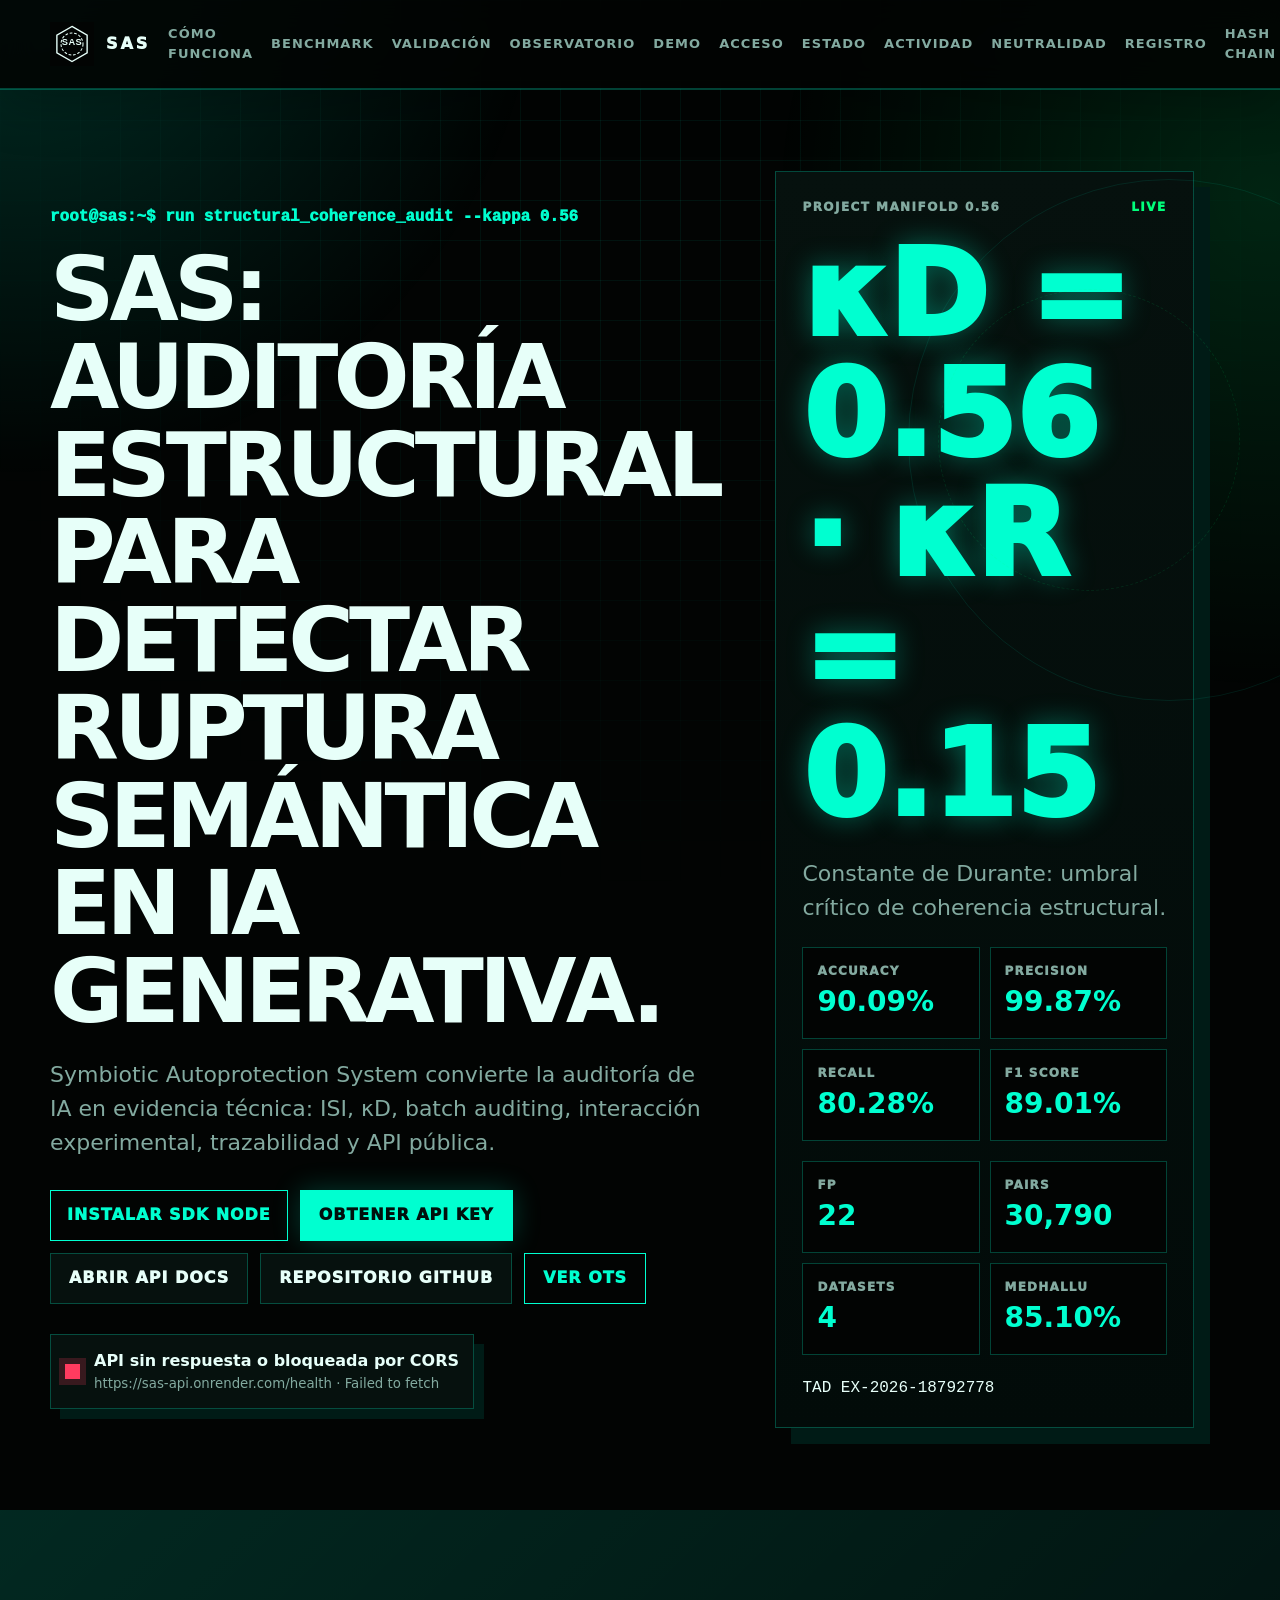
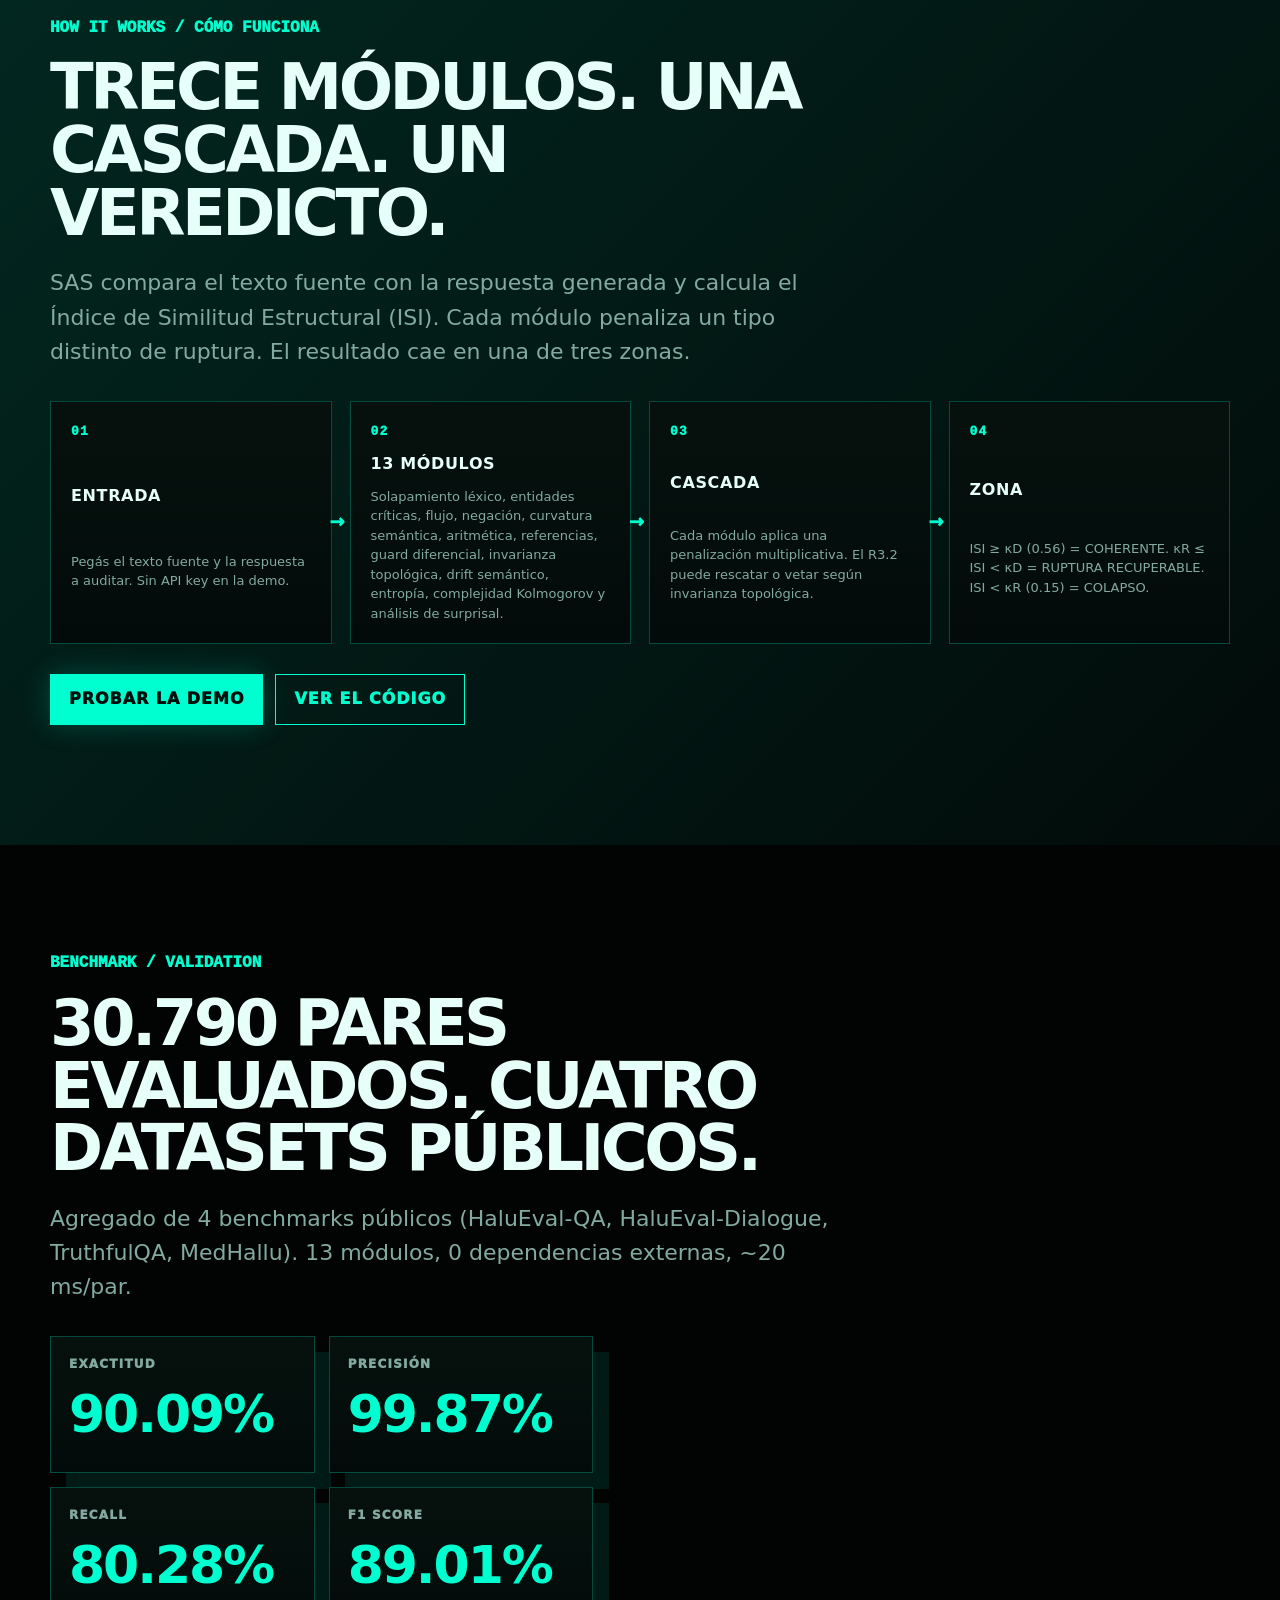
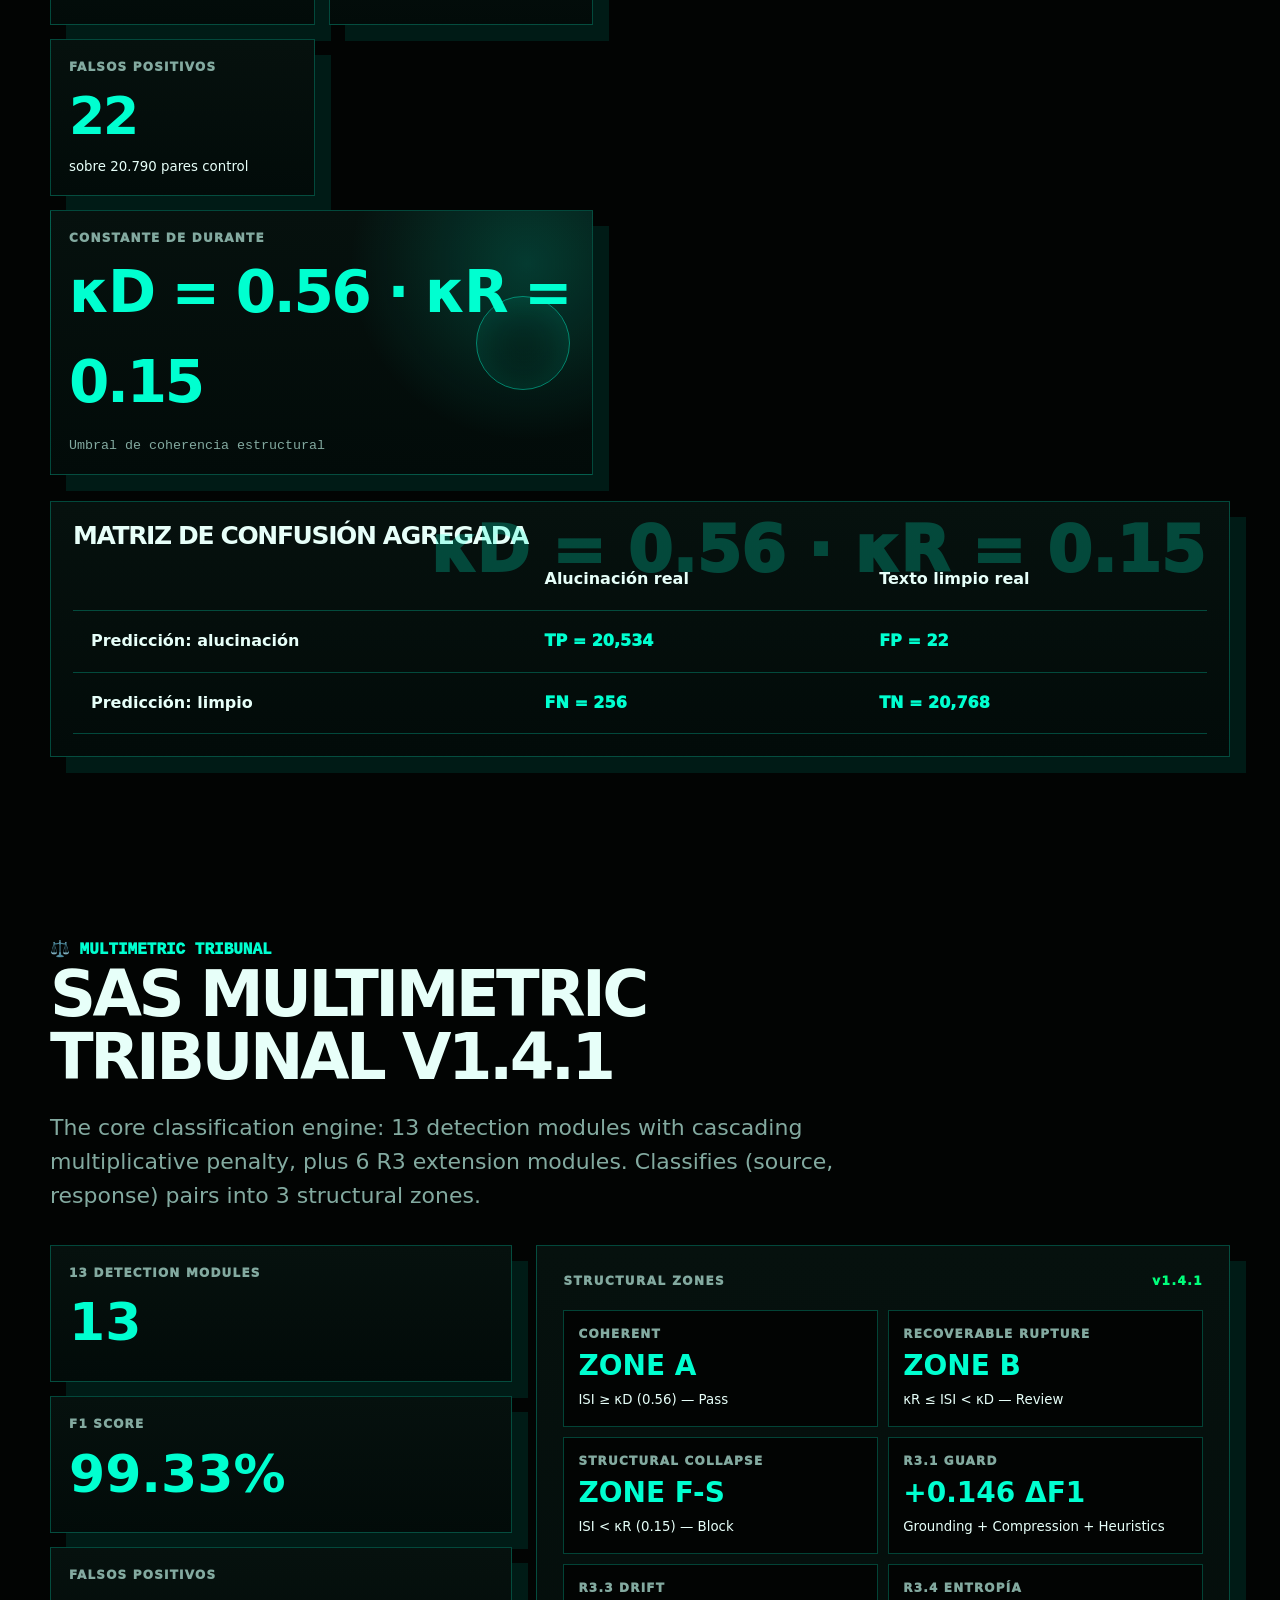
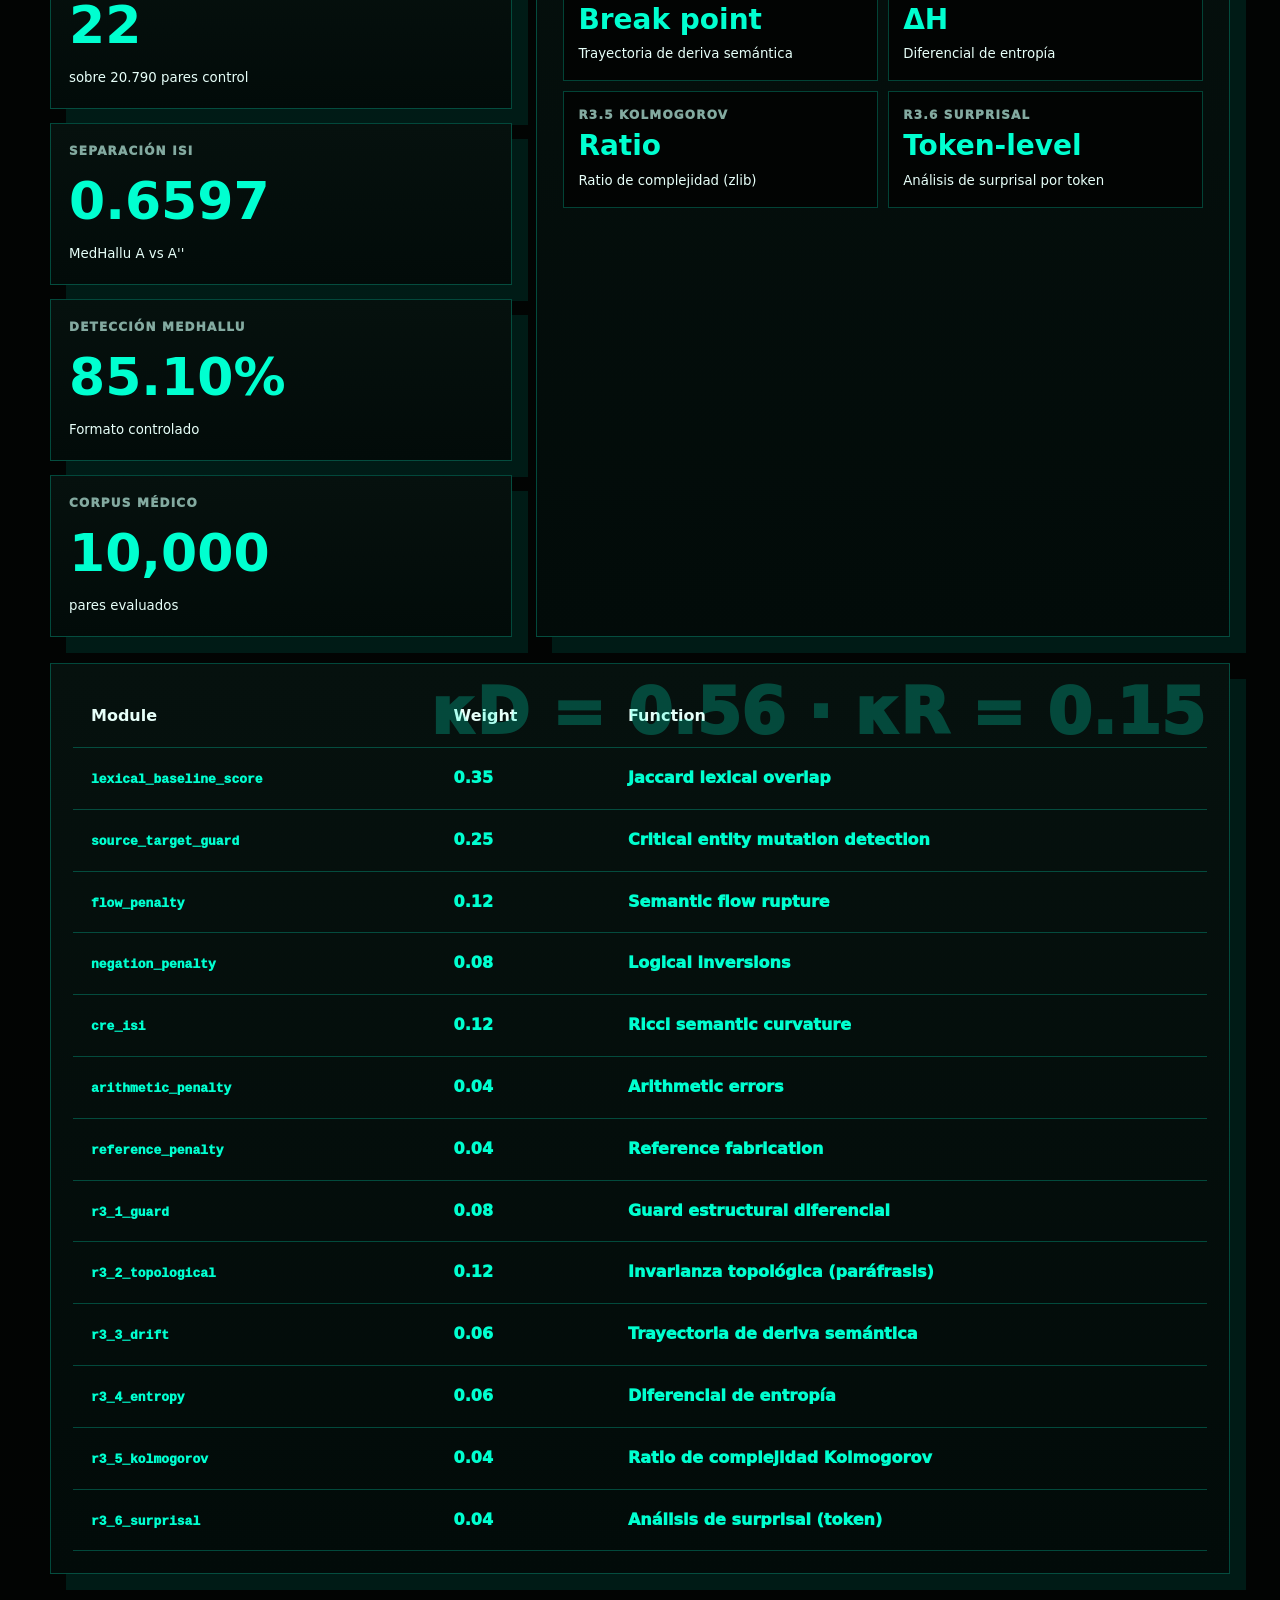
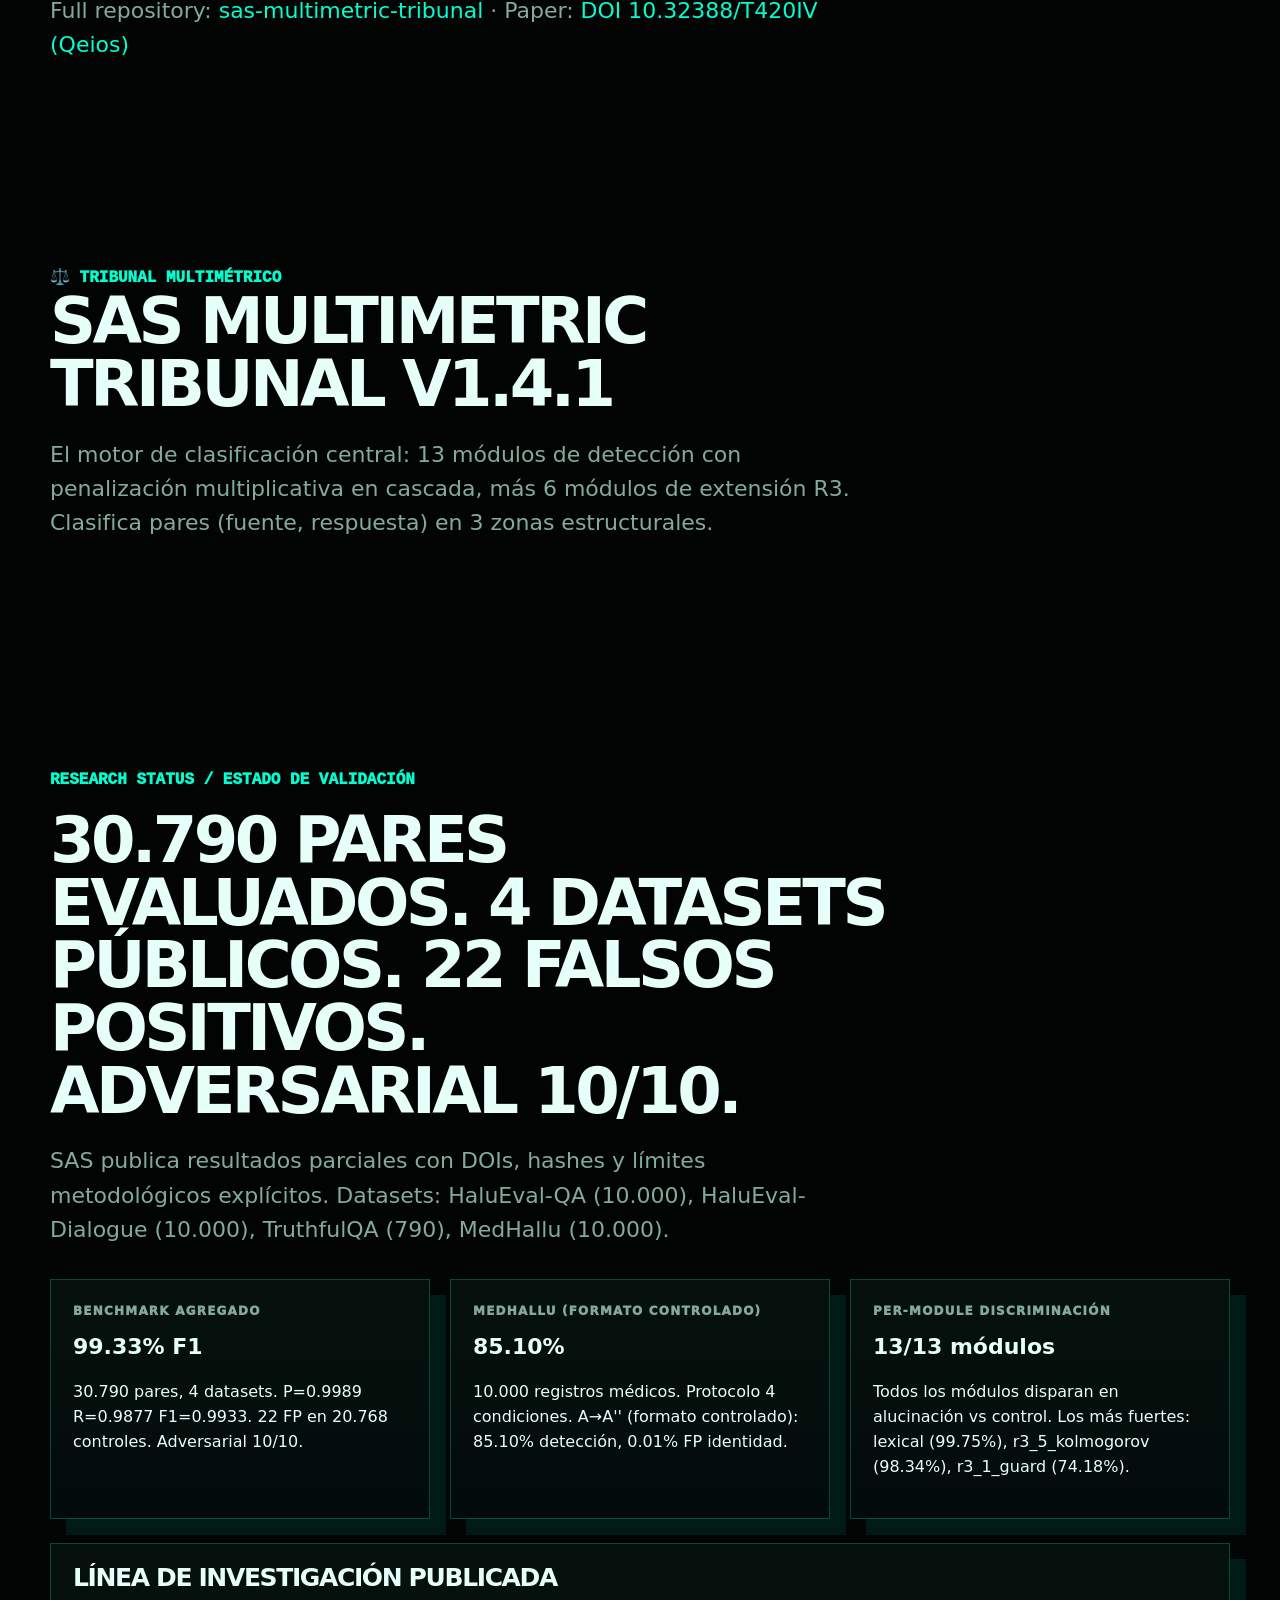
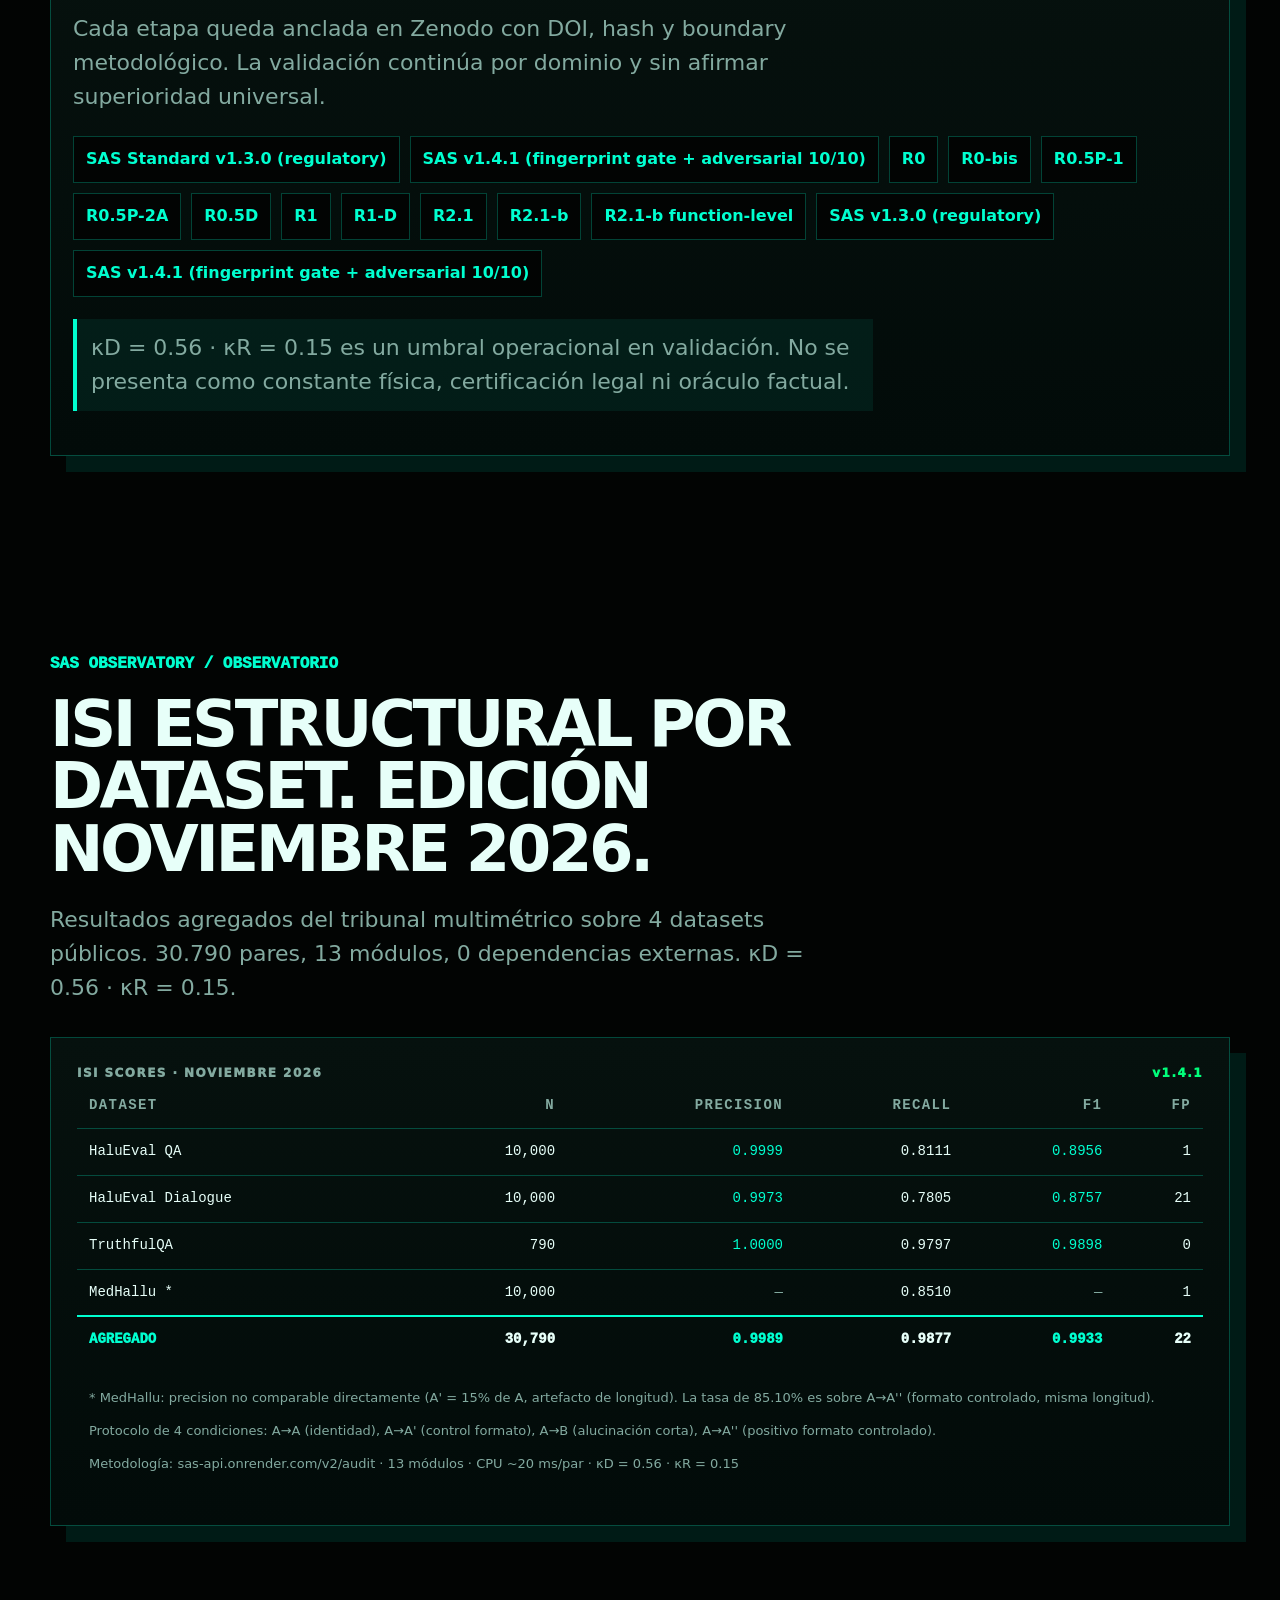
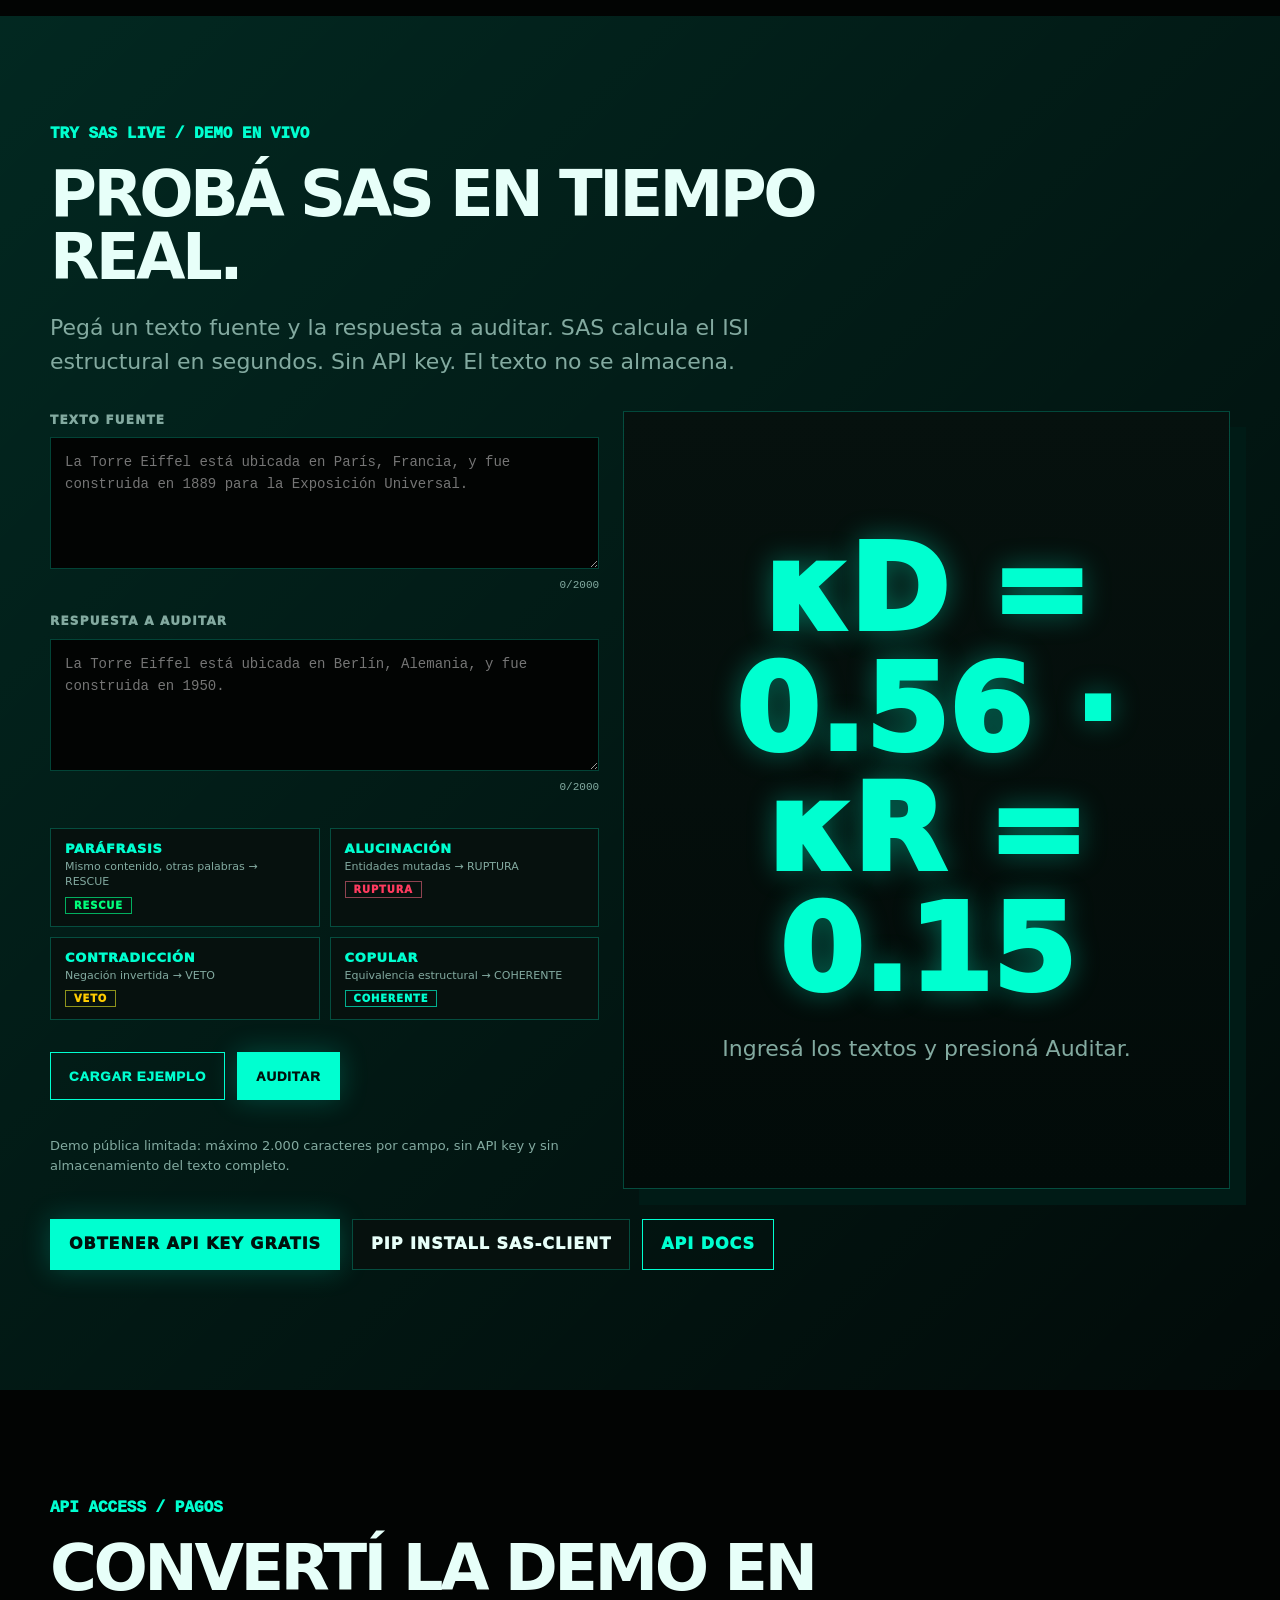
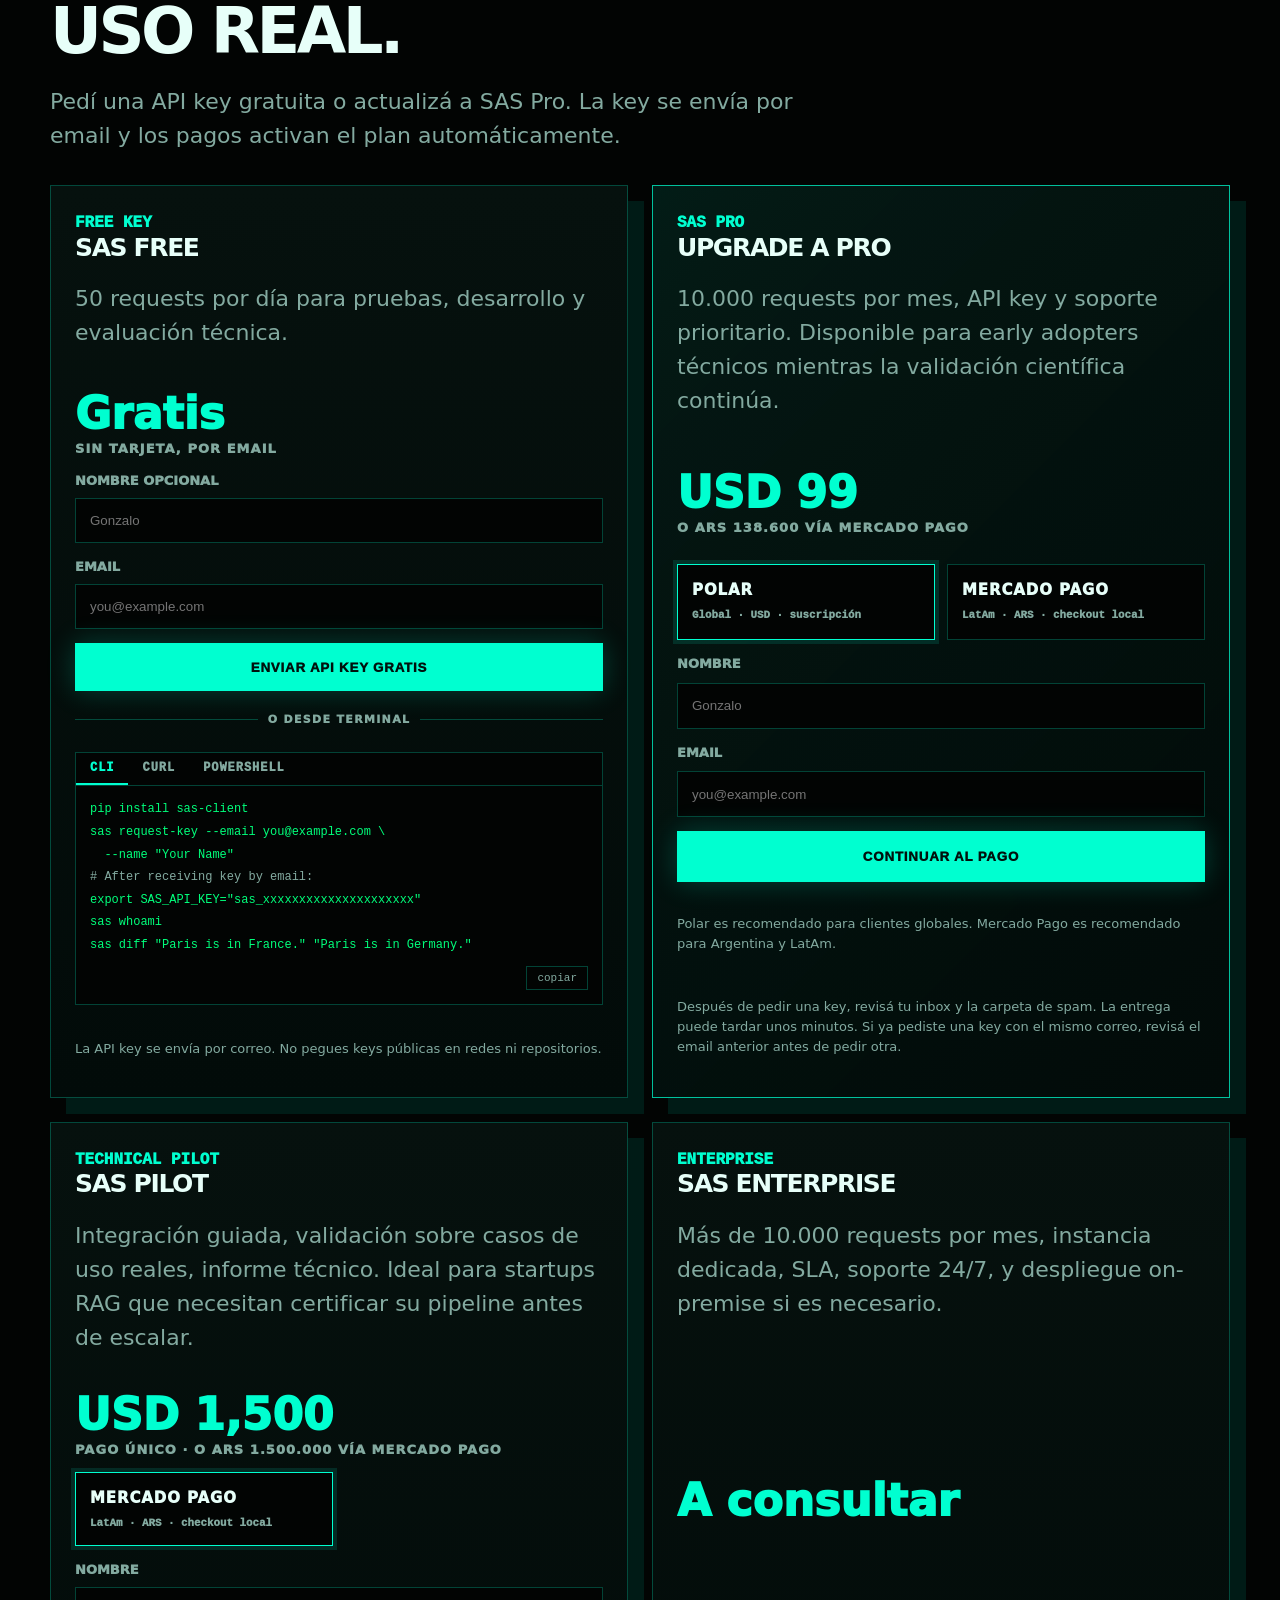
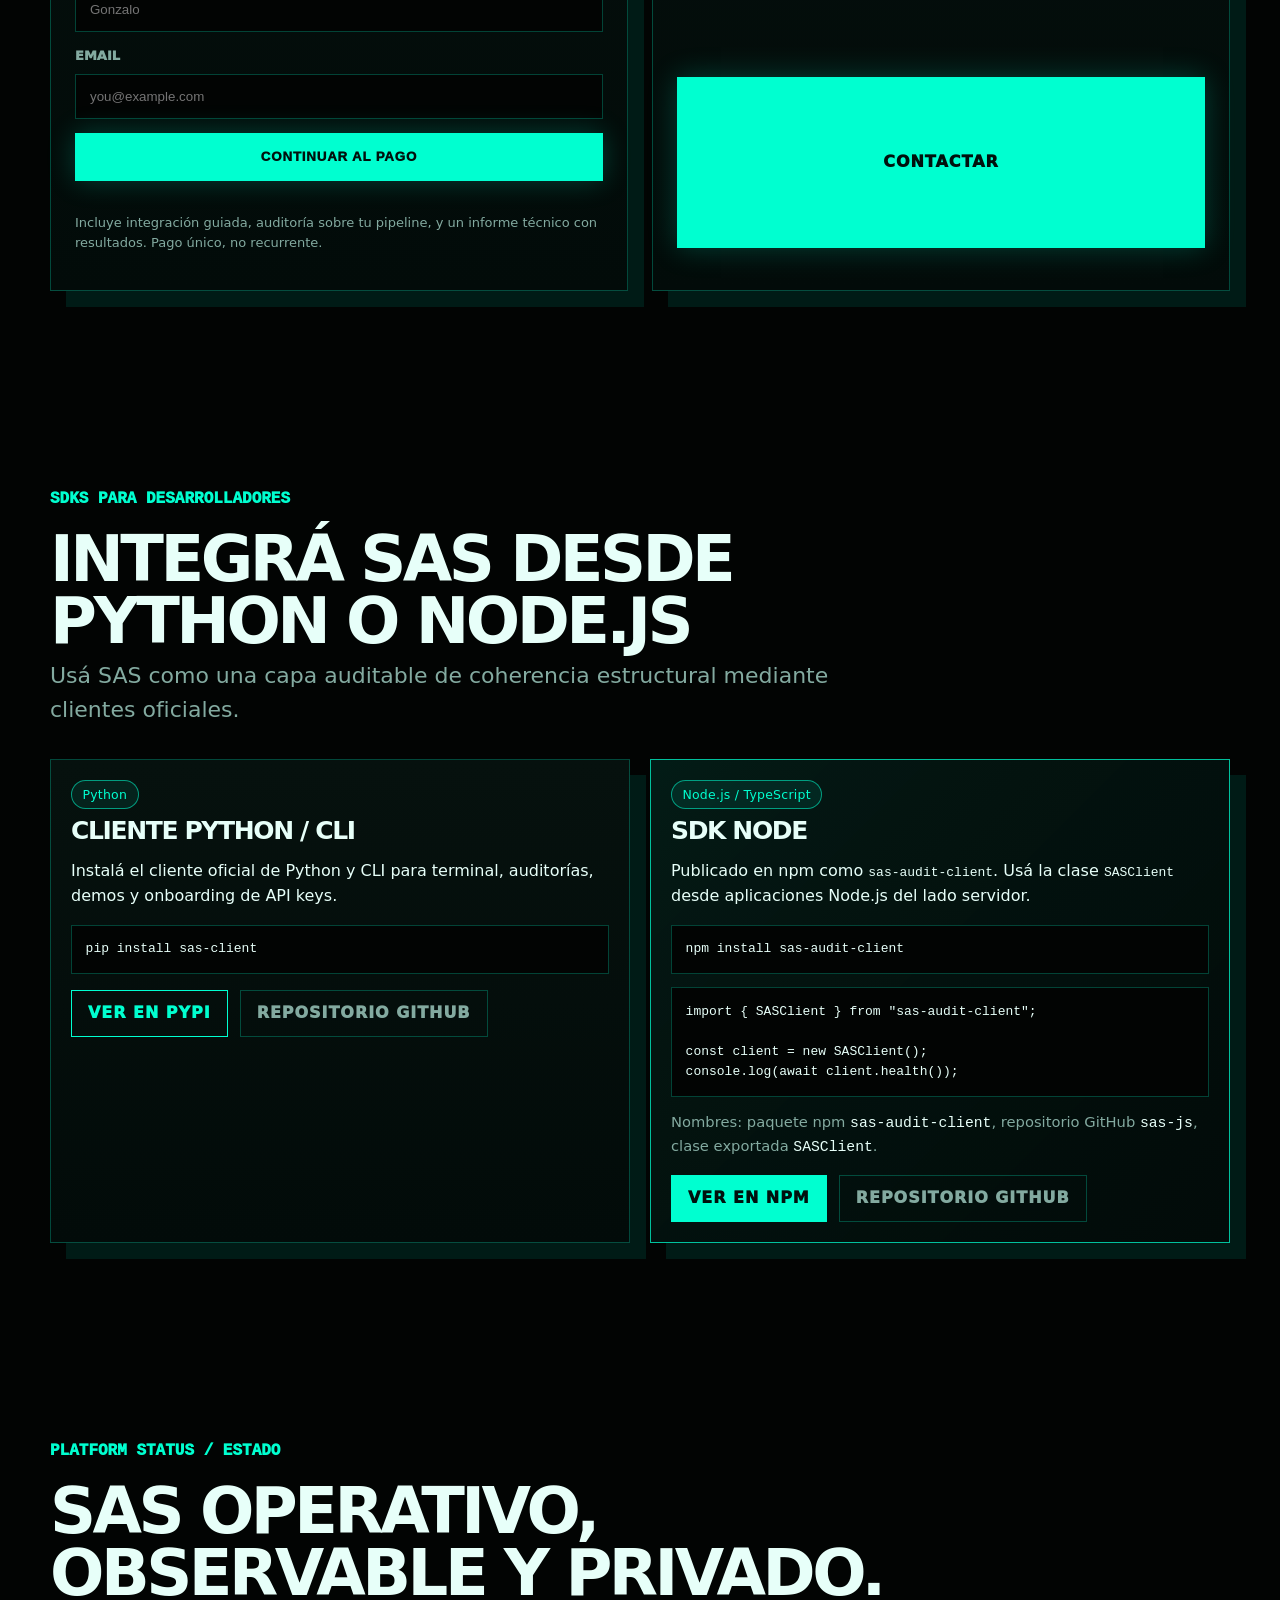
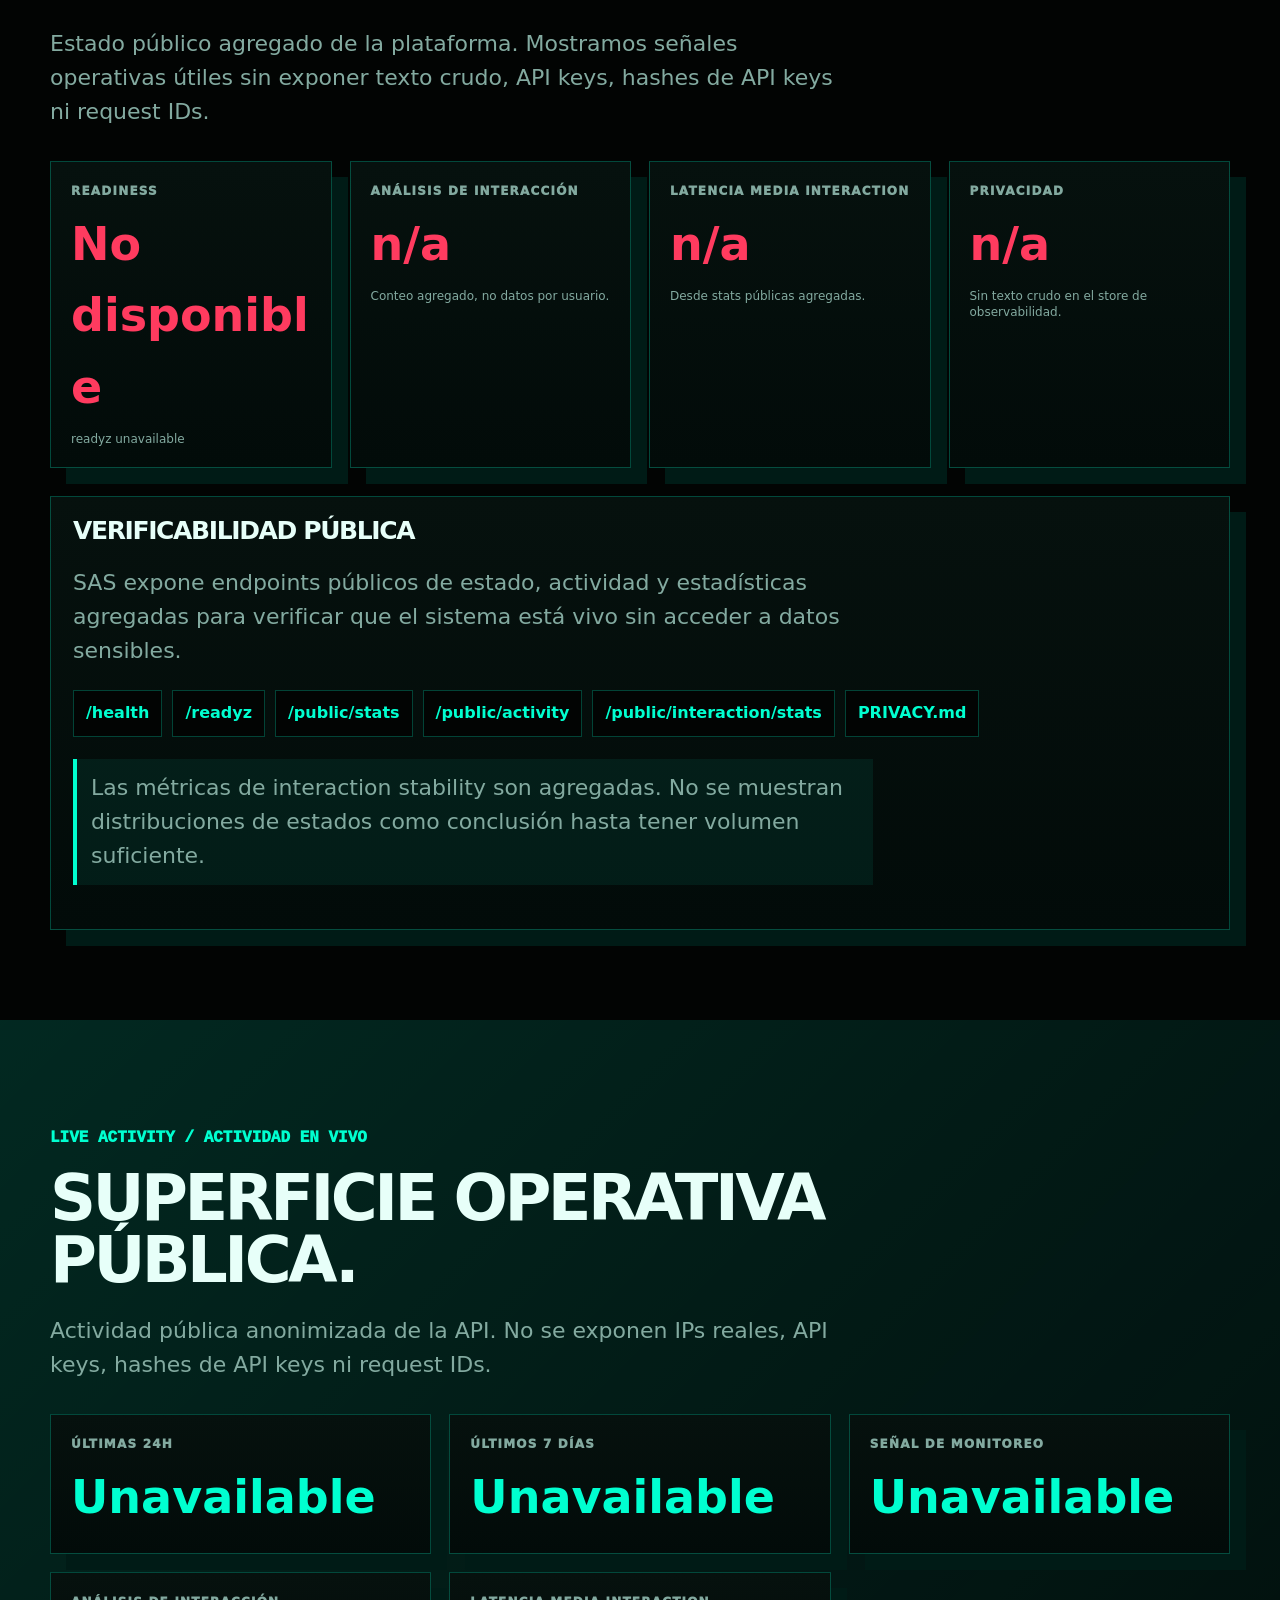
<file: index.html>
<!doctype html>
<html lang="es">
<head>
<meta charset="utf-8"><meta name="viewport" content="width=device-width,initial-scale=1">
<title>SAS | Symbiotic Autoprotection System | κD = 0.56 · κR = 0.15</title>
<meta name="description" content="SAS is a defensive AI auditing API for structural coherence, semantic rupture, batch auditing, and experimental interaction stability. 13 modules, zero external dependencies, ~100 µs/pair. κD = 0.56 · κR = 0.15.">
<meta name="author" content="Gonzalo Emir Durante"><meta name="theme-color" content="#00ffd0">
<meta name="keywords" content="hallucination detection, AI auditing, LLM hallucination, semantic coherence, structural audit, RAG validation, κD, Durante Constant, hallucination detector API">
<meta property="og:type" content="website">
<meta property="og:title" content="SAS | Symbiotic Autoprotection System | κD = 0.56">
<meta property="og:description" content="Detect AI hallucination and semantic rupture in generative outputs. 13 modules, zero external dependencies, ~100 µs/pair, Bitcoin-anchored hash chain.">
<meta property="og:url" content="https://leesintheblindmonk1999.github.io/sas-landing/">
<meta property="og:locale" content="es_AR">
<meta property="og:locale:alternate" content="en_US">
<meta name="twitter:card" content="summary_large_image">
<meta name="twitter:title" content="SAS | Symbiotic Autoprotection System | κD = 0.56">
<meta name="twitter:description" content="Detect AI hallucination and semantic rupture. 13 modules, zero external dependencies, ~100 µs/pair, Bitcoin-anchored hash chain.">
<link rel="canonical" href="https://leesintheblindmonk1999.github.io/sas-landing/">
<script type="application/ld+json">
{
  "@context": "https://schema.org",
  "@type": "SoftwareApplication",
  "name": "SAS — Symbiotic Autoprotection System",
  "alternateName": "SAS Multimetric Tribunal",
  "applicationCategory": "DeveloperApplication",
  "operatingSystem": "Any (REST API)",
  "url": "https://sas-api.onrender.com",
  "description": "Defensive AI auditing API for structural coherence and semantic rupture detection in generative outputs. 13 modules, zero external dependencies, ~100 µs/pair.",
  "author": {"@type": "Person", "name": "Gonzalo Emir Durante"},
  "offers": {"@type": "Offer", "price": "0", "priceCurrency": "USD"},
  "identifier": "10.5281/zenodo.23917127",
  "sameAs": [
    "https://github.com/Leesintheblindmonk1999/SAS-API",
    "https://www.qeios.com/read/T420IV",
    "https://doi.org/10.5281/zenodo.23917127"
  ]
}
</script>
<script type="application/ld+json">
{
  "@context": "https://schema.org",
  "@type": "Dataset",
  "name": "SAS Benchmark V1.4.1 — 30,790 pairs across 4 public datasets",
  "description": "Structural hallucination detection benchmark: 30,790 pairs, 4 datasets, P=0.9989 R=0.9877 F1=0.9933, κD = 0.56, κR = 0.15, adversarial 10/10.",
  "url": "https://github.com/Leesintheblindmonk1999/SAS-API",
  "creator": {"@type": "Person", "name": "Gonzalo Emir Durante"},
  "identifier": "10.5281/zenodo.23917127",
  "license": "https://www.gnu.org/licenses/gpl-3.0.html"
}
</script>
<link rel="icon" href="assets/logo.svg" type="image/svg+xml">
<style>
:root{
  --bg:#020403;--panel:#06110e;--panel2:#020b09;--text:#e7fff9;--muted:#83aaa0;
  --border:rgba(0,255,208,.25);--accent:#00ffd0;--accent2:#00ff7b;
  --danger:#ff3b5f;--warn:#ffcc00;--contrast:#00110d;--shadow:#001b16;
  --grid:rgba(0,255,208,.07);--font:Inter,ui-sans-serif,system-ui,-apple-system,BlinkMacSystemFont,"Segoe UI",sans-serif;
}
body.theme-light{--bg:#f5f1e6;--panel:#fffdf4;--panel2:#e9e0cb;--text:#15120d;--muted:#5b5548;--border:rgba(20,18,13,.25);--accent:#0057ff;--accent2:#007a3d;--danger:#b91c1c;--warn:#a16207;--contrast:#fff;--shadow:#d4c8ad;--grid:rgba(0,87,255,.08)}
body.theme-dark{--bg:#080a12;--panel:#121827;--panel2:#0d1320;--text:#edf2ff;--muted:#a8b0c2;--border:rgba(255,255,255,.16);--accent:#9d7cff;--accent2:#22c55e;--danger:#ef4444;--warn:#f59e0b;--contrast:#fff;--shadow:#050712;--grid:rgba(157,124,255,.07)}
body.theme-tech{--bg:#020403;--panel:#06110e;--panel2:#020b09;--text:#e7fff9;--muted:#83aaa0;--border:rgba(0,255,208,.25);--accent:#00ffd0;--accent2:#00ff7b;--danger:#ff3b5f;--warn:#ffcc00;--contrast:#00110d;--shadow:#001b16;--grid:rgba(0,255,208,.07)}
*{box-sizing:border-box}
html{scroll-behavior:smooth}
body{margin:0;background:var(--bg);color:var(--text);font-family:var(--font);line-height:1.55;overflow-x:hidden}
body:before{content:"";position:fixed;inset:0;background:linear-gradient(var(--grid) 1px,transparent 1px),linear-gradient(90deg,var(--grid) 1px,transparent 1px);background-size:44px 44px;mask-image:radial-gradient(circle at 50% 20%,#000 0%,transparent 75%);pointer-events:none;z-index:-2}
body:after{content:"";position:fixed;inset:-20%;background:radial-gradient(circle at 15% 10%,color-mix(in srgb,var(--accent) 18%,transparent),transparent 28%),radial-gradient(circle at 85% 30%,color-mix(in srgb,var(--accent2) 13%,transparent),transparent 28%);z-index:-3}
a{color:var(--accent);text-decoration:none}a:hover{text-decoration:underline}
img{max-width:100%;display:block}.container{width:min(100% - 32px,1180px);margin:auto}
.skip{position:absolute;left:12px;top:-80px;background:var(--accent);color:var(--contrast);padding:10px 14px;z-index:999}.skip:focus{top:12px}
.topbar{position:sticky;top:0;z-index:50;background:color-mix(in srgb,var(--bg) 88%,transparent);backdrop-filter:blur(16px);border-bottom:1px solid var(--border);padding:6px 0}
.nav{height:76px;display:flex;align-items:center;justify-content:space-between;gap:18px;width:min(100% - 32px,1180px);margin:auto}
.brand{display:flex;align-items:center;gap:12px;color:var(--text);font-weight:1000;letter-spacing:.18em}.brand svg{width:44px;height:44px}.brand:hover{text-decoration:none}
.navlinks{display:flex;align-items:center;gap:18px}.navlinks a{font-size:13px;color:var(--muted);font-weight:900;text-transform:uppercase;letter-spacing:.08em}
.controls{display:flex;gap:6px;flex-wrap:nowrap;justify-content:flex-end}
.btn-mini,.menu-btn{background:var(--panel);color:var(--text);border:1px solid var(--border);font-weight:1000;cursor:pointer;padding:8px 10px;font-size:12px}
.btn-mini.active,.btn-mini:hover{border-color:var(--accent);color:var(--accent)}
.menu-btn{display:none;flex-direction:column;gap:5px}.menu-btn span{display:block;width:24px;height:2px;background:var(--text)}
.hero{min-height:calc(100vh - 76px);display:grid;place-items:center;padding:82px 0}
.hero-grid{display:grid;grid-template-columns:1.08fr .92fr;gap:56px;align-items:center}
.terminal{font-family:ui-monospace,SFMono-Regular,Menlo,Consolas,monospace;color:var(--accent);font-weight:1000}
h1,h2,h3{margin:0;line-height:.98;letter-spacing:-.055em;text-transform:uppercase}
h1{font-size:clamp(42px,7vw,90px)}h2{font-size:clamp(34px,5vw,64px)}h3{font-size:25px}
.lead,.section-text,.legal-copy p,.contact-copy p{color:var(--muted);font-size:clamp(17px,2vw,22px);max-width:800px}
.actions{display:flex;flex-wrap:wrap;gap:12px;margin:30px 0}
.action{display:inline-flex;align-items:center;justify-content:center;min-height:48px;border:1px solid var(--border);padding:12px 18px;text-transform:uppercase;font-weight:1000;letter-spacing:.06em;background:var(--panel);color:var(--text)}
.action.primary{background:var(--accent);border-color:var(--accent);color:var(--contrast)}.action.line{background:transparent;color:var(--accent);border-color:var(--accent)}.action:hover{text-decoration:none;transform:translateY(-2px)}
.status{display:flex;align-items:center;gap:14px;width:max-content;max-width:100%;padding:14px;background:var(--panel);border:1px solid var(--border);box-shadow:10px 10px 0 var(--shadow)}
.dot{width:15px;height:15px;background:var(--warn);box-shadow:0 0 0 6px color-mix(in srgb,var(--warn) 20%,transparent)}.dot.online{background:var(--accent2);box-shadow:0 0 0 6px color-mix(in srgb,var(--accent2) 20%,transparent)}.dot.offline{background:var(--danger);box-shadow:0 0 0 6px color-mix(in srgb,var(--danger) 20%,transparent)}
.status strong{display:block}.status small{display:block;color:var(--muted);word-break:break-all}
.panel,.metric,.chart-card,.matrix,.legal-card,.contact-form,.activity-panel,.activity-card{border:1px solid var(--border);background:linear-gradient(180deg,var(--panel),var(--panel2));box-shadow:16px 16px 0 var(--shadow)}
.panel{padding:26px}.panel-top{display:flex;justify-content:space-between;color:var(--muted);font-size:12px;font-weight:1000;letter-spacing:.12em}.live{color:var(--accent2)}
.kappa{font-size:clamp(62px,10vw,120px);line-height:1;color:var(--accent);font-weight:1000;text-shadow:0 0 28px color-mix(in srgb,var(--accent) 35%,transparent);margin:18px 0}
.id-grid{display:grid;grid-template-columns:repeat(2,1fr);gap:10px;margin:20px 0}.id-grid div{border:1px solid var(--border);padding:14px;background:var(--bg)}.id-grid span,.metric span,.legal-card span,.activity-card span{display:block;color:var(--muted);font-size:12px;letter-spacing:.1em;text-transform:uppercase;font-weight:1000}.id-grid strong{font-size:28px;color:var(--accent)}
.hash,.mono{font-family:ui-monospace,SFMono-Regular,Menlo,Consolas,monospace}.section{padding:90px 0}.kicker{font-family:ui-monospace,SFMono-Regular,Menlo,Consolas,monospace;color:var(--accent);font-weight:1000;text-transform:uppercase}.head{max-width:850px;margin-bottom:32px}
.bench-grid{display:grid;grid-template-columns:.8fr 1.2fr;gap:24px}.metrics{display:grid;gap:14px}.metric{padding:18px}.metric strong{display:block;font-size:clamp(36px,5vw,52px);color:var(--accent)}.metric.zero strong{color:var(--accent2)}
.chart-card{padding:16px}.chart-card img{width:100%;border:1px solid var(--border)}figcaption{color:var(--muted);margin-top:10px;font-size:14px}
.matrix{margin-top:26px;padding:22px;overflow:auto}.matrix table{width:100%;border-collapse:collapse;min-width:600px}.matrix th,.matrix td{padding:18px;border-bottom:1px solid var(--border);text-align:left}.matrix td{color:var(--accent);font-weight:1000}
.hard{background:linear-gradient(135deg,color-mix(in srgb,var(--accent) 12%,transparent),transparent),var(--panel2)}
.split{display:grid;grid-template-columns:.85fr 1.15fr;gap:54px}.legal-grid{display:grid;grid-template-columns:repeat(3,1fr);gap:20px}.legal-card{padding:22px}.legal-card strong{display:block;margin:10px 0;font-size:22px;word-break:break-word}.long{word-break:break-all;color:var(--muted);font-size:13px}
.live-grid{display:grid;grid-template-columns:repeat(3,1fr);gap:18px;margin:24px 0}.activity-card{padding:20px}.activity-card strong{display:block;font-size:clamp(30px,4vw,46px);color:var(--accent);margin-top:8px}.activity-panel{padding:22px;margin-top:28px;overflow:hidden}.activity-list{display:grid;gap:.55rem;max-height:520px;overflow:auto;padding-right:4px}.activity-row{display:grid;grid-template-columns:80px 1fr;gap:.55rem;align-items:center;padding:.75rem;border-radius:12px;background:rgba(255,255,255,.04);border:1px solid rgba(255,255,255,.04)}.activity-row code{font-weight:1000;color:var(--accent)}.activity-row span{font-family:ui-monospace,SFMono-Regular,Menlo,Consolas,monospace;word-break:break-word}.activity-row small{grid-column:2;color:var(--muted);font-size:12px}.status-2{border-left:3px solid var(--accent2)}.status-3{border-left:3px solid var(--accent)}.status-4{border-left:3px solid var(--warn)}.status-5{border-left:3px solid var(--danger)}.status-other{border-left:3px solid var(--muted)}
.contact{background:var(--panel2)}.links{display:grid;gap:10px;margin:22px 0}.contact-form{display:grid;gap:16px;padding:24px}label{display:grid;gap:7px;color:var(--muted);font-weight:1000;text-transform:uppercase;font-size:13px}input,textarea{background:var(--bg);color:var(--text);border:1px solid var(--border);padding:14px;outline:none}input:focus,textarea:focus{border-color:var(--accent);box-shadow:0 0 0 4px color-mix(in srgb,var(--accent) 18%,transparent)}
.footer{border-top:1px solid var(--border);padding:30px 0;background:var(--panel)}.footer-grid{display:grid;gap:12px}.footer-links{display:flex;gap:16px;flex-wrap:wrap}
.reveal{opacity:0;transform:translateY(20px);transition:opacity .55s ease,transform .55s ease}.reveal.visible{opacity:1;transform:none}
@media(max-width:900px){.menu-btn{display:flex}.navlinks{position:absolute;left:16px;right:16px;top:82px;display:none;flex-direction:column;align-items:stretch;background:var(--panel);border:1px solid var(--border);padding:18px}.navlinks.open{display:flex}.hero-grid,.bench-grid,.split,.legal-grid,.live-grid{grid-template-columns:1fr}.controls .theme-text{display:none}.status{width:100%}}
@media(max-width:560px){.container,.nav{width:min(100% - 20px,1180px)}.brand span{display:none}h1{font-size:39px}.actions .action{width:100%}.id-grid{grid-template-columns:1fr}.btn-mini{padding:7px 8px}.activity-row{grid-template-columns:1fr}.activity-row small{grid-column:1}}

/* SAS access and billing */
.access-grid{display:grid;grid-template-columns:1fr 1fr;gap:24px;align-items:start}.access-card{border:1px solid var(--border);background:linear-gradient(180deg,var(--panel),var(--panel2));box-shadow:16px 16px 0 var(--shadow);padding:24px;display:grid;gap:16px}.access-card.featured{background:linear-gradient(135deg,color-mix(in srgb,var(--accent) 10%,transparent),var(--panel2));border-color:color-mix(in srgb,var(--accent) 65%,var(--border))}.access-price{font-size:clamp(28px,4vw,44px);font-weight:1000;color:var(--accent);line-height:1}.access-price small{display:block;color:var(--muted);font-size:13px;letter-spacing:.08em;text-transform:uppercase;margin-top:6px}.access-form{display:grid;gap:14px}.access-status{display:none;padding:14px;border:1px solid var(--border);background:var(--bg);font-weight:900}.access-status.ok{display:block;border-color:var(--accent2);color:var(--accent2);background:color-mix(in srgb,var(--accent2) 8%,transparent)}.access-status.warn{display:block;border-color:var(--warn);color:var(--warn);background:color-mix(in srgb,var(--warn) 8%,transparent)}.access-status.err{display:block;border-color:var(--danger);color:var(--danger);background:color-mix(in srgb,var(--danger) 8%,transparent)}.provider-grid{display:grid;grid-template-columns:1fr 1fr;gap:12px}.provider-option{cursor:pointer;border:1px solid var(--border);background:var(--bg);padding:14px;display:grid;gap:4px;text-transform:none}.provider-option input{position:absolute;opacity:0;pointer-events:none}.provider-option span{color:var(--text);font-size:15px;font-weight:1000;text-transform:uppercase;letter-spacing:.06em}.provider-option small{color:var(--muted);font-family:ui-monospace,SFMono-Regular,Menlo,Consolas,monospace}.provider-option:has(input:checked){border-color:var(--accent);box-shadow:0 0 0 4px color-mix(in srgb,var(--accent) 12%,transparent)}.checkout-notice{margin-bottom:22px}
@media(max-width:900px){.access-grid{grid-template-columns:1fr}}
@media(max-width:560px){.provider-grid{grid-template-columns:1fr}}

/* CLI / curl block inside Free Key card */
.access-cli-block{margin-top:4px;border:1px solid var(--border);background:var(--bg);padding:0}
.access-tabs{display:flex;border-bottom:1px solid var(--border)}
.access-tab{background:transparent;border:none;color:var(--muted);font-family:ui-monospace,SFMono-Regular,Menlo,Consolas,monospace;font-size:12px;font-weight:1000;letter-spacing:.08em;text-transform:uppercase;padding:8px 14px;cursor:pointer;border-bottom:2px solid transparent;transition:color .18s,border-color .18s}
.access-tab:hover{color:var(--text)}
.access-tab.active{color:var(--accent);border-bottom-color:var(--accent)}
.access-code-block{padding:14px;display:grid;gap:4px}
.access-code-block code{display:block;font-family:ui-monospace,SFMono-Regular,Menlo,Consolas,monospace;font-size:12px;color:var(--accent2);white-space:pre;overflow-x:auto}
.access-code-block code.comment{color:var(--muted)}
.access-copy-btn{justify-self:end;margin-top:8px;background:transparent;border:1px solid var(--border);color:var(--muted);font-family:ui-monospace,SFMono-Regular,Menlo,Consolas,monospace;font-size:11px;padding:5px 10px;cursor:pointer;transition:color .18s,border-color .18s}
.access-copy-btn:hover{color:var(--accent);border-color:var(--accent)}
.access-cli-divider{display:flex;align-items:center;gap:10px;color:var(--muted);font-size:11px;font-weight:1000;letter-spacing:.12em;text-transform:uppercase;margin:4px 0}
.access-cli-divider:before,.access-cli-divider:after{content:"";flex:1;height:1px;background:var(--border)}

/* SAS public demo */
.demo-grid{display:grid;grid-template-columns:.95fr 1.05fr;gap:24px;align-items:stretch}.demo-inputs{display:grid;gap:18px}.demo-field{display:grid;gap:8px}.demo-label{font-size:12px;font-weight:1000;text-transform:uppercase;letter-spacing:.1em;color:var(--muted)}.demo-textarea{min-height:132px;resize:vertical;font-family:ui-monospace,SFMono-Regular,Menlo,Consolas,monospace;font-size:14px;line-height:1.55}.demo-charcount{font-size:11px;color:var(--muted);text-align:right;font-family:ui-monospace,SFMono-Regular,Menlo,Consolas,monospace}.demo-actions{display:flex;gap:12px;flex-wrap:wrap}.demo-result-panel{min-height:100%;display:flex;flex-direction:column;justify-content:center}.demo-idle{text-align:center}.demo-loading{display:flex;flex-direction:column;align-items:center;gap:16px;text-align:center}.demo-spinner{width:42px;height:42px;border:3px solid var(--border);border-top-color:var(--accent);border-radius:50%;animation:demoSpin .8s linear infinite}@keyframes demoSpin{to{transform:rotate(360deg)}}.demo-error{padding:16px;border:1px solid var(--danger);background:color-mix(in srgb,var(--danger) 10%,transparent);color:var(--danger);font-weight:900}.demo-result-grid{display:grid;grid-template-columns:repeat(2,1fr);gap:10px;margin-bottom:18px}.demo-result-grid div{border:1px solid var(--border);padding:14px;background:var(--bg)}.demo-result-grid span{display:block;color:var(--muted);font-size:12px;letter-spacing:.1em;text-transform:uppercase;font-weight:1000}.demo-result-grid strong{font-size:clamp(28px,4vw,46px);color:var(--accent)}.demo-hash{font-family:ui-monospace,SFMono-Regular,Menlo,Consolas,monospace;font-size:11px;word-break:break-all;color:var(--muted)}.demo-verdict-badge{display:inline-block;margin-top:8px;padding:8px 16px;font-weight:1000;font-size:15px;letter-spacing:.06em;text-transform:uppercase;border:1px solid var(--border);background:var(--bg)}.demo-verdict-badge.coherent{border-color:var(--accent2);color:var(--accent2);background:color-mix(in srgb,var(--accent2) 10%,transparent)}.demo-verdict-badge.rupture{border-color:var(--danger);color:var(--danger);background:color-mix(in srgb,var(--danger) 10%,transparent)}.demo-verdict-badge.warn{border-color:var(--warn);color:var(--warn);background:color-mix(in srgb,var(--warn) 10%,transparent)}.demo-modules-list{display:flex;flex-wrap:wrap;gap:8px;margin-top:8px}.demo-module-tag{padding:5px 11px;border:1px solid var(--border);font-family:ui-monospace,SFMono-Regular,Menlo,Consolas,monospace;font-size:12px;color:var(--accent);background:var(--bg)}.demo-muted{color:var(--muted);font-family:ui-monospace,SFMono-Regular,Menlo,Consolas,monospace;font-size:13px}.demo-privacy{margin-top:18px;color:var(--muted);font-size:13px}.demo-run-row{display:grid;gap:16px}.demo-mini-link{font-size:13px;color:var(--muted)}
@media(max-width:900px){.demo-grid{grid-template-columns:1fr}.demo-result-panel{min-height:320px}}
@media(max-width:560px){.demo-result-grid{grid-template-columns:1fr}.demo-actions .action{width:100%}}

/* SAS aesthetic pass v2 */
:root{--radius:0px;--ease:cubic-bezier(.2,.8,.2,1)}
body:before{background-size:40px 40px;animation:gridDrift 18s linear infinite}
body:after{animation:auroraFloat 12s ease-in-out infinite alternate}
@keyframes gridDrift{to{background-position:40px 40px}}
@keyframes auroraFloat{0%{transform:translate3d(-1.5%,0,0) scale(1)}100%{transform:translate3d(1.5%,1%,0) scale(1.04)}}
.topbar{box-shadow:0 1px 0 var(--border),0 18px 50px rgba(0,0,0,.22)}
.navlinks a,.btn-mini,.action,.provider-option,.metric,.access-card,.chart-card,.panel,.activity-card,.legal-card{transition:transform .22s var(--ease),border-color .22s var(--ease),box-shadow .22s var(--ease),background .22s var(--ease),color .22s var(--ease)}
.navlinks a:hover{color:var(--accent);text-decoration:none;text-shadow:0 0 16px color-mix(in srgb,var(--accent) 45%,transparent)}
.action:hover,.metric:hover,.access-card:hover,.chart-card:hover,.panel:hover,.activity-card:hover,.legal-card:hover{transform:translateY(-3px);border-color:color-mix(in srgb,var(--accent) 70%,var(--border))}
.action.primary{box-shadow:0 0 28px color-mix(in srgb,var(--accent) 22%,transparent)}
.action.primary:hover{box-shadow:0 0 42px color-mix(in srgb,var(--accent) 34%,transparent),8px 8px 0 var(--shadow)}
.hero{position:relative;overflow:hidden}
.hero:before{content:"";position:absolute;width:520px;height:520px;right:-150px;top:90px;border:1px solid color-mix(in srgb,var(--accent) 22%,transparent);border-radius:50%;opacity:.42;filter:blur(.1px);animation:slowRotate 28s linear infinite}
.hero:after{content:"";position:absolute;width:300px;height:300px;right:40px;top:200px;border:1px dashed color-mix(in srgb,var(--accent2) 30%,transparent);border-radius:50%;opacity:.35;animation:slowRotate 18s linear infinite reverse}
@keyframes slowRotate{to{transform:rotate(360deg)}}
.kappa{position:relative;animation:kappaPulse 3.4s ease-in-out infinite}
@keyframes kappaPulse{0%,100%{text-shadow:0 0 22px color-mix(in srgb,var(--accent) 25%,transparent)}50%{text-shadow:0 0 44px color-mix(in srgb,var(--accent) 52%,transparent)}}
.bench-grid-balanced{grid-template-columns:minmax(360px,.94fr) minmax(420px,1.06fr);align-items:stretch}
.metrics-balanced{grid-template-columns:1fr 1fr;grid-auto-rows:minmax(128px,auto)}
.metrics-balanced .metric{display:flex;flex-direction:column;justify-content:center;min-height:128px}
.metrics-balanced .metric strong{letter-spacing:-.04em}
.kappa-metric{grid-column:1 / -1;min-height:150px;position:relative;overflow:hidden;background:radial-gradient(circle at 88% 20%,color-mix(in srgb,var(--accent) 18%,transparent),transparent 34%),linear-gradient(180deg,var(--panel),var(--panel2))}
.kappa-metric strong{font-size:clamp(34px,5vw,58px)!important}
.kappa-metric small{color:var(--muted);font-family:ui-monospace,SFMono-Regular,Menlo,Consolas,monospace;margin-top:8px}
.kappa-metric:after{content:"";position:absolute;right:22px;top:50%;width:92px;height:92px;border:1px solid color-mix(in srgb,var(--accent) 45%,transparent);border-radius:50%;transform:translateY(-50%);box-shadow:0 0 42px color-mix(in srgb,var(--accent) 14%,transparent) inset}

.matrix{position:relative;overflow:hidden}
.matrix:before{content:"κD = 0.56 · κR = 0.15";position:absolute;right:24px;top:16px;color:color-mix(in srgb,var(--accent) 24%,transparent);font-size:clamp(28px,5vw,72px);font-weight:1000;line-height:1;pointer-events:none}
.access-grid{align-items:stretch}
.access-card{min-height:520px}
.access-card .section-text{min-height:72px}
.provider-option:hover{transform:translateY(-2px);border-color:color-mix(in srgb,var(--accent) 60%,var(--border))}
input,textarea{transition:border-color .2s var(--ease),box-shadow .2s var(--ease),transform .2s var(--ease)}
input:focus,textarea:focus{transform:translateY(-1px)}
.live-grid{grid-template-columns:repeat(3,minmax(0,1fr))}
.activity-panel{min-height:360px}

/* H0 operational platform snapshot */
.platform-grid{display:grid;grid-template-columns:repeat(4,minmax(0,1fr));gap:18px}
.platform-card small,.activity-card small{display:block;margin-top:8px;color:var(--muted);font-size:12px;line-height:1.35}
.platform-card strong{word-break:break-word}
.platform-links{display:flex;flex-wrap:wrap;gap:10px;margin-top:16px}
.platform-links a{border:1px solid var(--border);padding:10px 12px;background:var(--bg);font-weight:900}
.platform-note{border-left:4px solid var(--accent);padding:12px 14px;background:color-mix(in srgb,var(--accent) 7%,transparent);color:var(--muted)}
.platform-card.ok strong{color:var(--accent2)}
.platform-card.warn strong{color:var(--warn)}
.platform-card.err strong{color:var(--danger)}
@media(max-width:980px){.platform-grid{grid-template-columns:1fr 1fr}}
@media(max-width:620px){.platform-grid{grid-template-columns:1fr}}

@media (prefers-reduced-motion: reduce){*,*:before,*:after{animation:none!important;transition:none!important;scroll-behavior:auto!important}}
@media(max-width:900px){.bench-grid-balanced,.metrics-balanced{grid-template-columns:1fr}.kappa-metric{grid-column:auto}.access-card{min-height:auto}}

/* ===== Patch faltante: botones, SDKs y encabezados ===== */
.btn{
  display:inline-flex;align-items:center;justify-content:center;min-height:42px;
  border:1px solid var(--border);padding:10px 16px;font-weight:1000;
  text-transform:uppercase;letter-spacing:.06em;background:var(--panel);color:var(--text);
  transition:transform .22s var(--ease,ease),border-color .22s var(--ease,ease),background .22s var(--ease,ease),color .22s var(--ease,ease);
}
.btn:hover{text-decoration:none;transform:translateY(-2px);border-color:var(--accent);color:var(--accent)}
.btn-primary{background:var(--accent);border-color:var(--accent);color:var(--contrast)}
.btn-primary:hover{background:color-mix(in srgb,var(--accent) 86%,white);border-color:var(--accent);color:var(--contrast)}
.btn-secondary{background:transparent;border-color:var(--accent);color:var(--accent)}
.btn-secondary:hover{background:color-mix(in srgb,var(--accent) 12%,transparent);color:var(--accent)}
.btn-ghost{background:transparent;border-color:var(--border);color:var(--muted)}
.btn-ghost:hover{border-color:var(--accent);color:var(--accent)}

.section-header{max-width:850px;margin-bottom:32px}
.section-header .eyebrow{font-family:ui-monospace,SFMono-Regular,Menlo,Consolas,monospace;color:var(--accent);font-weight:1000;text-transform:uppercase}
.section-subtitle{color:var(--muted);font-size:clamp(17px,2vw,22px);max-width:800px;margin-top:.35rem}

.form-note,.request-key-note{margin-top:.85rem;color:var(--muted);font-size:13px}

.sdk-grid{display:grid;grid-template-columns:repeat(2,minmax(0,1fr));gap:1.25rem;margin-top:2rem}
.sdk-card{
  border:1px solid var(--border);border-radius:0;padding:1.25rem;
  background:linear-gradient(180deg,var(--panel),var(--panel2));
  box-shadow:16px 16px 0 var(--shadow);
}
.sdk-card-featured{
  border-color:color-mix(in srgb,var(--accent) 65%,var(--border));
  background:linear-gradient(135deg,color-mix(in srgb,var(--accent) 10%,transparent),var(--panel2));
  box-shadow:16px 16px 0 var(--shadow);
}
.sdk-card-header{display:flex;flex-direction:column;gap:.6rem;margin-bottom:.75rem}
.sdk-badge{
  width:fit-content;border:1px solid color-mix(in srgb,var(--accent) 40%,var(--border));
  border-radius:999px;padding:.24rem .65rem;font-size:.78rem;letter-spacing:.02em;
  color:var(--accent);background:color-mix(in srgb,var(--accent) 8%,transparent);
}
.sdk-card pre{
  overflow-x:auto;border-radius:0;padding:.85rem;background:var(--bg);border:1px solid var(--border);
}
.sdk-card code{white-space:pre-wrap;color:var(--text)}
.sdk-note{font-size:.92rem;color:var(--muted)}
.sdk-actions{display:flex;flex-wrap:wrap;gap:.75rem;margin-top:1rem}
@media(max-width:820px){.sdk-grid{grid-template-columns:1fr}}

/* ── Demo scenarios (pre-cargados) ─────────────────────────────────── */
.demo-scenarios{display:grid;grid-template-columns:repeat(2,1fr);gap:10px;margin:14px 0}
.demo-scenario-btn{display:flex;flex-direction:column;gap:3px;text-align:left;background:var(--panel);border:1px solid var(--border);color:var(--text);padding:12px 14px;cursor:pointer;font-family:var(--font);transition:transform .22s var(--ease),border-color .22s var(--ease),box-shadow .22s var(--ease)}
.demo-scenario-btn:hover{transform:translateY(-2px);border-color:var(--accent);box-shadow:0 0 18px color-mix(in srgb,var(--accent) 18%,transparent)}
.demo-scenario-btn.active{border-color:var(--accent);box-shadow:0 0 0 3px color-mix(in srgb,var(--accent) 14%,transparent)}
.demo-scenario-btn strong{font-size:13px;font-weight:1000;letter-spacing:.05em;text-transform:uppercase;color:var(--accent)}
.demo-scenario-btn small{font-size:11px;color:var(--muted);line-height:1.4}
.demo-scenario-btn .scenario-tag{display:inline-block;width:max-content;margin-top:4px;padding:2px 8px;font-size:10px;font-weight:1000;letter-spacing:.08em;text-transform:uppercase;border:1px solid var(--border)}
.scenario-tag.rescue{color:var(--accent2);border-color:color-mix(in srgb,var(--accent2) 55%,var(--border))}
.scenario-tag.rupture{color:var(--danger);border-color:color-mix(in srgb,var(--danger) 55%,var(--border))}
.scenario-tag.veto{color:var(--warn);border-color:color-mix(in srgb,var(--warn) 55%,var(--border))}
.scenario-tag.coherent{color:var(--accent);border-color:color-mix(in srgb,var(--accent) 55%,var(--border))}
@media(max-width:560px){.demo-scenarios{grid-template-columns:1fr}}

/* ── Hash chain verification widget ────────────────────────────────── */
.hashchain-grid{display:grid;grid-template-columns:1fr 1fr;gap:24px;align-items:start}
.hashchain-card{border:1px solid var(--border);background:linear-gradient(180deg,var(--panel),var(--panel2));box-shadow:16px 16px 0 var(--shadow);padding:24px;display:grid;gap:16px}
.hashchain-input{background:var(--bg);color:var(--text);border:1px solid var(--border);padding:14px;font-family:ui-monospace,SFMono-Regular,Menlo,Consolas,monospace;font-size:12px;outline:none;width:100%}
.hashchain-input:focus{border-color:var(--accent);box-shadow:0 0 0 4px color-mix(in srgb,var(--accent) 18%,transparent)}
.hashchain-status{display:none;padding:14px;border:1px solid var(--border);background:var(--bg);font-weight:900;font-size:14px}
.hashchain-status.ok{display:block;border-color:var(--accent2);color:var(--accent2);background:color-mix(in srgb,var(--accent2) 8%,transparent)}
.hashchain-status.err{display:block;border-color:var(--danger);color:var(--danger);background:color-mix(in srgb,var(--danger) 8%,transparent)}
.hashchain-status.warn{display:block;border-color:var(--warn);color:var(--warn);background:color-mix(in srgb,var(--warn) 8%,transparent)}
.hashchain-levels{display:grid;gap:8px}
.hashchain-level{display:grid;grid-template-columns:auto 1fr;gap:10px;align-items:center;padding:10px 12px;border:1px solid var(--border);background:var(--bg);font-family:ui-monospace,SFMono-Regular,Menlo,Consolas,monospace;font-size:11px}
.hashchain-level .level-num{color:var(--muted);font-weight:1000;letter-spacing:.08em}
.hashchain-level .level-hash{color:var(--accent);word-break:break-all}
.hashchain-level .level-desc{grid-column:2;color:var(--muted);font-size:11px}
.hashchain-verify-btn{justify-self:start}
@media(max-width:900px){.hashchain-grid{grid-template-columns:1fr}}

/* ── How it works (cómo funciona) ──────────────────────────────────── */
.how-grid{display:grid;grid-template-columns:repeat(4,1fr);gap:18px;margin:30px 0}
.how-step{border:1px solid var(--border);background:linear-gradient(180deg,var(--panel),var(--panel2));padding:20px;display:grid;gap:10px;position:relative;transition:transform .22s var(--ease),border-color .22s var(--ease)}
.how-step:hover{transform:translateY(-3px);border-color:color-mix(in srgb,var(--accent) 70%,var(--border))}
.how-step .step-num{font-family:ui-monospace,SFMono-Regular,Menlo,Consolas,monospace;color:var(--accent);font-weight:1000;font-size:13px;letter-spacing:.1em}
.how-step strong{font-size:16px;text-transform:uppercase;letter-spacing:.04em}
.how-step p{margin:0;color:var(--muted);font-size:13px;line-height:1.5}
.how-arrow{position:absolute;right:-14px;top:50%;transform:translateY(-50%);color:var(--accent);font-weight:1000;font-size:18px;z-index:2}
@media(max-width:900px){.how-grid{grid-template-columns:repeat(2,1fr)}.how-arrow{display:none}}
@media(max-width:560px){.how-grid{grid-template-columns:1fr}}
</style>
</head>
<body class="theme-tech">
<a class="skip" href="#main">Skip / Saltar</a>
<header class="topbar"><nav class="nav">
<a class="brand" href="#hero"><svg viewBox="0 0 256 256" fill="none" xmlns="http://www.w3.org/2000/svg"><rect width="256" height="256" fill="#020403"/><path d="M128 26L216 76V180L128 230L40 180V76L128 26Z" stroke="currentColor" stroke-width="8" fill="transparent"/><circle cx="128" cy="128" r="64" stroke="currentColor" stroke-width="6" stroke-dasharray="16 10"/><text x="128" y="132" text-anchor="middle" font-family="Arial" font-size="54" font-weight="900" fill="currentColor">SAS</text></svg><span>SAS</span></a>
<button id="menu-btn" class="menu-btn" aria-expanded="false" aria-controls="navlinks"><span></span><span></span><span></span></button>
<div id="navlinks" class="navlinks">
<a href="#how-it-works" data-i18n="nav_how">Cómo funciona</a><a href="#benchmark" data-i18n="nav_benchmark">Benchmark</a><a href="#validation" data-i18n="nav_validation">Validación</a><a href="#observatory" data-i18n="nav_observatory">Observatorio</a><a href="#demo" data-i18n="nav_demo">Demo</a><a href="#access" data-i18n="nav_access">Acceso</a><a href="#platform" data-i18n="nav_platform">Estado</a><a href="#live-activity" data-i18n="nav_live">Actividad</a><a href="#neutrality" data-i18n="nav_neutrality">Neutralidad</a><a href="#legal" data-i18n="nav_legal">Registro</a><a href="#hashchain" data-i18n="nav_hashchain">Hash chain</a><a href="#contact" data-i18n="nav_contact">Contacto</a>
</div>
<div class="controls"><button class="btn-mini active" data-lang="es">ES</button><button class="btn-mini" data-lang="en">EN</button><button class="btn-mini theme-text" data-theme="light">LIGHT</button><button class="btn-mini theme-text" data-theme="dark">DARK</button><button class="btn-mini theme-text active" data-theme="tech">TECH</button></div>
</nav></header>
<main id="main">
<section id="hero" class="hero"><div class="container hero-grid">
<div class="reveal"><p class="terminal">root@sas:~$ <span data-i18n="cmd">run structural_coherence_audit --kappa 0.56</span></p><h1 data-i18n="title">SAS: auditoría estructural para detectar ruptura semántica en IA generativa.</h1><p class="lead" data-i18n="lead">Symbiotic Autoprotection System convierte la auditoría de IA en evidencia técnica: ISI, κD, batch auditing, interacción experimental, trazabilidad y API pública.</p>
<div class="actions">
          <a class="btn btn-secondary" href="https://www.npmjs.com/package/sas-audit-client" target="_blank" rel="noopener noreferrer" data-i18n="heroNodeSdkCta">Instalar SDK Node</a><a class="action primary" href="#access" data-i18n="hero_get_key">Obtener API key</a><a class="action" href="https://sas-api.onrender.com/docs" target="_blank" rel="noopener" data-i18n="api">Abrir API Docs</a><a class="action" href="https://github.com/Leesintheblindmonk1999/SAS" target="_blank" rel="noopener" data-i18n="repo">Repositorio GitHub</a><a class="action line" href=".well-known/ots-proof.txt" data-i18n="ots">Ver OTS</a></div>
<div class="status" aria-live="polite"><span id="api-dot" class="dot"></span><div><strong id="api-title" data-i18n="checking">Verificando API pública</strong><small id="api-detail">https://sas-api.onrender.com/health</small></div></div>
</div>
<aside class="panel reveal"><div class="panel-top"><span>PROJECT MANIFOLD 0.56</span><span class="live">LIVE</span></div><div class="kappa">κD = 0.56 · κR = 0.15</div><p class="section-text" data-i18n="kdesc">Constante de Durante: umbral crítico de coherencia estructural.</p><div class="id-grid"><div><span>Accuracy</span><strong>90.09%</strong></div><div><span>Precision</span><strong>99.87%</strong></div><div><span>Recall</span><strong>80.28%</strong></div><div><span>F1 Score</span><strong>89.01%</strong></div></div><div class="id-grid"><div><span>FP</span><strong>22</strong></div><div><span>Pairs</span><strong>30,790</strong></div><div><span>Datasets</span><strong>4</strong></div><div><span>MedHallu</span><strong>85.10%</strong></div></div><code class="mono">TAD EX-2026-18792778</code></aside>
</div></section>

<!-- HOW IT WORKS SECTION -->
<section id="how-it-works" class="section hard"><div class="container">
<div class="head reveal"><p class="kicker">HOW IT WORKS / CÓMO FUNCIONA</p><h2 data-i18n="how_title">Ocho módulos. Una cascada. Un veredicto.</h2><p class="section-text" data-i18n="how_text">SAS compara el texto fuente con la respuesta generada y calcula el Índice de Similitud Estructural (ISI). Cada módulo penaliza un tipo distinto de ruptura. El resultado cae en una de tres zonas.</p></div>
<div class="how-grid reveal">
<div class="how-step"><span class="step-num">01</span><strong data-i18n="how_s1_t">Entrada</strong><p data-i18n="how_s1_d">Pegás el texto fuente y la respuesta a auditar. Sin API key en la demo.</p><span class="how-arrow">→</span></div>
<div class="how-step"><span class="step-num">02</span><strong data-i18n="how_s2_t">13 módulos</strong><p data-i18n="how_s2_d">Solapamiento léxico, entidades críticas, flujo, negación, curvatura semántica, aritmética, referencias, guard diferencial, invarianza topológica, drift semántico, entropía, complejidad Kolmogorov y análisis de surprisal.</p><span class="how-arrow">→</span></div>
<div class="how-step"><span class="step-num">03</span><strong data-i18n="how_s3_t">Cascada</strong><p data-i18n="how_s3_d">Cada módulo aplica una penalización multiplicativa. El R3.2 puede rescatar o vetar según invarianza topológica.</p><span class="how-arrow">→</span></div>
<div class="how-step"><span class="step-num">04</span><strong data-i18n="how_s4_t">Zona</strong><p data-i18n="how_s4_d">ISI ≥ κD (0.56) = COHERENTE. κR ≤ ISI < κD = RUPTURA RECUPERABLE. ISI < κR (0.15) = COLAPSO.</p></div>
</div>
<div class="actions reveal"><a class="action primary" href="#demo" data-i18n="how_cta">Probar la demo</a><a class="action line" href="https://github.com/Leesintheblindmonk1999/SAS-API" target="_blank" rel="noopener" data-i18n="how_repo">Ver el código</a></div>
</div></section>

<section id="benchmark" class="section"><div class="container"><div class="head reveal"><p class="kicker">BENCHMARK / VALIDATION</p><h2 data-i18n="btitle">30.790 pares evaluados. Adversarial 10/10. F1 99.33%.</h2><p class="section-text" data-i18n="btext">Agregado de 4 benchmarks públicos (HaluEval-QA, HaluEval-Dialogue, TruthfulQA, MedHallu). 13 módulos, 0 dependencias externas, ~20 ms/par.</p></div><div class="bench-grid bench-grid-balanced"><div class="metrics metrics-balanced reveal"><article class="metric"><span data-i18n="bench_acc">Exactitud</span><strong>90.09%</strong></article><article class="metric"><span data-i18n="bench_prec">Precisión</span><strong>99.87%</strong></article><article class="metric"><span data-i18n="bench_rec">Recall</span><strong>80.28%</strong></article><article class="metric"><span data-i18n="bench_f1">F1 Score</span><strong>89.01%</strong></article><article class="metric"><span data-i18n="bench_fp">Falsos Positivos</span><strong>22</strong><small data-i18n="bench_fp_small">sobre 20.790 pares control</small></article><article class="metric kappa-metric"><span data-i18n="bench_kappa">Constante de Durante</span><strong>κD = 0.56 · κR = 0.15</strong><small data-i18n="bench_kappa_desc">Umbral de coherencia estructural</small></article></div></div><div class="matrix reveal"><h3 data-i18n="mtitle">Matriz de confusión agregada</h3><table><thead><tr><th></th><th data-i18n="ah">Alucinación real</th><th data-i18n="ac">Texto limpio real</th></tr></thead><tbody><tr><th data-i18n="ph">Predicción: alucinación</th><td>TP = 20,534</td><td>FP = 22</td></tr><tr><th data-i18n="pc">Predicción: limpio</th><td>FN = 256</td><td>TN = 20,768</td></tr></tbody></table></div></div></section>

<!-- Validation status section -->

<!-- TRIBUNAL SECTION -->
<section class="section" id="tribunal">
<div class="container reveal">
<span class="kicker" data-i18n="tribunal_kicker">⚖️ MULTIMETRIC TRIBUNAL</span>
<div class="head">
<h2 data-i18n="tribunal_title">SAS MULTIMETRIC TRIBUNAL V1.4.1</h2>
<p class="section-text" data-i18n="tribunal_desc">The core classification engine: 13 detection modules with cascading multiplicative penalty, plus 6 R3 extension modules. Classifies (source, response) pairs into 3 structural zones.</p>
</div>
<div class="bench-grid">
<div class="metrics">
<div class="metric"><span data-i18n="m_modules">13 DETECTION MODULES</span><strong data-i18n="m_modules_val">13</strong></div>
<div class="metric"><span data-i18n="m_f1">F1 SCORE</span><strong>99.33%</strong></div>
<div class="metric"><span data-i18n="trib_fp">FALSOS POSITIVOS</span><strong>22</strong><small data-i18n="trib_fp_small">sobre 20.790 pares control</small></div>
<div class="metric"><span data-i18n="trib_isi_sep">SEPARACIÓN ISI</span><strong>0.6597</strong><small data-i18n="trib_isi_sep_desc">MedHallu A vs A''</small></div>
<div class="metric"><span data-i18n="trib_medhallu_det">DETECCIÓN MEDHALLU</span><strong>85.10%</strong><small data-i18n="trib_medhallu_desc">Formato controlado</small></div>
<div class="metric"><span data-i18n="trib_corpus">CORPUS MÉDICO</span><strong>10,000</strong><small data-i18n="trib_corpus_desc">pares evaluados</small></div>
</div>
<div class="panel">
<div class="panel-top"><span data-i18n="tribunal_zones">STRUCTURAL ZONES</span><span class="live">v1.4.1</span></div>
<div class="id-grid">
<div><span data-i18n="zone_a">COHERENT</span><strong>ZONE A</strong><br><small data-i18n="zone_a_desc">ISI ≥ κD (0.56) — Pass</small></div>
<div><span data-i18n="zone_b">RECOVERABLE RUPTURE</span><strong>ZONE B</strong><br><small data-i18n="zone_b_desc">κR ≤ ISI < κD — Review</small></div>
<div><span data-i18n="zone_fs">STRUCTURAL COLLAPSE</span><strong>ZONE F-S</strong><br><small data-i18n="zone_fs_desc">ISI < κR (0.15) — Block</small></div>
<div><span data-i18n="zone_r31">R3.1 GUARD</span><strong>+0.146 ΔF1</strong><br><small data-i18n="zone_r31_desc">Grounding + Compression + Heuristics</small></div>
<div><span data-i18n="zone_r33">R3.3 DRIFT</span><strong>Break point</strong><br><small data-i18n="zone_r33_desc">Semantic drift trajectory</small></div>
<div><span data-i18n="zone_r34">R3.4 ENTROPY</span><strong>ΔH</strong><br><small data-i18n="zone_r34_desc">Entropy differential</small></div>
<div><span data-i18n="zone_r35">R3.5 KOLMOGOROV</span><strong>Ratio</strong><br><small data-i18n="zone_r35_desc">Complexity ratio (zlib)</small></div>
<div><span data-i18n="zone_r36">R3.6 SURPRISAL</span><strong>Token-level</strong><br><small data-i18n="zone_r36_desc">Per-token surprisal analysis</small></div>
</div>
</div>
</div>
<div class="matrix">
<table>
<thead><tr><th data-i18n="th_module">Module</th><th data-i18n="th_weight">Weight</th><th data-i18n="th_function">Function</th></tr></thead>
<tbody>
<tr><td><code>lexical_baseline_score</code></td><td>0.35</td><td data-i18n="mod_lex">Jaccard lexical overlap</td></tr>
<tr><td><code>source_target_guard</code></td><td>0.25</td><td data-i18n="mod_stg">Critical entity mutation detection</td></tr>
<tr><td><code>flow_penalty</code></td><td>0.12</td><td data-i18n="mod_flow">Semantic flow rupture</td></tr>
<tr><td><code>negation_penalty</code></td><td>0.08</td><td data-i18n="mod_neg">Logical inversions</td></tr>
<tr><td><code>cre_isi</code></td><td>0.12</td><td data-i18n="mod_cre">Ricci semantic curvature</td></tr>
<tr><td><code>arithmetic_penalty</code></td><td>0.04</td><td data-i18n="mod_arith">Arithmetic errors</td></tr>
<tr><td><code>reference_penalty</code></td><td>0.04</td><td data-i18n="mod_ref">Reference fabrication</td></tr>
<tr><td><code>r3_1_guard</code></td><td>0.08</td><td data-i18n="mod_r31">Differential structural guard</td></tr>
<tr><td><code>r3_2_topological</code></td><td>0.12</td><td data-i18n="mod_r32">Topological invariance (paraphrase)</td></tr>
<tr><td><code>r3_3_drift</code></td><td>0.06</td><td data-i18n="mod_r33">Semantic drift trajectory</td></tr>
<tr><td><code>r3_4_entropy</code></td><td>0.06</td><td data-i18n="mod_r34">Entropy differential</td></tr>
<tr><td><code>r3_5_kolmogorov</code></td><td>0.04</td><td data-i18n="mod_r35">Kolmogorov complexity ratio</td></tr>
<tr><td><code>r3_6_surprisal</code></td><td>0.04</td><td data-i18n="mod_r36">Surprisal analysis (token-level)</td></tr>
</tbody>
</table>
</div>
<p class="section-text" style="margin-top:20px" data-i18n="tribunal_repo">Full repository: <a href="https://github.com/Leesintheblindmonk1999/sas-multimetric-tribunal" target="_blank">sas-multimetric-tribunal</a> · Paper: <a href="https://www.qeios.com/read/T420IV" target="_blank">DOI 10.32388/T420IV (Qeios)</a></p>
</div>
</section>

<!-- TRIBUNAL SECTION ES -->
<section class="section" id="tribunal-es">
<div class="container reveal">
<span class="kicker" data-i18n="tribunal_kicker_es">⚖️ TRIBUNAL MULTIMÉTRICO</span>
<div class="head">
<h2 data-i18n="tribunal_title_es">SAS MULTIMETRIC TRIBUNAL V1.4.1</h2>
<p class="section-text" data-i18n="tribunal_desc_es">El motor de clasificación central: 13 módulos de detección con penalización multiplicativa en cascada, más 6 módulos de extensión R3. Clasifica pares (fuente, respuesta) en 3 zonas estructurales.</p>
</div>
</div>
</section>

<section id="validation" class="section"><div class="container">
<div class="head reveal"><p class="kicker">RESEARCH STATUS / ESTADO DE VALIDACIÓN</p><h2 data-i18n="validation_title">30.790 pares evaluados. 4 datasets públicos. 22 falsos positivos. Adversarial 10/10.</h2><p class="section-text" data-i18n="validation_text">SAS publica resultados parciales con DOIs, hashes y límites metodológicos explícitos. Datasets: HaluEval-QA (10.000), HaluEval-Dialogue (10.000), TruthfulQA (790), MedHallu (10.000).</p></div>
<div class="legal-grid reveal" style="grid-template-columns:repeat(3,1fr);">
<article class="legal-card"><span>Benchmark Agregado</span><strong>99.33% F1</strong><p data-i18n="validation_v1">30.790 pares, 4 datasets. P=0.9989 R=0.9877 F1=0.9933. 22 FP en 20.768 controles. Adversarial 10/10. Adversarial 10/10.</p></article>
<article class="legal-card"><span>MedHallu (formato controlado)</span><strong>85.10%</strong><p data-i18n="validation_medhallu">10.000 registros médicos. Protocolo 4 condiciones. A→A'' (formato controlado): 85.10% detección, 0.01% FP identidad.</p></article>
<article class="legal-card"><span>Per-module discriminación</span><strong>13/13 módulos</strong><p data-i18n="validation_modules">Todos los módulos disparan en alucinación vs control. Los más fuertes: lexical (99.75%), r3_5_kolmogorov (98.34%), r3_1_guard (74.18%).</p></article>
</div>
<div class="activity-panel reveal" style="margin-top:24px;">
<h3 data-i18n="validation_roadmap_title">Línea de investigación publicada</h3>
<p class="section-text" data-i18n="validation_roadmap_text">Cada etapa queda anclada en Zenodo con DOI, hash y boundary metodológico. La validación continúa por dominio y sin afirmar superioridad universal.</p>
<div class="platform-links">
<a href="https://doi.org/10.5281/zenodo.23917127" target="_blank" rel="noopener">SAS Standard v1.3.0 (regulatory)</a>
<a href="https://github.com/Leesintheblindmonk1999/SAS-API/releases/tag/v1.4.1" target="_blank" rel="noopener">SAS v1.4.1 (fingerprint gate + adversarial 10/10)</a>
<a href="https://doi.org/10.5281/zenodo.20647532" target="_blank" rel="noopener">R0</a>
<a href="https://doi.org/10.5281/zenodo.20671824" target="_blank" rel="noopener">R0-bis</a>
<a href="https://doi.org/10.5281/zenodo.20742205" target="_blank" rel="noopener">R0.5P-1</a>
<a href="https://zenodo.org/records/20838365" target="_blank" rel="noopener">R0.5P-2A</a>
<a href="https://doi.org/10.5281/zenodo.21231662" target="_blank" rel="noopener">R0.5D</a>
<a href="https://zenodo.org/records/21034155" target="_blank" rel="noopener">R1</a>
<a href="https://doi.org/10.5281/zenodo.21282332" target="_blank" rel="noopener">R1-D</a>
<a href="https://doi.org/10.5281/zenodo.21365707" target="_blank" rel="noopener">R2.1</a>
<a href="https://doi.org/10.5281/zenodo.21420392" target="_blank" rel="noopener">R2.1-b</a>
<a href="https://doi.org/10.5281/zenodo.21466891" target="_blank" rel="noopener">R2.1-b function-level</a>
<a href="https://doi.org/10.5281/zenodo.23917127" target="_blank" rel="noopener">SAS v1.3.0 (regulatory)</a>
<a href="https://github.com/Leesintheblindmonk1999/SAS-API/releases/tag/v1.4.1" target="_blank" rel="noopener">SAS v1.4.1 (fingerprint gate + adversarial 10/10)</a>
</div>
<p class="section-text platform-note" data-i18n="validation_note">κD = 0.56 · κR = 0.15 es un umbral operacional en validación. No se presenta como constante física, certificación legal ni oráculo factual.</p>
</div>
</div></section>

<!-- OBSERVATORY SECTION -->
<section id="observatory" class="section"><div class="container">
<div class="head reveal"><p class="kicker">SAS OBSERVATORY / OBSERVATORIO</p><h2 data-i18n="obs_title">ISI estructural por dataset. Edición noviembre 2026.</h2><p class="section-text" data-i18n="obs_text">Resultados agregados del tribunal multimétrico sobre 4 datasets públicos. 30.790 pares, 13 módulos, 0 dependencias externas. κD = 0.56 · κR = 0.15.</p></div>
<div class="panel reveal" style="overflow-x:auto;">
<div class="panel-top"><span data-i18n="obs_panel_title">ISI SCORES · NOVIEMBRE 2026</span><span class="live">v1.4.1</span></div>
<table class="obs-table" style="width:100%;border-collapse:collapse;font-family:ui-monospace,monospace;font-size:14px;">
<thead><tr style="border-bottom:1px solid var(--border);color:var(--muted);text-transform:uppercase;letter-spacing:.1em;font-weight:1000;">
<th style="padding:12px;text-align:left;" data-i18n="obs_th_dataset">Dataset</th>
<th style="padding:12px;text-align:right;" data-i18n="obs_th_n">n</th>
<th style="padding:12px;text-align:right;" data-i18n="obs_th_p">Precision</th>
<th style="padding:12px;text-align:right;" data-i18n="obs_th_r">Recall</th>
<th style="padding:12px;text-align:right;" data-i18n="obs_th_f1">F1</th>
<th style="padding:12px;text-align:right;" data-i18n="obs_th_fp">FP</th>
</tr></thead>
<tbody>
<tr style="border-bottom:1px solid var(--border);">
<td style="padding:12px;">HaluEval QA</td>
<td style="padding:12px;text-align:right;">10,000</td>
<td style="padding:12px;text-align:right;color:var(--accent);">0.9999</td>
<td style="padding:12px;text-align:right;">0.8111</td>
<td style="padding:12px;text-align:right;color:var(--accent);">0.8956</td>
<td style="padding:12px;text-align:right;">1</td>
</tr>
<tr style="border-bottom:1px solid var(--border);">
<td style="padding:12px;">HaluEval Dialogue</td>
<td style="padding:12px;text-align:right;">10,000</td>
<td style="padding:12px;text-align:right;color:var(--accent);">0.9973</td>
<td style="padding:12px;text-align:right;">0.7805</td>
<td style="padding:12px;text-align:right;color:var(--accent);">0.8757</td>
<td style="padding:12px;text-align:right;">21</td>
</tr>
<tr style="border-bottom:1px solid var(--border);">
<td style="padding:12px;">TruthfulQA</td>
<td style="padding:12px;text-align:right;">790</td>
<td style="padding:12px;text-align:right;color:var(--accent);">1.0000</td>
<td style="padding:12px;text-align:right;">0.9797</td>
<td style="padding:12px;text-align:right;color:var(--accent);">0.9898</td>
<td style="padding:12px;text-align:right;">0</td>
</tr>
<tr style="border-bottom:1px solid var(--border);">
<td style="padding:12px;">MedHallu *</td>
<td style="padding:12px;text-align:right;">10,000</td>
<td style="padding:12px;text-align:right;color:var(--muted);">—</td>
<td style="padding:12px;text-align:right;">0.8510</td>
<td style="padding:12px;text-align:right;color:var(--muted);">—</td>
<td style="padding:12px;text-align:right;">1</td>
</tr>
<tr style="font-weight:1000;border-top:2px solid var(--accent);">
<td style="padding:12px;color:var(--accent);">AGREGADO</td>
<td style="padding:12px;text-align:right;">30,790</td>
<td style="padding:12px;text-align:right;color:var(--accent);">0.9989</td>
<td style="padding:12px;text-align:right;">0.9877</td>
<td style="padding:12px;text-align:right;color:var(--accent);">0.9933</td>
<td style="padding:12px;text-align:right;">22</td>
</tr>
</tbody>
</table>
<div style="padding:12px;color:var(--muted);font-size:13px;">
<p data-i18n="obs_note1">* MedHallu: precision no comparable directamente (A' = 15% de A, artefacto de longitud). La tasa de 85.10% es sobre A→A'' (formato controlado, misma longitud).</p>
<p data-i18n="obs_note2">Protocolo de 4 condiciones: A→A (identidad), A→A' (control formato), A→B (alucinación corta), A→A'' (positivo formato controlado).</p>
<p data-i18n="obs_note3">Metodología: sas-api.onrender.com/v2/audit · 13 módulos · CPU ~20 ms/par · κD = 0.56 · κR = 0.15 · <a href="https://doi.org/10.5281/zenodo.23917127" target="_blank" rel="noopener" style="color:var(--accent);">DOI 10.5281/zenodo.23917127</a></p>
</div>
</div>
</div></section>

<section id="demo" class="section hard"><div class="container">
<div class="head reveal"><p class="kicker">TRY SAS LIVE / DEMO EN VIVO</p><h2 data-i18n="demo_title">Probá SAS en tiempo real.</h2><p class="section-text" data-i18n="demo_text">Pegá un texto fuente y la respuesta a auditar. SAS calcula el ISI estructural en segundos. Sin API key. El texto no se almacena.</p></div>
<div class="demo-grid reveal">
<div class="demo-inputs">
<div class="demo-field"><label class="demo-label" for="demo-source" data-i18n="demo_source_label">Texto fuente</label><textarea id="demo-source" class="demo-textarea" maxlength="2000" data-i18n-placeholder="demo_source_placeholder" placeholder="La Torre Eiffel está ubicada en París, Francia, y fue construida en 1889."></textarea><span class="demo-charcount"><span id="demo-source-count">0</span>/2000</span></div>
<div class="demo-field"><label class="demo-label" for="demo-response" data-i18n="demo_response_label">Respuesta a auditar</label><textarea id="demo-response" class="demo-textarea" maxlength="2000" data-i18n-placeholder="demo_response_placeholder" placeholder="La Torre Eiffel está ubicada en Berlín, Alemania, y fue construida en 1950."></textarea><span class="demo-charcount"><span id="demo-response-count">0</span>/2000</span></div>
<div class="demo-scenarios" role="group" aria-label="Demo scenarios">
<button class="demo-scenario-btn" type="button" data-scenario="paraphrase"><strong data-i18n="scn_paraphrase_t">Paráfrasis</strong><small data-i18n="scn_paraphrase_d">Mismo contenido, otras palabras → RESCUE</small><span class="scenario-tag rescue" data-i18n="scn_rescue">RESCUE</span></button>
<button class="demo-scenario-btn" type="button" data-scenario="hallucination"><strong data-i18n="scn_hallucination_t">Alucinación</strong><small data-i18n="scn_hallucination_d">Entidades mutadas → RUPTURA</small><span class="scenario-tag rupture" data-i18n="scn_rupture">RUPTURA</span></button>
<button class="demo-scenario-btn" type="button" data-scenario="contradiction"><strong data-i18n="scn_contradiction_t">Contradicción</strong><small data-i18n="scn_contradiction_d">Negación invertida → VETO</small><span class="scenario-tag veto" data-i18n="scn_veto">VETO</span></button>
<button class="demo-scenario-btn" type="button" data-scenario="copular"><strong data-i18n="scn_copular_t">Copular</strong><small data-i18n="scn_copular_d">Equivalencia estructural → COHERENTE</small><span class="scenario-tag coherent" data-i18n="scn_coherent">COHERENTE</span></button>
</div>
<div class="demo-actions"><button id="demo-example-btn" class="action line" type="button" data-i18n="demo_example">Cargar ejemplo</button><button id="demo-run-btn" class="action primary" type="button" data-i18n="demo_audit">Auditar</button></div>
<p class="demo-privacy" data-i18n="demo_privacy">Demo pública limitada: máximo 2.000 caracteres por campo, sin API key y sin almacenamiento del texto completo.</p>
</div>
<aside class="panel demo-result-panel" aria-live="polite">
<div id="demo-idle" class="demo-idle"><div class="kappa">κD = 0.56 · κR = 0.15</div><p class="section-text" data-i18n="demo_idle">Ingresá los textos y presioná Auditar.</p></div>
<div id="demo-loading" class="demo-loading" style="display:none"><div class="demo-spinner"></div><p class="section-text" data-i18n="demo_running">Analizando...</p></div>
<div id="demo-error" class="demo-error" style="display:none"></div>
<div id="demo-output" style="display:none">
<div class="demo-result-grid"><div><span>ISI</span><strong id="demo-isi">—</strong></div><div><span>κD</span><strong>0.56</strong></div><div><span data-i18n="demo_zona_label">Zona</span><strong id="demo-zona">—</strong></div><div><span data-i18n="demo_riesgo_label">Riesgo</span><strong id="demo-riesgo">—</strong></div></div>
<div class="demo-run-row"><div><span class="demo-label" data-i18n="demo_verdict_label">Veredicto</span><div id="demo-verdict" class="demo-verdict-badge">—</div></div><div><span class="demo-label" data-i18n="demo_modules_label">Módulos activados</span><div id="demo-modules" class="demo-modules-list"></div></div><div><span class="demo-label" data-i18n="demo_latency_label">Latencia</span><div id="demo-latency" class="demo-muted">—</div></div></div>
<div class="demo-run-row"><div><span class="demo-label" data-i18n="demo_topo_label">Score topológico (R3.2)</span><div id="demo-topo" class="demo-muted">—</div></div><div><span class="demo-label" data-i18n="demo_lex_label">Solapamiento léxico</span><div id="demo-lex" class="demo-muted">—</div></div><div><span class="demo-label" data-i18n="demo_hash_label">Audit hash</span><div id="demo-hash" class="demo-muted demo-hash">—</div></div></div>
<div class="demo-run-row"><div><span class="demo-label" data-i18n="demo_r33_label">R3.3 Drift</span><div id="demo-r33" class="demo-muted">—</div></div><div><span class="demo-label" data-i18n="demo_r34_label">R3.4 Entropy</span><div id="demo-r34" class="demo-muted">—</div></div><div><span class="demo-label" data-i18n="demo_r35_label">R3.5 Kolmogorov</span><div id="demo-r35" class="demo-muted">—</div></div><div><span class="demo-label" data-i18n="demo_r36_label">R3.6 Surprisal</span><div id="demo-r36" class="demo-muted">—</div></div></div>
</div>
</aside>
</div>
<div class="actions reveal"><a class="action primary" href="#access" data-i18n="demo_get_key">Obtener API key gratis</a><a class="action" href="https://pypi.org/project/sas-client/" target="_blank" rel="noopener">pip install sas-client</a><a class="action line" href="https://sas-api.onrender.com/docs" target="_blank" rel="noopener">API Docs</a></div>
</div></section>

<section id="access" class="section"><div class="container">
<div class="head reveal"><p class="kicker">API ACCESS / PAGOS</p><h2 data-i18n="access_title">Convertí la demo en uso real.</h2><p class="section-text" data-i18n="access_text">Pedí una API key gratuita o actualizá a SAS Pro. La key se envía por email y los pagos activan el plan automáticamente.</p></div>
<div id="checkout-notice" class="access-status checkout-notice" aria-live="polite"></div>
<div class="access-grid reveal">

<!-- FREE KEY CARD -->
<article class="access-card">
<div><span class="kicker">FREE KEY</span><h3 data-i18n="free_title">SAS Free</h3><p class="section-text" data-i18n="free_text">50 requests por día para pruebas, desarrollo y evaluación técnica.</p></div>
<div class="access-price">Gratis<small data-i18n="free_price_note">sin tarjeta, por email</small></div>
<form id="free-key-form" class="access-form">
<label><span data-i18n="free_name">Nombre opcional</span><input id="free-name" name="name" autocomplete="name" data-i18n-placeholder="name_placeholder" placeholder="Gonzalo"></label>
<label><span>Email</span><input id="free-email" name="email" type="email" autocomplete="email" required placeholder="you@example.com"></label>
<button id="free-key-button" class="action primary" type="submit" data-i18n="free_button">Enviar API key gratis</button>
<p id="free-key-status" class="access-status" aria-live="polite"></p>
</form>

<!-- CLI / curl alternative — same action, different interface -->
<div class="access-cli-divider" data-i18n="free_or_cli">o desde terminal</div>
<div class="access-cli-block">
  <div class="access-tabs" role="tablist">
    <button class="access-tab active" role="tab" aria-selected="true" data-tab="cli" onclick="switchAccessTab(this,'cli')" id="access-tab-button-cli" aria-controls="access-tab-cli">CLI</button>
    <button class="access-tab" role="tab" aria-selected="false" data-tab="curl" onclick="switchAccessTab(this,'curl')" id="access-tab-button-curl" aria-controls="access-tab-curl">curl</button>
    <button class="access-tab" role="tab" aria-selected="false" data-tab="ps" onclick="switchAccessTab(this,'ps')" id="access-tab-button-ps" aria-controls="access-tab-ps">PowerShell</button>
  </div>
  <div id="access-tab-cli" class="access-code-block" role="tabpanel" aria-labelledby="access-tab-button-cli">
    <code>pip install sas-client</code>
    <code>sas request-key --email you@example.com \</code>
    <code>  --name "Your Name"</code>
    <code class="comment"># After receiving key by email:</code>
    <code>export SAS_API_KEY="sas_xxxxxxxxxxxxxxxxxxxxx"</code>
    <code>sas whoami</code>
    <code>sas diff "Paris is in France." "Paris is in Germany."</code>
    <button class="access-copy-btn" onclick="copyAccessTab('cli')" data-i18n="copy_btn">copy</button>
  </div>
  <div id="access-tab-curl" class="access-code-block" style="display:none" role="tabpanel" aria-labelledby="access-tab-button-curl">
    <code>curl -X POST https://sas-api.onrender.com/public/request-key \</code>
    <code>  -H "Content-Type: application/json" \</code>
    <code>  -d '{"email":"you@example.com","name":"Your Name"}'</code>
    <code class="comment"># After receiving key by email:</code>
    <code>curl -X POST https://sas-api.onrender.com/v1/diff \</code>
    <code>  -H "X-API-Key: sas_xxxxxxxxxxxxxxxxxxxxx" \</code>
    <code>  -H "Content-Type: application/json" \</code>
    <code>  -d '{"text_a":"Paris is in France.","text_b":"Paris is in Germany.","experimental":true}'</code>
    <button class="access-copy-btn" onclick="copyAccessTab('curl')" data-i18n="copy_btn">copy</button>
  </div>
  <div id="access-tab-ps" class="access-code-block" style="display:none" role="tabpanel" aria-labelledby="access-tab-button-ps">
    <code>pip install sas-client</code>
    <code>sas request-key --email you@example.com `</code>
    <code>  --name "Your Name"</code>
    <code class="comment"># After receiving key by email:</code>
    <code>$env:SAS_API_KEY="sas_xxxxxxxxxxxxxxxxxxxxx"</code>
    <code>sas whoami</code>
    <code>sas diff "Paris is in France." "Paris is in Germany."</code>
    <button class="access-copy-btn" onclick="copyAccessTab('ps')" data-i18n="copy_btn">copy</button>
  </div>
</div>

<p class="demo-privacy" data-i18n="free_note">La API key se envía por correo. No pegues keys públicas en redes ni repositorios.</p>
</article>

<!-- PRO CARD -->
<article class="access-card featured">
<div><span class="kicker">SAS PRO</span><h3 data-i18n="pro_title">Upgrade a Pro</h3><p class="section-text" data-i18n="pro_text">10.000 requests por mes, API key y soporte prioritario. Disponible para early adopters técnicos mientras la validación científica continúa.</p></div>
<div class="access-price">USD 99<small data-i18n="pro_price_note">o ARS 138.600 vía Mercado Pago</small></div>
<form id="pro-checkout-form" class="access-form">
<div class="provider-grid" role="radiogroup" aria-label="Payment provider">
<label class="provider-option"><input type="radio" name="provider" value="polar" checked><span>Polar</span><small data-i18n="provider_polar">Global · USD · suscripción</small></label>
<label class="provider-option"><input type="radio" name="provider" value="mercadopago"><span>Mercado Pago</span><small data-i18n="provider_mp">LatAm · ARS · checkout local</small></label>
</div>
<label><span data-i18n="billing_name">Nombre</span><input id="checkout-name" name="name" autocomplete="name" data-i18n-placeholder="name_placeholder" placeholder="Gonzalo"></label>
<label><span>Email</span><input id="checkout-email" name="email" type="email" autocomplete="email" required placeholder="you@example.com"></label>
<button id="checkout-button" class="action primary" type="submit" data-i18n="checkout_button">Continuar al pago</button>
<p id="checkout-status" class="access-status" aria-live="polite"></p>
<p class="demo-privacy" data-i18n="pro_note">Polar es recomendado para clientes globales. Mercado Pago es recomendado para Argentina y LatAm.</p>

          <p class="form-note request-key-note" data-i18n="requestKeySpamNote">
            Después de pedir una key, revisá tu inbox y la carpeta de spam. La entrega puede tardar unos minutos. Si ya pediste una key con el mismo correo, revisá el email anterior antes de pedir otra.
          </p>

</form>
</article>

<!-- PILOT CARD -->
<article class="access-card">
<div><span class="kicker">TECHNICAL PILOT</span><h3 data-i18n="pilot_title">SAS Pilot</h3><p class="section-text" data-i18n="pilot_text">Integración guiada, validación sobre casos de uso reales, informe técnico. Ideal para startups RAG que necesitan certificar su pipeline antes de escalar.</p></div>
<div class="access-price">USD 1,500<small data-i18n="pilot_price_note">pago único · o ARS 1.500.000 vía Mercado Pago</small></div>
<form id="pilot-checkout-form" class="access-form">
<div class="provider-grid" role="radiogroup" aria-label="Payment provider">
<label class="provider-option"><input type="radio" name="pilot-provider" value="mercadopago" checked><span>Mercado Pago</span><small data-i18n="provider_mp">LatAm · ARS · checkout local</small></label>
</div>
<label><span data-i18n="billing_name">Nombre</span><input id="pilot-name" name="name" autocomplete="name" data-i18n-placeholder="name_placeholder" placeholder="Gonzalo"></label>
<label><span>Email</span><input id="pilot-email" name="email" type="email" autocomplete="email" required placeholder="you@example.com"></label>
<button id="pilot-checkout-button" class="action primary" type="submit" data-i18n="pilot_button">Continuar al pago</button>
<p id="pilot-checkout-status" class="access-status" aria-live="polite"></p>
<p class="demo-privacy" data-i18n="pilot_note">Incluye integración guiada, auditoría sobre tu pipeline, y un informe técnico con resultados. Pago único, no recurrente.</p>
</form>
</article>

<!-- ENTERPRISE CARD -->
<article class="access-card">
<div><span class="kicker">ENTERPRISE</span><h3 data-i18n="ent_title">SAS Enterprise</h3><p class="section-text" data-i18n="ent_text">Más de 10.000 requests por mes, instancia dedicada, SLA, soporte 24/7, y despliegue on-premise si es necesario.</p></div>
<div class="access-price" data-i18n="ent_price">A consultar<small data-i18n="ent_price_note">presupuesto personalizado</small></div>
<div class="access-form" style="text-align:center;padding:18px 0;">
<a class="action primary" href="#contact" data-i18n="ent_button">Contactar</a>
</div>
</article>

</div>
</div></section>



    <section class="section sdk-section" id="developer-sdks" aria-labelledby="developer-sdks-title">
      <div class="container">
        <div class="section-header">
          <p class="eyebrow" data-i18n="sdkEyebrow">SDKs para desarrolladores</p>
          <h2 id="developer-sdks-title" data-i18n="sdkTitle">Integrá SAS desde Python o Node.js</h2>
          <p class="section-subtitle" data-i18n="sdkSubtitle">
            Usá SAS como una capa auditable de coherencia estructural mediante clientes oficiales.
          </p>
        </div>

        <div class="sdk-grid">
          <article class="sdk-card">
            <div class="sdk-card-header">
              <span class="sdk-badge">Python</span>
              <h3 data-i18n="sdkPythonTitle">Cliente Python / CLI</h3>
            </div>
            <p data-i18n="sdkPythonText">
              Instalá el cliente oficial de Python y CLI para terminal, auditorías, demos y onboarding de API keys.
            </p>
            <pre><code>pip install sas-client</code></pre>
            <div class="sdk-actions">
              <a class="btn btn-secondary" href="https://pypi.org/project/sas-client/" target="_blank" rel="noopener noreferrer" data-i18n="sdkViewPypi">Ver en PyPI</a>
              <a class="btn btn-ghost" href="https://github.com/Leesintheblindmonk1999/sas-client" target="_blank" rel="noopener noreferrer" data-i18n="sdkViewPythonRepo">Repositorio GitHub</a>
            </div>
          </article>

          <article class="sdk-card sdk-card-featured">
            <div class="sdk-card-header">
              <span class="sdk-badge">Node.js / TypeScript</span>
              <h3 data-i18n="sdkNodeTitle">Node SDK</h3>
            </div>
            <p data-i18n="sdkNodeText">
              Publicado en npm como <code>sas-audit-client</code>. Usá la clase <code>SASClient</code> desde aplicaciones Node.js del lado servidor.
            </p>
            <pre><code>npm install sas-audit-client</code></pre>
            <pre><code>import { SASClient } from "sas-audit-client";

const client = new SASClient();
console.log(await client.health());</code></pre>
            <p class="sdk-note" data-i18n="sdkNamingNote">
              Naming: npm package <code>sas-audit-client</code>, Repositorio GitHubsitory <code>sas-js</code>, exported class <code>SASClient</code>.
            </p>
            <div class="sdk-actions">
              <a class="btn btn-primary" href="https://www.npmjs.com/package/sas-audit-client" target="_blank" rel="noopener noreferrer" data-i18n="sdkViewNpm">Ver en npm</a>
              <a class="btn btn-ghost" href="https://github.com/Leesintheblindmonk1999/sas-js" target="_blank" rel="noopener noreferrer" data-i18n="sdkViewNodeRepo">Repositorio GitHub</a>
            </div>
          </article>
        </div>
      </div>
    </section>

<section id="platform" class="section"><div class="container">
<div class="head reveal"><p class="kicker">PLATFORM STATUS / ESTADO</p><h2 data-i18n="platform_title">SAS operativo, observable y privado.</h2><p class="section-text" data-i18n="platform_text">Estado público agregado de la plataforma. Mostramos señales operativas útiles sin exponer texto crudo, API keys, hashes de API keys ni request IDs.</p></div>
<div class="platform-grid reveal">
<article id="platform-readyz-card" class="activity-card platform-card"><span data-i18n="platform_readyz">Readiness</span><strong id="sas-readyz-status">...</strong><small id="sas-readyz-detail">/readyz</small></article>
<article id="platform-interaction-card" class="activity-card platform-card"><span data-i18n="platform_interaction_total">Interaction analyses</span><strong id="sas-interaction-total">...</strong><small data-i18n="platform_interaction_note">Aggregate count, not user-level data.</small></article>
<article id="platform-latency-card" class="activity-card platform-card"><span data-i18n="platform_latency">Avg interaction latency</span><strong id="sas-interaction-latency">...</strong><small data-i18n="platform_latency_note">From public aggregate stats.</small></article>
<article id="platform-privacy-card" class="activity-card platform-card"><span data-i18n="platform_privacy">Privacy</span><strong id="sas-privacy-status">...</strong><small data-i18n="platform_privacy_note">No raw interaction text in observability store.</small></article>
</div>
<div class="activity-panel reveal">
<h3 data-i18n="platform_links_title">Verificabilidad pública</h3>
<p class="section-text" data-i18n="platform_links_text">SAS expone endpoints públicos de estado, actividad y estadísticas agregadas para que cualquier persona pueda verificar que el sistema está vivo sin acceder a datos sensibles.</p>
<div class="platform-links">
<a href="https://sas-api.onrender.com/health" target="_blank" rel="noopener">/health</a>
<a href="https://sas-api.onrender.com/readyz" target="_blank" rel="noopener">/readyz</a>
<a href="https://sas-api.onrender.com/public/stats" target="_blank" rel="noopener">/public/stats</a>
<a href="https://sas-api.onrender.com/public/activity?limit=10" target="_blank" rel="noopener">/public/activity</a>
<a href="https://sas-api.onrender.com/public/interaction/stats?days=7" target="_blank" rel="noopener">/public/interaction/stats</a>
<a href="https://github.com/Leesintheblindmonk1999/SAS/blob/main/PRIVACY.md" target="_blank" rel="noopener">PRIVACY.md</a>
</div>
<p class="section-text platform-note" data-i18n="platform_low_volume_note">Las métricas de interaction stability son agregadas. No se muestran distribuciones de estados como conclusión hasta tener volumen suficiente.</p>
</div>
</div></section>

<section id="live-activity" class="section hard"><div class="container">
<div class="head reveal"><p class="kicker">LIVE ACTIVITY / ACTIVIDAD EN VIVO</p><h2 data-i18n="live_title">Superficie operativa pública.</h2><p class="section-text" data-i18n="live_text">Actividad pública anonimizada de la API. No se exponen IPs reales, API keys, hashes de API keys ni request IDs.</p></div>
<div class="live-grid reveal">
<article class="activity-card"><span data-i18n="last24">Últimas 24h</span><strong id="sas-requests-24h">...</strong></article>
<article class="activity-card"><span data-i18n="last7">Últimos 7 días</span><strong id="sas-requests-7d">...</strong></article>
<article class="activity-card"><span data-i18n="monitoring">Señal de monitoreo</span><strong id="sas-monitoring-signal">...</strong></article>
<article class="activity-card"><span data-i18n="platform_interaction_total">Interaction analyses</span><strong id="sas-live-interaction-total">...</strong></article>
<article class="activity-card"><span data-i18n="platform_latency">Avg interaction latency</span><strong id="sas-live-interaction-latency">...</strong></article>
</div>
<div class="activity-panel reveal">
<h3 data-i18n="activity_title">Últimos 100 requests anonimizados</h3>
<p class="section-text" data-i18n="activity_note">Los timestamps están redondeados y los países son buckets agregados cuando el proveedor los entrega.</p>
<div id="sas-activity-list" class="activity-list">Loading activity...</div>
</div>
</div></section>

<section id="neutrality" class="section hard"><div class="container split"><div class="reveal"><p class="kicker">NEUTRALITY / GEOPOLITICAL SHIELD</p><h2 data-i18n="ntitle">Neutralidad operativa. Reglas simétricas.</h2></div><div class="legal-copy reveal"><p data-i18n="np1">SAS y κD = 0.56 · κR = 0.15 son un estándar abierto disponible para cualquier organización pública o privada bajo las mismas reglas, sin exclusividades ni privilegios.</p><p data-i18n="np2">La condición de uso es atribución explícita a Gonzalo Emir Durante, preservación de la integridad técnica del estándar y respeto a la licencia GPL-3.0 + Durante Invariance License.</p><p data-i18n="np3">SAS no se presenta como certificación legal universal ni como oráculo factual. Es una capa técnica de evidencia para auditoría estructural de coherencia.</p></div></div></section>

<section id="legal" class="section"><div class="container"><div class="head reveal"><p class="kicker">LEGAL / TRACEABILITY</p><h2 data-i18n="ltitle">Registro, DOI y anclaje criptográfico.</h2></div><div class="legal-grid"><article class="legal-card reveal"><span>TAD Argentina</span><strong>EX-2026-18792778</strong><p data-i18n="tad">Registro administrativo argentino asociado al estándar SAS / κD.</p></article><article class="legal-card reveal"><span>Zenodo DOI</span><strong>10.5281/zenodo.23917127</strong><a href="https://doi.org/10.5281/zenodo.23917127" target="_blank" rel="noopener">doi.org/10.5281/zenodo.23917127</a></article><article class="legal-card reveal"><span>Zenodo DOI (v9)</span><strong>10.5281/zenodo.19702379</strong><a href="https://doi.org/10.5281/zenodo.19702379" target="_blank" rel="noopener">Previous version</a></article><article class="legal-card reveal"><span>Qeios Paper</span><strong>10.32388/T420IV</strong><a href="https://www.qeios.com/read/T420IV" target="_blank" rel="noopener">www.qeios.com/read/T420IV</a></article><article class="legal-card reveal"><span>OpenTimestamps</span><strong data-i18n="anchor">Anclado a Bitcoin</strong><a href=".well-known/ots-proof.txt" data-i18n="olink">Abrir prueba OTS</a></article></div></div></section>

<!-- HASH CHAIN VERIFICATION SECTION -->
<section id="hashchain" class="section hard"><div class="container">
<div class="head reveal"><p class="kicker">FORENSIC HASH CHAIN / CADENA FORENSE</p><h2 data-i18n="hc_title">Verificá la integridad del sistema.</h2><p class="section-text" data-i18n="hc_text">Cada archivo del sistema tiene un SHA-256 individual. Los hashes se anidan en 6 niveles y se anclan a Bitcoin vía OpenTimestamps. Pegá un hash para verificarlo contra la cadena pública.</p></div>
<div class="hashchain-grid reveal">
<div class="hashchain-card">
<span class="demo-label" data-i18n="hc_verify_label">Verificar un hash</span>
<input id="hashchain-input" class="hashchain-input" type="text" data-i18n-placeholder="hc_placeholder" placeholder="Pegá un SHA-256 (64 caracteres hex)...">
<div class="demo-actions"><button id="hashchain-verify-btn" class="action primary" type="button" data-i18n="hc_verify_btn">Verificar</button></div>
<div id="hashchain-status" class="hashchain-status" aria-live="polite"></div>
<p class="demo-privacy" data-i18n="hc_note">La verificación compara contra los hashes publicados en el repositorio. Para verificación criptográfica completa contra Bitcoin, usá <code>ots verify</code> con los archivos <code>.ots</code> del repo.</p>
</div>
<div class="hashchain-card">
<span class="demo-label" data-i18n="hc_levels_label">Cadena de 6 niveles</span>
<div class="hashchain-levels">
<div class="hashchain-level"><span class="level-num">L1</span><span class="level-hash">c7d459b413b5c7039d8370a9b254a6aa9726bc08d3ed2a4f2c58c767f8d7d295</span><span class="level-desc" data-i18n="hc_l1">121 archivos .py individuales</span></div>
<div class="hashchain-level"><span class="level-num">L2</span><span class="level-hash">48e3ca12407f8f2e6432daefe77340cee2b3de4d38adb8ea5ab5871e60a2171b</span><span class="level-desc" data-i18n="hc_l2">12 módulos del tribunal concatenados</span></div>
<div class="hashchain-level"><span class="level-num">L3</span><span class="level-hash">b6290c5b49c35305d39ce8cfd689b6d377e091e85eccecaa385610f9a1ea36ce</span><span class="level-desc" data-i18n="hc_l3">app/main.py</span></div>
<div class="hashchain-level"><span class="level-num">L4</span><span class="level-hash">3f0fe473610f461e052876bb46b9f7ae51cd0d3da08b206de07dbc3f5468cf87</span><span class="level-desc" data-i18n="hc_l4">requirements.txt</span></div>
<div class="hashchain-level"><span class="level-num">L5</span><span class="level-hash">748ed05910c1a6ccb12b985c1b1b115e9e9077e25b6732439c3c4ce8ceaed478</span><span class="level-desc" data-i18n="hc_l5">docker-compose.yml</span></div>
<div class="hashchain-level"><span class="level-num">L6</span><span class="level-hash">f585716abcbeac79b93033637b8f55a00efb690a2a7039a2ce3d7fee0833ecff</span><span class="level-desc" data-i18n="hc_l6">chain.txt (self-hash)</span></div>
</div>
<div class="demo-actions"><a class="action line" href="https://github.com/Leesintheblindmonk1999/SAS-API/tree/main/hash_chain" target="_blank" rel="noopener" data-i18n="hc_repo_btn">Ver hash_chain en GitHub</a><a class="action" href=".well-known/ots-proof.txt" data-i18n="hc_ots_btn">Prueba OTS</a></div>
</div>
</div>
</div></section>

<section id="contact" class="section contact"><div class="container split"><div class="contact-copy reveal"><p class="kicker">COMMERCIAL CONTACT</p><h2 data-i18n="ctitle">Pilotos, licencias y auditorías.</h2><p data-i18n="ctext">Para startups RAG, integraciones empresariales, licencias on-premise o auditoría técnica de salidas LLM.</p><div class="links"><a href="mailto:duranteg2@gmail.com">duranteg2@gmail.com</a><a href="https://sas-api.onrender.com" target="_blank" rel="noopener">https://sas-api.onrender.com</a><a href="https://github.com/Leesintheblindmonk1999/SAS" target="_blank" rel="noopener">GitHub / SAS</a></div></div><form
  id="contact-form"
  class="contact-form reveal"
  action="https://formsubmit.co/duranteg2@gmail.com"
  method="POST"
>
<input type="hidden" name="_subject" value="New SAS Landing contact">
<input type="hidden" name="_template" value="table">
<input type="hidden" name="_captcha" value="false">
<input type="hidden" name="_next" value="https://leesintheblindmonk1999.github.io/sas-landing/?sent=1#contact">
<input type="text" name="_honey" style="display:none" tabindex="-1" autocomplete="off"><label><span data-i18n="name">Nombre</span><input name="name" required autocomplete="name"></label><label><span>Email</span><input name="email" type="email" required autocomplete="email"></label><label><span data-i18n="msg">Mensaje</span><textarea name="message" rows="5" required></textarea></label><button class="action primary" type="submit" data-i18n="send">Enviar mensaje</button><p class="section-text" data-i18n="note">El mensaje será enviado a duranteg2@gmail.com mediante FormSubmit.</p></form></div></section>
</main>

<footer class="footer"><div class="container footer-grid"><p><strong>SAS</strong> · κD = 0.56 · κR = 0.15 · TAD EX-2026-18792778 · DOI 10.5281/zenodo.23917127 · Qeios 10.32388/T420IV</p><div class="footer-links"><a href="https://github.com/Leesintheblindmonk1999/SAS" target="_blank" rel="noopener" data-i18n="footer_github">GitHub</a><a href="https://sas-api.onrender.com" target="_blank" rel="noopener" data-i18n="footer_api">API</a><a href="https://doi.org/10.5281/zenodo.23917127" target="_blank" rel="noopener" data-i18n="footer_zenodo">Zenodo</a><a href="https://www.qeios.com/read/T420IV" target="_blank" rel="noopener" data-i18n="footer_qeios">Qeios</a></div></div></footer>

<script>
const API_URL="https://sas-api.onrender.com/health";
const SAS_ACTIVITY_API_BASE="https://sas-api.onrender.com";
const SAS_DEMO_API="https://sas-api.onrender.com/public/demo/audit";
const dict={
es:{nav_benchmark:"Benchmark",nav_demo:"Demo",nav_platform:"Estado",nav_live:"Actividad",nav_neutrality:"Neutralidad",nav_legal:"Registro",nav_contact:"Contacto",cmd:"run structural_coherence_audit --kappa 0.56",title:"SAS: auditoría estructural para detectar ruptura semántica en IA generativa.",lead:"Symbiotic Autoprotection System convierte la auditoría de IA en evidencia técnica: ISI, κD, batch auditing, interacción experimental, trazabilidad y API pública.",api:"Abrir API Docs",repo:"Repositorio GitHub",ots:"Ver OTS",checking:"Verificando API pública",online:"API pública online",offline:"API sin respuesta o bloqueada por CORS",kdesc:"Constante de Durante: umbral crítico de coherencia estructural.",btitle:"30.790 pares evaluados. Cuatro datasets públicos.",btext:"Agregado de 4 benchmarks públicos (HaluEval-QA, HaluEval-Dialogue, TruthfulQA, MedHallu). 13 módulos, 0 dependencias externas, ~20 ms/par.",bcap:"SAS v1.4.1: 13 modules · 4 datasets · 30,790 pairs · P=0.9989 R=0.9877 F1=0.9933",mtitle:"Matriz de confusión agregada",ah:"Alucinación real",ac:"Texto limpio real",ph:"Predicción: alucinación",pc:"Predicción: limpio",demo_title:"Probá SAS en tiempo real.",demo_text:"Pegá un texto fuente y la respuesta a auditar. SAS calcula el ISI estructural en segundos. Sin API key. El texto no se almacena.",demo_source_label:"Texto fuente",demo_response_label:"Respuesta a auditar",demo_source_placeholder:"La Torre Eiffel está ubicada en París, Francia, y fue construida en 1889 para la Exposición Universal.",demo_response_placeholder:"La Torre Eiffel está ubicada en Berlín, Alemania, y fue construida en 1950.",demo_example:"Cargar ejemplo",demo_audit:"Auditar",demo_idle:"Ingresá los textos y presioná Auditar.",demo_running:"Analizando...",demo_verdict_label:"Veredicto",demo_modules_label:"Módulos activados",demo_latency_label:"Latencia",demo_zona_label:"Zona",demo_riesgo_label:"Riesgo",demo_topo_label:"Score topológico (R3.2)",demo_lex_label:"Solapamiento léxico",demo_hash_label:"Audit hash",demo_privacy:"Demo pública limitada: máximo 2.000 caracteres por campo, sin API key y sin almacenamiento del texto completo.",demo_get_key:"Obtener API key gratis",demo_none:"ninguno",demo_err_short:"Mínimo 30 caracteres en ambos campos para una auditoría estructural significativa..",demo_err_long:"Máximo 2.000 caracteres por campo.",demo_limit:"Límite de demo alcanzado. Obtené una API key gratis para continuar.",demo_err_generic:"Error al conectar con la API.",live_title:"Superficie operativa pública.",live_text:"Actividad pública anonimizada de la API. No se exponen IPs reales, API keys, hashes de API keys ni request IDs.",last24:"Últimas 24h",last7:"Últimos 7 días",monitoring:"Señal de monitoreo",normal:"Actividad pública normal",anomaly:"Tráfico anómalo detectado",activity_title:"Últimos 100 requests anonimizados",activity_note:"Los timestamps están redondeados y los países son buckets agregados cuando el proveedor los entrega.",no_activity:"Todavía no hay actividad pública disponible.",activity_unavailable:"Actividad pública no disponible.",ntitle:"Neutralidad operativa. Reglas simétricas.",np1:"SAS y κD = 0.56 · κR = 0.15 son un candidato a estándar abierto disponible para cualquier organización pública o privada bajo las mismas reglas, sin exclusividades ni privilegios.",np2:"La condición de uso es atribución explícita a Gonzalo Emir Durante, preservación de la integridad técnica del estándar y respeto a la licencia GPL-3.0 + Durante Invariance License.",np3:"SAS no se presenta como certificación legal universal ni como oráculo factual. Es una capa técnica de evidencia para auditoría estructural de coherencia.",ltitle:"Registro, DOI y anclaje criptográfico.",tad:"Registro administrativo argentino asociado al estándar SAS / κD.",anchor:"Anclado a Bitcoin",olink:"Abrir prueba OTS",ctitle:"Pilotos, licencias y auditorías.",ctext:"Para startups RAG, integraciones empresariales, licencias on-premise o auditoría técnica de salidas LLM.",name:"Nombre",msg:"Mensaje",send:"Enviar mensaje",note:"El mensaje será enviado a duranteg2@gmail.com mediante FormSubmit. La primera vez puede requerir confirmación del email.",foot:"Anclado a Bitcoin"},
en:{nav_benchmark:"Benchmark",nav_demo:"Demo",nav_platform:"Status",nav_live:"Activity",nav_neutrality:"Neutrality",nav_legal:"Registry",nav_contact:"Contact",cmd:"run structural_coherence_audit --kappa 0.56",title:"SAS: structural auditing for semantic rupture detection in generative AI.",lead:"Symbiotic Autoprotection System turns AI auditing into technical evidence: ISI, κD, batch auditing, experimental interaction stability, traceability, and a public API.",api:"Open API Docs",repo:"GitHub Repository",ots:"View OTS",checking:"Checking public API",online:"Public API online",offline:"API unavailable or blocked by CORS",kdesc:"Durante Constant: critical threshold for structural coherence.",btitle:"30,790 pairs evaluated. Four public datasets.",btext:"Aggregate of 4 public benchmarks (HaluEval-QA, HaluEval-Dialogue, TruthfulQA, MedHallu). 13 modules, zero external dependencies, ~20 ms/pair.",bcap:"SAS v1.4.1: 13 modules · 4 datasets · 30,790 pairs · P=0.9989 R=0.9877 F1=0.9933",mtitle:"Aggregate confusion matrix",ah:"Actual hallucination",ac:"Actual clean",ph:"Predicted hallucination",pc:"Predicted clean",demo_title:"Test SAS in real time.",demo_text:"Paste a source text and the response to audit. SAS computes structural ISI in seconds. No API key required. Text is not stored.",demo_source_label:"Source text",demo_response_label:"Response to audit",demo_source_placeholder:"The Eiffel Tower is located in Paris, France, and was built in 1889 for the World Fair.",demo_response_placeholder:"The Eiffel Tower is located in Berlin, Germany, and was built in 1950.",demo_example:"Load example",demo_audit:"Audit",demo_idle:"Enter both texts and press Audit.",demo_running:"Analyzing...",demo_verdict_label:"Verdict",demo_modules_label:"Triggered modules",demo_latency_label:"Latency",demo_zona_label:"Zone",demo_riesgo_label:"Risk",demo_topo_label:"Topological score (R3.2)",demo_lex_label:"Lexical overlap",demo_hash_label:"Audit hash",demo_privacy:"Public limited demo: maximum 2,000 characters per field, no API key, and no full text storage.",demo_get_key:"Get free API key",demo_none:"none",demo_err_short:"Minimum 30 characters in both fields for a meaningful structural audit.",demo_err_long:"Maximum 2,000 characters per field.",demo_limit:"Demo limit reached. Get a free API key to continue.",demo_err_generic:"Error connecting to the API.",live_title:"Public operational surface.",live_text:"Public anonymized API activity. No raw IPs, API keys, API key hashes, or request IDs are exposed.",last24:"Last 24h",last7:"Last 7 days",monitoring:"Monitoring signal",normal:"Normal public activity",anomaly:"Anomalous traffic detected",activity_title:"Last 100 anonymized requests",activity_note:"Timestamps are rounded and countries are aggregate buckets when provided by the infrastructure.",no_activity:"No public activity available yet.",activity_unavailable:"Public activity unavailable.",ntitle:"Operational neutrality. Symmetric rules.",np1:"SAS and κD = 0.56 · κR = 0.15 are an open standard candidate available to any public or private organization under the same rules, without exclusivity or privileges.",np2:"The condition of use is explicit attribution to Gonzalo Emir Durante, preservation of the standard's technical integrity, and respect for the GPL-3.0 + Durante Invariance License.",np3:"SAS is not presented as universal legal certification or a factual oracle. It is a technical evidence layer for structural coherence auditing.",ltitle:"Registry, DOI, and cryptographic anchoring.",tad:"Argentine administrative registry associated with the SAS / κD standard.",anchor:"Anchored to Bitcoin",olink:"Open OTS proof",ctitle:"Pilots, licensing, and audits.",ctext:"For RAG startups, enterprise integrations, on-premise licensing, or technical auditing of LLM outputs.",name:"Name",msg:"Message",send:"Send message",note:"The message will be sent to duranteg2@gmail.com through FormSubmit. The first submission may require email confirmation.",foot:"Anchored to Bitcoin"}};
Object.assign(dict.es,{nav_observatory:"Observatorio",pilot_title:"SAS Pilot",pilot_text:"Integración guiada, validación sobre casos de uso reales, informe técnico. Ideal para startups RAG que necesitan certificar su pipeline antes de escalar.",pilot_price_note:"pago único · o ARS 1.500.000 vía Mercado Pago",pilot_button:"Continuar al pago",pilot_note:"Incluye integración guiada, auditoría sobre tu pipeline, y un informe técnico con resultados. Pago único, no recurrente.",ent_title:"SAS Enterprise",ent_text:"Más de 10.000 requests por mes, instancia dedicada, SLA, soporte 24/7, y despliegue on-premise si es necesario.",ent_price:"A consultar",ent_price_note:"presupuesto personalizado",ent_button:"Contactar",obs_title:"ISI estructural por dataset. Edición noviembre 2026.",obs_text:"Resultados agregados del tribunal multimétrico sobre 4 datasets públicos. 30.790 pares, 13 módulos, 0 dependencias externas. κD = 0.56 · κR = 0.15.",obs_panel_title:"ISI SCORES · NOVIEMBRE 2026",obs_th_dataset:"Dataset",obs_th_n:"n",obs_th_p:"Precision",obs_th_r:"Recall",obs_th_f1:"F1",obs_th_fp:"FP",obs_note1:"* MedHallu: precision no comparable directamente (A' = 15% de A, artefacto de longitud). La tasa de 85.10% es sobre A→A'' (formato controlado, misma longitud).",obs_note2:"Protocolo de 4 condiciones: A→A (identidad), A→A' (control formato), A→B (alucinación corta), A→A'' (positivo formato controlado).",obs_note3:"Metodología: sas-api.onrender.com/v2/audit · 13 módulos · CPU ~20 ms/par · κD = 0.56 · κR = 0.15",nav_observatory:"Observatorio",nav_validation:"Validación",validation_title:"30.790 pares evaluados. 4 datasets públicos. 22 falsos positivos. Adversarial 10/10.",validation_text:"SAS publica resultados parciales con DOIs, hashes y límites metodológicos explícitos. Datasets: HaluEval-QA (10.000), HaluEval-Dialogue (10.000), TruthfulQA (790), MedHallu (10.000).",validation_v1:"30.790 pares, 4 datasets. P=0.9989 R=0.9877 F1=0.9933. 22 FP en 20.768 controles. Adversarial 10/10.",validation_medhallu:"10.000 registros médicos. Protocolo 4 condiciones. A→A'' (formato controlado): 85.10% detección, 0.01% FP identidad.",validation_modules:"Todos los módulos disparan en alucinación vs control. Los más fuertes: lexical (99.75%), r3_5_kolmogorov (98.34%), r3_1_guard (74.18%).",validation_roadmap_title:"Línea de investigación publicada",validation_roadmap_text:"Cada etapa queda anclada en Zenodo con DOI, hash y boundary metodológico. La validación continúa por dominio y sin afirmar superioridad universal.",validation_note:"κD = 0.56 · κR = 0.15 es un umbral operacional en validación. No se presenta como constante física, certificación legal ni oráculo factual."});
Object.assign(dict.en,{nav_observatory:"Observatory",pilot_title:"SAS Pilot",pilot_text:"Guided integration, validation on real use cases, technical report. Ideal for RAG startups that need to certify their pipeline before scaling.",pilot_price_note:"one-time · or ARS 1,500,000 via Mercado Pago",pilot_button:"Continue to payment",pilot_note:"Includes guided integration, pipeline audit, and a technical report with results. One-time payment, non-recurring.",ent_title:"SAS Enterprise",ent_text:"Over 10,000 requests per month, dedicated instance, SLA, 24/7 support, and on-premise deployment if needed.",ent_price:"Contact us",ent_price_note:"custom quote",ent_button:"Get in touch",obs_title:"Structural ISI by dataset. November 2026 edition.",obs_text:"Aggregated tribunal results on 4 public datasets. 30,790 pairs, 13 modules, zero external dependencies. κD = 0.56 · κR = 0.15.",obs_panel_title:"ISI SCORES · NOVEMBER 2026",obs_th_dataset:"Dataset",obs_th_n:"n",obs_th_p:"Precision",obs_th_r:"Recall",obs_th_f1:"F1",obs_th_fp:"FP",obs_note1:"* MedHallu: precision not directly comparable (A' = 15% of A, length artifact). The 85.10% rate is on A→A'' (format-controlled, same length).",obs_note2:"4-condition protocol: A→A (identity), A→A' (format control), A→B (short hallucination), A→A'' (format-controlled positive).",obs_note3:"Methodology: sas-api.onrender.com/v2/audit · 13 modules · CPU ~20 ms/pair · κD = 0.56 · κR = 0.15",nav_observatory:"Observatory",nav_validation:"Validation",validation_title:"30,790 pairs evaluated. 4 public datasets. 22 false positives. Adversarial 10/10.",validation_text:"SAS publishes partial results with DOIs, hashes, and explicit methodological boundaries. Datasets: HaluEval-QA (10,000), HaluEval-Dialogue (10,000), TruthfulQA (790), MedHallu (10,000).",validation_v1:"30,790 pairs, 4 datasets. P=0.9989 R=0.9877 F1=0.9933. 22 FP out of 20,768 controls. Adversarial 10/10.",validation_medhallu:"10,000 medical records. 4-condition protocol. A→A'' (format-controlled): 85.10% detection, 0.01% identity FP.",validation_modules:"All 13 modules fire on hallucination vs control. Strongest: lexical (99.75%), r3_5_kolmogorov (98.34%), r3_1_guard (74.18%).",validation_roadmap_title:"Published research line",validation_roadmap_text:"Each stage is anchored in Zenodo with DOI, hash, and methodological boundary. Validation continues by domain without claiming universal superiority.",validation_note:"κD = 0.56 · κR = 0.15 is an operational threshold under validation. It is not presented as a physical constant, legal certification, or factual oracle."});
Object.assign(dict.es,{nav_access:"Acceso",hero_get_key:"Obtener API key",access_title:"Convertí la demo en uso real.",access_text:"Pedí una API key gratuita o actualizá a SAS Pro. La key se envía por email y los pagos activan el plan automáticamente.",free_title:"SAS Free",free_text:"50 requests por día para pruebas, desarrollo y evaluación técnica.",free_price_note:"sin tarjeta, por email",free_name:"Nombre opcional",name_placeholder:"Gonzalo",free_button:"Enviar API key gratis",free_or_cli:"o desde terminal",copy_btn:"copiar",free_note:"La API key se envía por correo. No pegues keys públicas en redes ni repositorios.",pro_title:"Upgrade a Pro",pro_text:"10.000 requests por mes, API key y soporte prioritario. Disponible para early adopters técnicos mientras la validación científica continúa.",pro_price_note:"o ARS 138.600 vía Mercado Pago",provider_polar:"Global · USD · suscripción",provider_mp:"LatAm · ARS · checkout local",billing_name:"Nombre",checkout_button:"Continuar al pago",pro_note:"Polar es recomendado para clientes globales. Mercado Pago es recomendado para Argentina y LatAm.",key_sent:"API key enviada. Revisá tu correo y spam.",key_rate:"Ya pediste una key hoy. Revisá tu correo o intentá mañana.",key_error:"No se pudo solicitar la key ahora.",checkout_redirecting:"Checkout creado. Redirigiendo al pago...",checkout_error:"No se pudo crear el checkout.",checkout_success:"Checkout completado. Si el pago fue aprobado, tu plan será actualizado automáticamente.",checkout_cancel:"Checkout cancelado. Podés volver a intentarlo cuando quieras.",checkout_pending:"Pago pendiente. Mercado Pago avisará cuando se apruebe.",checkout_failure:"Pago rechazado o fallido. Probá de nuevo o contactá soporte.",platform_title:"SAS operativo, observable y privado.",platform_text:"Estado público agregado de la plataforma. Mostramos señales operativas útiles sin exponer texto crudo, API keys, hashes de API keys ni request IDs.",platform_readyz:"Readiness",platform_interaction_total:"Análisis de interacción",platform_interaction_note:"Conteo agregado, no datos por usuario.",platform_latency:"Latencia media interaction",platform_latency_note:"Desde stats públicas agregadas.",platform_privacy:"Privacidad",platform_privacy_note:"Sin texto crudo en el store de observabilidad.",platform_links_title:"Verificabilidad pública",platform_links_text:"SAS expone endpoints públicos de estado, actividad y estadísticas agregadas para verificar que el sistema está vivo sin acceder a datos sensibles.",platform_low_volume_note:"Las métricas de interaction stability son agregadas. No se muestran distribuciones de estados como conclusión hasta tener volumen suficiente.",platform_unavailable:"No disponible",platform_ready:"ready",platform_degraded:"degraded",platform_private:"sin texto crudo",benchmark_limit_note:"Resultados sobre 4 datasets públicos (HaluEval-QA, HaluEval-Dialogue, TruthfulQA, MedHallu). 30.790 pares totales. No representan validación universal ni rendimiento garantizado en otros dominios.",key_accepted:"Solicitud recibida. Si el envío no se confirma, revisá correos previos, spam o contactá soporte.",key_existing:"Solicitud recibida. Si ese correo ya tenía una key, revisá correos anteriores o intentá mañana.",sending:"Enviando..."});
Object.assign(dict.en,{nav_access:"Access",hero_get_key:"Get API key",access_title:"Turn the demo into real usage.",access_text:"Request a free API key or upgrade to SAS Pro. The key is sent by email and payments activate the plan automatically.",free_title:"SAS Free",free_text:"50 requests per day for testing, development, and technical evaluation.",free_price_note:"no card, email delivery",free_name:"Optional name",name_placeholder:"Your Name",free_button:"Send free API key",free_or_cli:"or from terminal",copy_btn:"copy",free_note:"The API key is sent by email. Do not publish keys in social posts or repositories.",pro_title:"Upgrade to Pro",pro_text:"10,000 requests per month, API key, and priority support. Available for technical early adopters while scientific validation continues.",pro_price_note:"or ARS 138,600 via Mercado Pago",provider_polar:"Global · USD · subscription",provider_mp:"LatAm · ARS · local checkout",billing_name:"Name",checkout_button:"Continue to payment",pro_note:"Polar is recommended for global customers. Mercado Pago is recommended for Argentina and LatAm.",key_sent:"API key sent. Check your inbox and spam folder.",key_rate:"You already requested a key today. Check your email or try again tomorrow.",key_error:"Could not request the key right now.",checkout_redirecting:"Checkout created. Redirecting to payment...",checkout_error:"Could not create checkout.",checkout_success:"Checkout completed. If the payment was approved, your plan will update automatically.",checkout_cancel:"Checkout canceled. You can try again anytime.",checkout_pending:"Payment pending. Mercado Pago will notify when it is approved.",checkout_failure:"Payment rejected or failed. Try again or contact support.",platform_title:"SAS is operational, observable, and private.",platform_text:"Public aggregate platform status. We show useful operational signals without exposing raw text, API keys, API-key hashes, or request IDs.",platform_readyz:"Readiness",platform_interaction_total:"Interaction analyses",platform_interaction_note:"Aggregate count, not user-level data.",platform_latency:"Avg interaction latency",platform_latency_note:"From public aggregate stats.",platform_privacy:"Privacy",platform_privacy_note:"No raw interaction text in the observability store.",platform_links_title:"Public verifiability",platform_links_text:"SAS exposes public status, activity, and aggregate stats endpoints so anyone can verify the system is alive without accessing sensitive data.",platform_low_volume_note:"Interaction stability metrics are aggregate. State distributions are not presented as conclusions until there is enough volume.",platform_unavailable:"Unavailable",platform_ready:"ready",platform_degraded:"degraded",platform_private:"no raw text",benchmark_limit_note:"Results on 4 public datasets (HaluEval-QA, HaluEval-Dialogue, TruthfulQA, MedHallu). 30,790 total pairs. Not universal validation or guaranteed performance in other domains.",key_accepted:"Request accepted. If delivery is not confirmed, check previous emails, spam, or contact support.",key_existing:"Request accepted. If that email already had a key, check previous emails or try again tomorrow.",sending:"Sending..."});

Object.assign(dict.es,{nav_how:"Cómo funciona",nav_hashchain:"Hash chain",how_title:"Trece módulos. Una cascada. Un veredicto.",how_text:"SAS compara el texto fuente con la respuesta generada y calcula el Índice de Similitud Estructural (ISI). Cada módulo penaliza un tipo distinto de ruptura. El resultado cae en una de tres zonas.",how_s1_t:"Entrada",how_s1_d:"Pegás el texto fuente y la respuesta a auditar. Sin API key en la demo.",how_s2_t:"13 módulos",how_s2_d:"Solapamiento léxico, entidades críticas, flujo, negación, curvatura semántica, aritmética, referencias, guard diferencial, invarianza topológica, drift semántico, entropía, complejidad Kolmogorov y análisis de surprisal.",how_s3_t:"Cascada",how_s3_d:"Cada módulo aplica una penalización multiplicativa. El R3.2 puede rescatar o vetar según invarianza topológica.",how_s4_t:"Zona",how_s4_d:"ISI ≥ κD (0.56) = COHERENTE. κR ≤ ISI < κD = RUPTURA RECUPERABLE. ISI < κR (0.15) = COLAPSO.",how_cta:"Probar la demo",how_repo:"Ver el código",scn_paraphrase_t:"Paráfrasis",scn_paraphrase_d:"Mismo contenido, otras palabras → RESCUE",scn_rescue:"RESCUE",scn_hallucination_t:"Alucinación",scn_hallucination_d:"Entidades mutadas → RUPTURA",scn_rupture:"RUPTURA",scn_contradiction_t:"Contradicción",scn_contradiction_d:"Negación invertida → VETO",scn_veto:"VETO",scn_copular_t:"Copular",scn_copular_d:"Equivalencia estructural → COHERENTE",scn_coherent:"COHERENTE",hc_title:"Verificá la integridad del sistema.",hc_text:"Cada archivo del sistema tiene un SHA-256 individual. Los hashes se anidan en 6 niveles y se anclan a Bitcoin vía OpenTimestamps. Pegá un hash para verificarlo contra la cadena pública.",hc_verify_label:"Verificar un hash",hc_placeholder:"Pegá un SHA-256 (64 caracteres hex)...",hc_verify_btn:"Verificar",hc_note:"La verificación compara contra los hashes publicados en el repositorio. Para verificación criptográfica completa contra Bitcoin, usá ots verify con los archivos .ots del repo.",hc_levels_label:"Cadena de 6 niveles",hc_l1:"108 archivos .py individuales",hc_l2:"12 módulos del tribunal concatenados",hc_l3:"app/main.py",hc_l4:"requirements.txt",hc_l5:"docker-compose.yml",hc_l6:"chain.txt (self-hash)",hc_repo_btn:"Ver hash_chain en GitHub",hc_ots_btn:"Prueba OTS",hc_ok:"Hash verificado: presente en la cadena pública.",hc_err:"Hash no encontrado en la cadena pública.",hc_invalid:"Formato inválido. Un SHA-256 tiene 64 caracteres hexadecimales.",hc_checking:"Verificando...",hero_acc:"Exactitud",hero_prec:"Precisión",hero_rec:"Recall",hero_f1:"F1 Score",hero_fp:"FP",hero_pairs:"Pares",hero_datasets:"Datasets",hero_medhallu:"MedHallu",bench_acc:"Exactitud",bench_prec:"Precisión",bench_rec:"Recall",bench_f1:"F1 Score",bench_fp:"Falsos Positivos",bench_fp_small:"sobre 20.790 pares control",bench_kappa:"Constante de Durante",bench_kappa_desc:"Umbral de coherencia estructural",trib_fp:"FALSOS POSITIVOS",trib_fp_small:"sobre 20.790 pares control",trib_isi_sep:"SEPARACIÓN ISI",trib_isi_sep_desc:"MedHallu A vs A''",trib_medhallu_det:"DETECCIÓN MEDHALLU",trib_medhallu_desc:"Formato controlado",trib_corpus:"CORPUS MÉDICO",trib_corpus_desc:"pares evaluados",footer_github:"GitHub",footer_api:"API",footer_zenodo:"Zenodo",footer_qeios:"Qeios",demo_r33_label:"R3.3 Drift",demo_r34_label:"R3.4 Entropía",demo_r35_label:"R3.5 Kolmogorov",demo_r36_label:"R3.6 Surprisal",zone_r33:"R3.3 DRIFT",zone_r33_desc:"Trayectoria de deriva semántica",zone_r34:"R3.4 ENTROPÍA",zone_r34_desc:"Diferencial de entropía",zone_r35:"R3.5 KOLMOGOROV",zone_r35_desc:"Ratio de complejidad (zlib)",zone_r36:"R3.6 SURPRISAL",zone_r36_desc:"Análisis de surprisal por token",mod_r31:"Guard estructural diferencial",mod_r32:"Invarianza topológica (paráfrasis)",mod_r33:"Trayectoria de deriva semántica",mod_r34:"Diferencial de entropía",mod_r35:"Ratio de complejidad Kolmogorov",mod_r36:"Análisis de surprisal (token)"})
Object.assign(dict.en,{nav_how:"How it works",nav_hashchain:"Hash chain",how_title:"Thirteen modules. One cascade. One verdict.",how_text:"SAS compares the source text with the generated response and computes the Structural Similarity Index (ISI). Each module penalizes a different kind of rupture. The result falls into one of three zones.",how_s1_t:"Input",how_s1_d:"Paste the source text and the response to audit. No API key needed in the demo.",how_s2_t:"13 modules",how_s2_d:"Lexical overlap, critical entities, flow, negation, semantic curvature, arithmetic, references, differential guard, topological invariance, semantic drift, entropy, Kolmogorov complexity, and surprisal analysis.",how_s3_t:"Cascade",how_s3_d:"Each module applies a multiplicative penalty. R3.2 can rescue or veto based on topological invariance.",how_s4_t:"Zone",how_s4_d:"ISI ≥ κD (0.56) = COHERENT. κR ≤ ISI < κD = RECOVERABLE RUPTURE. ISI < κR (0.15) = COLLAPSE.",how_cta:"Try the demo",how_repo:"View the code",scn_paraphrase_t:"Paraphrase",scn_paraphrase_d:"Same content, different words → RESCUE",scn_rescue:"RESCUE",scn_hallucination_t:"Hallucination",scn_hallucination_d:"Mutated entities → RUPTURE",scn_rupture:"RUPTURE",scn_contradiction_t:"Contradiction",scn_contradiction_d:"Inverted negation → VETO",scn_veto:"VETO",scn_copular_t:"Copular",scn_copular_d:"Structural equivalence → COHERENT",scn_coherent:"COHERENT",hc_title:"Verify the integrity of the system.",hc_text:"Every file in the system has an individual SHA-256. The hashes are nested in 6 levels and anchored to Bitcoin via OpenTimestamps. Paste a hash to verify it against the public chain.",hc_verify_label:"Verify a hash",hc_placeholder:"Paste a SHA-256 (64 hex characters)...",hc_verify_btn:"Verify",hc_note:"Verification compares against the hashes published in the repository. For full cryptographic verification against Bitcoin, use ots verify with the .ots files in the repo.",hc_levels_label:"6-level chain",hc_l1:"108 individual .py files",hc_l2:"12 core modules concatenated",hc_l3:"app/main.py",hc_l4:"requirements.txt",hc_l5:"docker-compose.yml",hc_l6:"chain.txt (self-hash)",hc_repo_btn:"View hash_chain on GitHub",hc_ots_btn:"OTS proof",hc_ok:"Hash verified: present in the public chain.",hc_err:"Hash not found in the public chain.",hc_invalid:"Invalid format. A SHA-256 has 64 hexadecimal characters.",hc_checking:"Verifying...",hero_acc:"Accuracy",hero_prec:"Precision",hero_rec:"Recall",hero_f1:"F1 Score",hero_fp:"FP",hero_pairs:"Pairs",hero_datasets:"Datasets",hero_medhallu:"MedHallu",bench_acc:"Accuracy",bench_prec:"Precision",bench_rec:"Recall",bench_f1:"F1 Score",bench_fp:"False Positives",bench_fp_small:"out of 20,790 control pairs",bench_kappa:"Durante Constant",bench_kappa_desc:"Structural coherence threshold",trib_fp:"FALSE POSITIVES",trib_fp_small:"out of 20,790 control pairs",trib_isi_sep:"ISI SEPARATION",trib_isi_sep_desc:"MedHallu A vs A''",trib_medhallu_det:"MEDHALLU DETECTION",trib_medhallu_desc:"Format-controlled",trib_corpus:"MEDICAL CORPUS",trib_corpus_desc:"pairs evaluated",footer_github:"GitHub",footer_api:"API",footer_zenodo:"Zenodo",footer_qeios:"Qeios",demo_r33_label:"R3.3 Drift",demo_r34_label:"R3.4 Entropy",demo_r35_label:"R3.5 Kolmogorov",demo_r36_label:"R3.6 Surprisal",zone_r33:"R3.3 DRIFT",zone_r33_desc:"Semantic drift trajectory",zone_r34:"R3.4 ENTROPY",zone_r34_desc:"Entropy differential",zone_r35:"R3.5 KOLMOGOROV",zone_r35_desc:"Complexity ratio (zlib)",zone_r36:"R3.6 SURPRISAL",zone_r36_desc:"Per-token surprisal analysis",mod_r31:"Differential structural guard",mod_r32:"Topological invariance (paraphrase)",mod_r33:"Semantic drift trajectory",mod_r34:"Entropy differential",mod_r35:"Kolmogorov complexity ratio",mod_r36:"Surprisal analysis (token-level)"})

function currentLang(){return localStorage.getItem("sas-lang")||"es"}
function setLang(l){const d=dict[l]||dict.es;document.documentElement.lang=l;document.querySelectorAll("[data-i18n]").forEach(e=>{const k=e.dataset.i18n;if(d[k])e.textContent=d[k]});document.querySelectorAll("[data-i18n-placeholder]").forEach(e=>{const k=e.dataset.i18nPlaceholder;if(d[k])e.setAttribute("placeholder",d[k])});document.querySelectorAll("[data-lang]").forEach(b=>b.classList.toggle("active",b.dataset.lang===l));localStorage.setItem("sas-lang",l);loadSasPublicActivity();loadPlatformSnapshot()}
function setTheme(t){if(!["light","dark","tech"].includes(t))t="tech";document.body.className=document.body.className.replace(/theme-\w+/g,"").trim();document.body.classList.add("theme-"+t);document.querySelectorAll("[data-theme]").forEach(b=>b.classList.toggle("active",b.dataset.theme===t));localStorage.setItem("sas-theme",t)}
async function health(){const dot=document.querySelector("#api-dot"),title=document.querySelector("#api-title"),detail=document.querySelector("#api-detail"),l=currentLang();try{let r=await fetch(API_URL,{cache:"no-store"});if(!r.ok)throw new Error("HTTP "+r.status);let j=await r.json().catch(()=>({}));dot.className="dot online";title.textContent=dict[l].online;detail.textContent=API_URL+" · "+(j.status||"ok")}catch(e){try{await fetch(API_URL,{cache:"no-store",mode:"no-cors"});dot.className="dot online";title.textContent=dict[l].online+" (opaque)";detail.textContent=API_URL+" · reachable / CORS opaque"}catch(e2){dot.className="dot offline";title.textContent=dict[l].offline;detail.textContent=API_URL+" · "+e.message}}}

function sasEscapeHTML(value){
  return String(value ?? "")
    .replaceAll("&","&amp;")
    .replaceAll("<","&lt;")
    .replaceAll(">","&gt;")
    .replaceAll('"',"&quot;")
    .replaceAll("'","&#39;");
}

async function sasFetchJSON(url, timeoutMs=6500){
  const controller=new AbortController();
  const timer=setTimeout(()=>controller.abort(),timeoutMs);
  try{
    const response=await fetch(url,{cache:"no-store",signal:controller.signal});
    const data=await response.json().catch(()=>({}));
    return {ok:response.ok,status:response.status,data};
  }finally{
    clearTimeout(timer);
  }
}

async function loadSasPublicActivity(){
  const l=currentLang(),d=dict[l]||dict.es;
  const total24hEl=document.getElementById("sas-requests-24h");
  const total7dEl=document.getElementById("sas-requests-7d");
  const signalEl=document.getElementById("sas-monitoring-signal");
  const listEl=document.getElementById("sas-activity-list");
  if(!total24hEl||!total7dEl||!signalEl||!listEl)return;
  try{
    const [statsRes,activityRes]=await Promise.all([
      fetch(`${SAS_ACTIVITY_API_BASE}/public/stats`,{cache:"no-store"}),
      fetch(`${SAS_ACTIVITY_API_BASE}/public/activity?limit=100`,{cache:"no-store"})
    ]);
    if(!statsRes.ok)throw new Error(`stats HTTP ${statsRes.status}`);
    if(!activityRes.ok)throw new Error(`activity HTTP ${activityRes.status}`);
    const stats=await statsRes.json();
    const activity=await activityRes.json();
    total24hEl.textContent=String(stats.window_24h?.total_requests??"n/a");
    total7dEl.textContent=String(stats.window_7d?.total_requests??"n/a");
    const signal=stats.monitoring_signal||{};
    signalEl.textContent=signal.active?d.anomaly:d.normal;
    const events=activity.events||[];
    if(!events.length){listEl.innerHTML=`<p>${d.no_activity}</p>`;return}
    listEl.innerHTML=events.map(ev=>{
      const bucket=String(ev.status_bucket||"other");
      const statusClass=bucket.replace("xx","");
      return `<div class="activity-row status-${sasEscapeHTML(statusClass)}">
        <code>${sasEscapeHTML(ev.method||"GET")}</code>
        <span>${sasEscapeHTML(ev.path||"/")}</span>
        <small>${sasEscapeHTML(ev.country||"unknown")} · ${sasEscapeHTML(ev.time_bucket_utc||"unknown")} · ${sasEscapeHTML(bucket)}</small>
      </div>`;
    }).join("");
  }catch(err){
    total24hEl.textContent="Unavailable";
    total7dEl.textContent="Unavailable";
    signalEl.textContent="Unavailable";
    listEl.innerHTML=`<p>${d.activity_unavailable}</p>`;
    console.warn("SAS public activity failed:",err);
  }
}

async function loadPlatformSnapshot(){
  const l=currentLang(),d=dict[l]||dict.es;
  const readyStatus=document.getElementById("sas-readyz-status");
  const readyDetail=document.getElementById("sas-readyz-detail");
  const interactionTotal=document.getElementById("sas-interaction-total");
  const interactionLatency=document.getElementById("sas-interaction-latency");
  const liveInteractionTotal=document.getElementById("sas-live-interaction-total");
  const liveInteractionLatency=document.getElementById("sas-live-interaction-latency");
  const privacyStatus=document.getElementById("sas-privacy-status");
  const readyCard=document.getElementById("platform-readyz-card");
  const interactionCard=document.getElementById("platform-interaction-card");
  const latencyCard=document.getElementById("platform-latency-card");
  const privacyCard=document.getElementById("platform-privacy-card");

  const setCardState=(card,state)=>{
    if(!card)return;
    card.classList.remove("ok","warn","err");
    card.classList.add(state);
  };

  try{
    const readyResult=await sasFetchJSON(`${SAS_ACTIVITY_API_BASE}/readyz`);
    if(readyResult.ok){
      const ready=readyResult.data||{};
      const readyOk=ready.status==="ready";
      if(readyStatus)readyStatus.textContent=readyOk?d.platform_ready:d.platform_degraded;
      if(readyDetail)readyDetail.textContent=`interaction_db=${String(ready.databases?.interaction_db??"n/a")} · stats=${String(ready.routers?.public_interaction_stats??"n/a")}`;
      setCardState(readyCard,readyOk?"ok":"warn");
    }else{
      if(readyStatus)readyStatus.textContent=d.platform_unavailable||"Unavailable";
      if(readyDetail)readyDetail.textContent=`/readyz HTTP ${readyResult.status}`;
      setCardState(readyCard,"err");
    }
  }catch(err){
    if(readyStatus)readyStatus.textContent=d.platform_unavailable||"Unavailable";
    if(readyDetail)readyDetail.textContent="readyz unavailable";
    setCardState(readyCard,"err");
    console.warn("SAS readyz snapshot failed:",err);
  }

  try{
    const interactionResult=await sasFetchJSON(`${SAS_ACTIVITY_API_BASE}/public/interaction/stats?days=7`);
    if(!interactionResult.ok)throw new Error(`interaction stats HTTP ${interactionResult.status}`);
    const interaction=interactionResult.data||{};
    const total=interaction.total_analyses;
    const latency=interaction.avg_latency_ms;
    const status=interaction.status||"unknown";

    if(interactionTotal)interactionTotal.textContent=String(total??"0");
    if(liveInteractionTotal)liveInteractionTotal.textContent=String(total??"0");
    if(interactionLatency)interactionLatency.textContent=latency!=null?`${Number(latency).toFixed(2)} ms`:"n/a";
    if(liveInteractionLatency)liveInteractionLatency.textContent=latency!=null?`${Number(latency).toFixed(2)} ms`:"n/a";
    setCardState(interactionCard,status==="ok"?"ok":"warn");
    setCardState(latencyCard,latency!=null?"ok":"warn");

    const privacyOk=interaction.privacy?.raw_text_stored===false && interaction.privacy?.raw_api_keys_stored===false && interaction.privacy?.public_stats_are_aggregated===true;
    if(privacyStatus)privacyStatus.textContent=privacyOk?d.platform_private:"check";
    setCardState(privacyCard,privacyOk?"ok":"warn");
  }catch(err){
    if(interactionTotal)interactionTotal.textContent="n/a";
    if(interactionLatency)interactionLatency.textContent="n/a";
    if(liveInteractionTotal)liveInteractionTotal.textContent="n/a";
    if(liveInteractionLatency)liveInteractionLatency.textContent="n/a";
    if(privacyStatus)privacyStatus.textContent="n/a";
    setCardState(interactionCard,"err");
    setCardState(latencyCard,"err");
    setCardState(privacyCard,"err");
    console.warn("SAS interaction stats snapshot failed:",err);
  }
}

// ── Access CLI tabs ──────────────────────────────────────────────────────────
function switchAccessTab(btn, tab){
  sasSyncAccessTabAria(tab);
  document.querySelectorAll(".access-tab").forEach(b=>{b.classList.remove("active");b.setAttribute("aria-selected","false")});
  btn.classList.add("active");
  btn.setAttribute("aria-selected","true");
  ["cli","curl","ps"].forEach(t=>{
    const el=document.getElementById("access-tab-"+t);
    if(el)el.style.display=t===tab?"grid":"none";
  });
}

function copyAccessTab(tab){
  const el=document.getElementById("access-tab-"+tab);
  if(!el)return;
  const lines=[...el.querySelectorAll("code")].map(c=>c.textContent).join("\n");
  navigator.clipboard?.writeText(lines).then(()=>{
    const btn=el.querySelector(".access-copy-btn");
    if(btn){const orig=btn.textContent;btn.textContent="✓ copied";setTimeout(()=>btn.textContent=orig,1800)}
  }).catch(()=>{});
}

// ── Demo ─────────────────────────────────────────────────────────────────────
function demoSetState(state){const idle=document.getElementById("demo-idle"),loading=document.getElementById("demo-loading"),error=document.getElementById("demo-error"),output=document.getElementById("demo-output");if(idle)idle.style.display=state==="idle"?"":"none";if(loading)loading.style.display=state==="loading"?"flex":"none";if(error)error.style.display=state==="error"?"":"none";if(output)output.style.display=state==="result"?"":"none"}
function demoShowError(msg){const box=document.getElementById("demo-error");if(box)box.textContent=msg;demoSetState("error")}
function demoUpdateCounts(){const src=document.getElementById("demo-source"),res=document.getElementById("demo-response"),sc=document.getElementById("demo-source-count"),rc=document.getElementById("demo-response-count");if(sc&&src)sc.textContent=String(src.value.length);if(rc&&res)rc.textContent=String(res.value.length)}
function demoExample(){const l=currentLang(),src=document.getElementById("demo-source"),res=document.getElementById("demo-response");if(!src||!res)return;if(l==="en"){src.value="The Eiffel Tower is located in Paris, France, and was built in 1889 for the World Fair.";res.value="The Eiffel Tower is located in Berlin, Germany, and was built in 1950 after the war."}else{src.value="La Torre Eiffel está ubicada en París, Francia, y fue construida en 1889 como entrada de la Exposición Universal.";res.value="La Torre Eiffel está ubicada en Berlín, Alemania, y fue construida en 1950 durante la posguerra."}demoUpdateCounts();demoSetState("idle")}
function demoRender(data){const l=currentLang(),d=dict[l]||dict.es;const isiEl=document.getElementById("demo-isi"),verdictEl=document.getElementById("demo-verdict"),modsEl=document.getElementById("demo-modules"),latEl=document.getElementById("demo-latency"),zonaEl=document.getElementById("demo-zona"),riesgoEl=document.getElementById("demo-riesgo"),topoEl=document.getElementById("demo-topo"),lexEl=document.getElementById("demo-lex"),hashEl=document.getElementById("demo-hash"),r33El=document.getElementById("demo-r33"),r34El=document.getElementById("demo-r34"),r35El=document.getElementById("demo-r35"),r36El=document.getElementById("demo-r36");if(isiEl)isiEl.textContent=Number(data.isi??0).toFixed(4);if(zonaEl)zonaEl.textContent=String(data.zona||"—");if(riesgoEl)riesgoEl.textContent=String(data.riesgo||"—");if(topoEl)topoEl.textContent=Number(data.topological_score??0).toFixed(4);if(lexEl)lexEl.textContent=Number(data.lexical_overlap??0).toFixed(4);if(hashEl)hashEl.textContent=String(data.audit_hash||"—").slice(0,16)+"…";if(r33El)r33El.textContent=Number(data.r3_3_drift??1).toFixed(4);if(r34El)r34El.textContent=Number(data.r3_4_entropy??1).toFixed(4);if(r35El)r35El.textContent=Number(data.r3_5_kolmogorov??1).toFixed(4);if(r36El)r36El.textContent=Number(data.r3_6_surprisal??1).toFixed(4);if(verdictEl){const verdict=String(data.verdict||"UNKNOWN");verdictEl.textContent=verdict;verdictEl.className="demo-verdict-badge";const v=verdict.toUpperCase();if(v.includes("COHERENT")||v.includes("CLEAN")||v.includes("IDENTICAL")||v==="OK")verdictEl.classList.add("coherent");else if(v.includes("RUPTURE")||v.includes("HALLUCIN"))verdictEl.classList.add("rupture");else verdictEl.classList.add("warn")}if(modsEl){modsEl.innerHTML="";const mods=(data.fired_modules||[]).filter(m=>{const s=String(m).toLowerCase();return !s.includes("skipped")&&!s.includes("not configured")&&!s.includes("no penalty applied")});if(!mods.length){const tag=document.createElement("span");tag.className="demo-module-tag";tag.textContent=d.demo_none||"none";modsEl.appendChild(tag)}else mods.forEach(m=>{const tag=document.createElement("span");tag.className="demo-module-tag";tag.textContent=String(m);modsEl.appendChild(tag)})}if(latEl)latEl.textContent=String(data.latency_ms??"n/a")+" ms";demoSetState("result")}
async function runSASDemo(){const l=currentLang(),d=dict[l]||dict.es,srcEl=document.getElementById("demo-source"),resEl=document.getElementById("demo-response"),btn=document.getElementById("demo-run-btn");if(!srcEl||!resEl)return;const source=srcEl.value.trim(),response=resEl.value.trim();if(source.length<30||response.length<30){demoShowError(d.demo_err_short);return}if(source.length>2000||response.length>2000){demoShowError(d.demo_err_long);return}if(btn){btn.disabled=true;btn.textContent=d.demo_running||"Analyzing..."}demoSetState("loading");try{const r=await fetch(SAS_DEMO_API,{method:"POST",headers:{"Content-Type":"application/json"},body:JSON.stringify({source,response})});if(r.status===429){demoShowError(d.demo_limit);return}const data=await r.json().catch(()=>({}));if(!r.ok)throw new Error(data.detail||`HTTP ${r.status}`);demoRender(data)}catch(e){demoShowError((d.demo_err_generic||"Error")+" "+(e.message||""))}finally{if(btn){btn.disabled=false;btn.textContent=d.demo_audit||"Audit"}}}
function initDemo(){const src=document.getElementById("demo-source"),res=document.getElementById("demo-response"),run=document.getElementById("demo-run-btn"),ex=document.getElementById("demo-example-btn");if(!src||!res)return;src.addEventListener("input",demoUpdateCounts);res.addEventListener("input",demoUpdateCounts);if(run)run.addEventListener("click",runSASDemo);if(ex)ex.addEventListener("click",demoExample);demoUpdateCounts();demoSetState("idle")}

// ── Demo scenarios (pre-cargados) ────────────────────────────────────────────
const DEMO_SCENARIOS={
  paraphrase:{es:{source:"La Torre Eiffel está ubicada en París, Francia, y fue construida en 1889 como entrada de la Exposición Universal.",response:"La Torre Eiffel se encuentra en París, Francia, y fue erigida en 1889 para la Exposición Universal."},en:{source:"The Eiffel Tower is located in Paris, France, and was built in 1889 as the entrance to the World Fair.",response:"The Eiffel Tower stands in Paris, France, and was erected in 1889 for the World Fair."}},
  hallucination:{es:{source:"La Torre Eiffel está ubicada en París, Francia, y fue construida en 1889 como entrada de la Exposición Universal.",response:"La Torre Eiffel está ubicada en Berlín, Alemania, y fue construida en 1950 durante la posguerra."},en:{source:"The Eiffel Tower is located in Paris, France, and was built in 1889 as the entrance to the World Fair.",response:"The Eiffel Tower is located in Berlin, Germany, and was built in 1950 after the war."}},
  contradiction:{es:{source:"El agua hierve a 100 grados Celsius al nivel del mar.",response:"El agua no hierve a 100 grados Celsius al nivel del mar, sino a 90 grados."},en:{source:"Water boils at 100 degrees Celsius at sea level.",response:"Water does not boil at 100 degrees Celsius at sea level, but at 90 degrees."}},
  copular:{es:{source:"El presidente de la empresa es María González, quien asumió en 2021.",response:"María González es la presidenta de la empresa y asumió en 2021."},en:{source:"The president of the company is María González, who took office in 2021.",response:"María González is the president of the company and took office in 2021."}}
};
function demoLoadScenario(key){
  const l=currentLang(),scn=DEMO_SCENARIOS[key];
  if(!scn)return;
  const src=document.getElementById("demo-source"),res=document.getElementById("demo-response");
  if(!src||!res)return;
  const texts=scn[l]||scn.es;
  src.value=texts.source;res.value=texts.response;
  demoUpdateCounts();demoSetState("idle");
  document.querySelectorAll(".demo-scenario-btn").forEach(b=>b.classList.toggle("active",b.dataset.scenario===key));
}
function initDemoScenarios(){
  document.querySelectorAll(".demo-scenario-btn").forEach(btn=>{
    btn.addEventListener("click",()=>demoLoadScenario(btn.dataset.scenario));
  });
}

// ── Hash chain verification widget ──────────────────────────────────────────
const HASH_CHAIN_LEVELS=[
  "c7d459b413b5c7039d8370a9b254a6aa9726bc08d3ed2a4f2c58c767f8d7d295",
  "48e3ca12407f8f2e6432daefe77340cee2b3de4d38adb8ea5ab5871e60a2171b",
  "b6290c5b49c35305d39ce8cfd689b6d377e091e85eccecaa385610f9a1ea36ce",
  "3f0fe473610f461e052876bb46b9f7ae51cd0d3da08b206de07dbc3f5468cf87",
  "748ed05910c1a6ccb12b985c1b1b115e9e9077e25b6732439c3c4ce8ceaed478",
  "f585716abcbeac79b93033637b8f55a00efb690a2a7039a2ce3d7fee0833ecff"
];
function hashchainSetStatus(msg,type){
  const el=document.getElementById("hashchain-status");
  if(!el)return;
  el.textContent=msg;
  el.className="hashchain-status "+(type||"");
}
function hashchainVerify(){
  const input=document.getElementById("hashchain-input");
  if(!input)return;
  const l=currentLang(),d=dict[l]||dict.es;
  const value=input.value.trim().toLowerCase();
  if(!value){hashchainSetStatus(d.hc_invalid,"err");return}
  if(!/^[0-9a-f]{64}$/.test(value)){hashchainSetStatus(d.hc_invalid,"err");return}
  hashchainSetStatus(d.hc_checking,"warn");
  setTimeout(()=>{
    if(HASH_CHAIN_LEVELS.includes(value)){hashchainSetStatus(d.hc_ok,"ok")}
    else{hashchainSetStatus(d.hc_err,"err")}
  },350);
}
function initHashchain(){
  const btn=document.getElementById("hashchain-verify-btn"),input=document.getElementById("hashchain-input");
  if(btn)btn.addEventListener("click",hashchainVerify);
  if(input)input.addEventListener("keydown",e=>{if(e.key==="Enter")hashchainVerify()});
}

// ── Access forms ─────────────────────────────────────────────────────────────
function accessSetStatus(id,msg,type){const el=document.getElementById(id);if(!el)return;el.textContent=msg;el.className="access-status "+(type||"ok")}
async function accessPostJSON(url, payload, options = {}) {
  const timeoutMs = options.timeoutMs || 15000;
  const controller = new AbortController();
  const timeoutId = setTimeout(() => controller.abort(), timeoutMs);

  return fetch(url, {
    method: "POST",
    headers: {
      "Content-Type": "application/json",
      ...(options.headers || {})
    },
    body: JSON.stringify(payload),
    signal: controller.signal
  })
    .then(async (response) => {
      const text = await response.text();
      let data = null;

      if (text) {
        try {
          data = JSON.parse(text);
        } catch (_err) {
          data = { raw: text };
        }
      }

      if (!response.ok) {
        const error = new Error(`SAS request failed with HTTP ${response.status}`);
        error.status = response.status;
        error.payload = data;
        throw error;
      }

      return data;
    })
    .catch((err) => {
      if (err && err.name === "AbortError") {
        const timeoutError = new Error(`SAS request timed out after ${timeoutMs}ms`);
        timeoutError.name = "SASTimeoutError";
        timeoutError.timeoutMs = timeoutMs;
        throw timeoutError;
      }
      throw err;
    })
    .finally(() => {
      clearTimeout(timeoutId);
    });
}
function accessLooksExistingKey(data){const raw=JSON.stringify(data||{}).toLowerCase();return raw.includes("already")||raw.includes("existing")||raw.includes("duplicate")||raw.includes("issued")}
function accessDeliveryConfirmed(data){return data?.email_delivery?.sent===true||data?.delivery?.sent===true}
function initCheckoutNotice(){const params=new URLSearchParams(window.location.search),l=currentLang(),d=dict[l]||dict.es;const box=document.getElementById("checkout-notice");if(!box)return;let msg="",type="ok";if(params.get("checkout")==="success")msg=d.checkout_success;else if(params.get("checkout")==="cancel"){msg=d.checkout_cancel;type="warn"}else if(params.get("mp")==="success")msg=d.checkout_success;else if(params.get("mp")==="pending"){msg=d.checkout_pending;type="warn"}else if(params.get("mp")==="failure"){msg=d.checkout_failure;type="err"}if(msg)accessSetStatus("checkout-notice",msg,type)}
function initAccess(){initCheckoutNotice();const freeForm=document.getElementById("free-key-form"),checkoutForm=document.getElementById("pro-checkout-form"),pilotForm=document.getElementById("pilot-checkout-form");if(freeForm){freeForm.addEventListener("submit",async e=>{e.preventDefault();const l=currentLang(),d=dict[l]||dict.es;const btn=document.getElementById("free-key-button"),email=document.getElementById("free-email")?.value.trim(),name=document.getElementById("free-name")?.value.trim();if(!email)return;if(btn){btn.disabled=true;btn.textContent=d.sending||"Sending..."}try{const data=await accessPostJSON(`${SAS_ACTIVITY_API_BASE}/public/request-key`,{email,name});if(accessDeliveryConfirmed(data)){accessSetStatus("free-key-status",d.key_sent,"ok")}else if(accessLooksExistingKey(data)){accessSetStatus("free-key-status",d.key_existing||d.key_rate,"warn")}else{accessSetStatus("free-key-status",d.key_accepted||d.key_sent,"warn")}}catch(err){const payload=err.payload||{};const msg=payload.message||payload.detail||payload.reason||err.message||"";accessSetStatus("free-key-status",err.status===429?d.key_rate:(d.key_error+" "+msg),err.status===429?"warn":"err")}finally{if(btn){btn.disabled=false;btn.textContent=d.free_button}}})}if(checkoutForm){checkoutForm.addEventListener("submit",async e=>{e.preventDefault();const l=currentLang(),d=dict[l]||dict.es;const btn=document.getElementById("checkout-button"),email=document.getElementById("checkout-email")?.value.trim(),name=document.getElementById("checkout-name")?.value.trim();const provider=document.querySelector('input[name="provider"]:checked')?.value||"polar";if(!email)return;if(btn){btn.disabled=true;btn.textContent=d.sending||"Sending..."}try{const endpoint=provider==="mercadopago"?"/billing/mercadopago/checkout":"/billing/polar/checkout";const payload=provider==="mercadopago"?{email,name,plan:"pro"}:{email,name};const data=await accessPostJSON(`${SAS_ACTIVITY_API_BASE}${endpoint}`,payload);if(!data.checkout_url)throw new Error("missing checkout_url");accessSetStatus("checkout-status",d.checkout_redirecting,"ok");setTimeout(()=>{window.location.href=data.checkout_url},650)}catch(err){accessSetStatus("checkout-status",d.checkout_error+" "+(err.message||""),"err");if(btn){btn.disabled=false;btn.textContent=d.checkout_button}}})}if(pilotForm){pilotForm.addEventListener("submit",async e=>{e.preventDefault();const l=currentLang(),d=dict[l]||dict.es;const btn=document.getElementById("pilot-checkout-button"),email=document.getElementById("pilot-email")?.value.trim(),name=document.getElementById("pilot-name")?.value.trim();if(!email)return;if(btn){btn.disabled=true;btn.textContent=d.sending||"Sending..."}try{const data=await accessPostJSON(`${SAS_ACTIVITY_API_BASE}/billing/mercadopago/checkout`,{email,name,plan:"pilot"});if(!data.checkout_url)throw new Error("missing checkout_url");accessSetStatus("pilot-checkout-status",d.checkout_redirecting,"ok");setTimeout(()=>{window.location.href=data.checkout_url},650)}catch(err){accessSetStatus("pilot-checkout-status",d.checkout_error+" "+(err.message||""),"err");if(btn){btn.disabled=false;btn.textContent=d.pilot_button}}})}}

function init(){setTheme(localStorage.getItem("sas-theme")||"tech");setLang(localStorage.getItem("sas-lang")||"es");document.querySelectorAll("[data-theme]").forEach(b=>b.onclick=()=>setTheme(b.dataset.theme));document.querySelectorAll("[data-lang]").forEach(b=>b.onclick=()=>{setLang(b.dataset.lang);health()});let mb=document.querySelector("#menu-btn"),nl=document.querySelector("#navlinks");if(mb&&nl)mb.onclick=()=>{let open=nl.classList.toggle("open");mb.setAttribute("aria-expanded",String(open))};document.querySelectorAll("#navlinks a").forEach(a=>a.onclick=()=>nl&&nl.classList.remove("open"));let form=document.querySelector("#contact-form");if(form)form.addEventListener("submit",()=>{let b=form.querySelector('button[type="submit"]');if(b){b.disabled=true;b.textContent=(currentLang()==="en"?"Sending...":"Enviando...")}});let els=document.querySelectorAll(".reveal");if("IntersectionObserver"in window){let ob=new IntersectionObserver(es=>es.forEach(x=>{if(x.isIntersecting){x.target.classList.add("visible");ob.unobserve(x.target)}}),{threshold:.12});els.forEach(e=>ob.observe(e));setTimeout(()=>{document.querySelectorAll(".reveal:not(.visible)").forEach(e=>e.classList.add("visible"))},3000)}else els.forEach(e=>e.classList.add("visible"));initAccess();initDemo();initDemoScenarios();initHashchain();health();
/* loadSasPublicActivity() and loadPlatformSnapshot() are already called by setLang() above.
   Do not call them again here to avoid duplicate API requests on page load. */}
document.addEventListener("DOMContentLoaded",init);

function animateCounters(){
  const items=[...document.querySelectorAll(".metric strong")].filter(el=>/%|^0$/.test(el.textContent.trim()));
  const parseTarget=(txt)=>txt.includes("%")?parseFloat(txt):parseFloat(txt)||0;
  const format=(value,original)=>{if(original.trim()==="100%")return Math.round(value)+"%";if(original.includes("%"))return value.toFixed(2)+"%";return String(Math.round(value))};
  const run=(el)=>{if(el.dataset.animated==="1")return;el.dataset.animated="1";const original=el.textContent.trim();const target=parseTarget(original);let start=null;function step(ts){if(!start)start=ts;const p=Math.min((ts-start)/900,1);const eased=1-Math.pow(1-p,3);el.textContent=format(target*eased,original);if(p<1)requestAnimationFrame(step);else el.textContent=original}requestAnimationFrame(step)};
  if("IntersectionObserver"in window){const ob=new IntersectionObserver(entries=>{entries.forEach(e=>{if(e.isIntersecting){run(e.target);ob.unobserve(e.target)}})},{threshold:.45});items.forEach(el=>ob.observe(el))}else items.forEach(run);
}
document.addEventListener("DOMContentLoaded",animateCounters);
</script>

<script id="sas-h1-2-i18n-patch">
(function () {
  const H12_COPY = {
    es: {
      heroNodeSdkCta: "Instalar SDK Node",
      requestKeySpamNote: "Después de pedir una key, revisá tu inbox y la carpeta de spam. La entrega puede tardar unos minutos. Si ya pediste una key con el mismo correo, revisá el email anterior antes de pedir otra.",
      sdkEyebrow: "SDKs para desarrolladores",
      sdkTitle: "Integrá SAS desde Python o Node.js",
      sdkSubtitle: "Usá SAS como una capa auditable de coherencia estructural mediante clientes oficiales.",
      sdkPythonTitle: "Cliente Python / CLI",
      sdkPythonText: "Instalá el cliente oficial de Python y CLI para terminal, auditorías, demos y onboarding de API keys.",
      sdkViewPypi: "Ver en PyPI",
      sdkViewPythonRepo: "Repositorio GitHub",
      sdkNodeTitle: "SDK Node",
      sdkNodeText: "Publicado en npm como <code>sas-audit-client</code>. Usá la clase <code>SASClient</code> desde aplicaciones Node.js del lado servidor.",
      sdkNamingNote: "Nombres: paquete npm <code>sas-audit-client</code>, repositorio GitHub <code>sas-js</code>, clase exportada <code>SASClient</code>.",
      sdkViewNpm: "Ver en npm",
      sdkViewNodeRepo: "Repositorio GitHub"
    },
    en: {
      heroNodeSdkCta: "Install Node SDK",
      requestKeySpamNote: "After requesting a key, check your inbox and spam folder. Delivery may take a few minutes. If you already requested a key with the same email, check your previous email before requesting again.",
      sdkEyebrow: "Developer SDKs",
      sdkTitle: "Integrate SAS from Python or Node.js",
      sdkSubtitle: "Use SAS as an auditable structural coherence layer through official developer clients.",
      sdkPythonTitle: "Python client / CLI",
      sdkPythonText: "Install the official Python client and CLI for terminal workflows, audits, demos, and API-key onboarding.",
      sdkViewPypi: "View on PyPI",
      sdkViewPythonRepo: "GitHub repo",
      sdkNodeTitle: "Node SDK",
      sdkNodeText: "Published on npm as <code>sas-audit-client</code>. Use the <code>SASClient</code> class from server-side Node.js applications.",
      sdkNamingNote: "Naming: npm package <code>sas-audit-client</code>, GitHub repository <code>sas-js</code>, exported class <code>SASClient</code>.",
      sdkViewNpm: "View on npm",
      sdkViewNodeRepo: "GitHub repo"
    }
  };

  const RICH_KEYS = new Set(["sdkNodeText", "sdkNamingNote"]);

  function currentLang() {
    const htmlLang = (document.documentElement.getAttribute("lang") || "").slice(0, 2).toLowerCase();
    const stored = (localStorage.getItem("sas-lang") || localStorage.getItem("sas_lang") || "").slice(0, 2).toLowerCase();
    if (htmlLang === "es" || htmlLang === "en") return htmlLang;
    if (stored === "es" || stored === "en") return stored;
    return "es";
  }

  function applyH12Copy() {
    const lang = currentLang();
    const copy = H12_COPY[lang] || H12_COPY.es;

    document.querySelectorAll("[data-i18n]").forEach((el) => {
      const key = el.getAttribute("data-i18n");
      if (!key || !(key in copy)) return;

      if (RICH_KEYS.has(key)) {
        el.innerHTML = copy[key];
      } else {
        el.textContent = copy[key];
      }
    });
  }

  document.addEventListener("DOMContentLoaded", () => {
    applyH12Copy();

    document.querySelectorAll("[data-lang], [data-language], .lang-btn, .language-btn, button").forEach((el) => {
      const text = (el.textContent || "").trim().toLowerCase();
      const attr = (el.getAttribute("data-lang") || el.getAttribute("data-language") || "").toLowerCase();
      if (["es", "en"].includes(text) || ["es", "en"].includes(attr)) {
        el.addEventListener("click", () => {
          setTimeout(applyH12Copy, 0);
          setTimeout(applyH12Copy, 80);
        });
      }
    });
  });

  window.sasApplyH12I18n = applyH12Copy;
})();
</script>

<script>
function sasSyncAccessTabAria(activeKey) {
  document.querySelectorAll(".access-tab[role='tab']").forEach((button) => {
    const key = button.getAttribute("data-tab");
    button.setAttribute("aria-selected", key === activeKey ? "true" : "false");
  });
}
</script>
</body>
</html>
</file>
